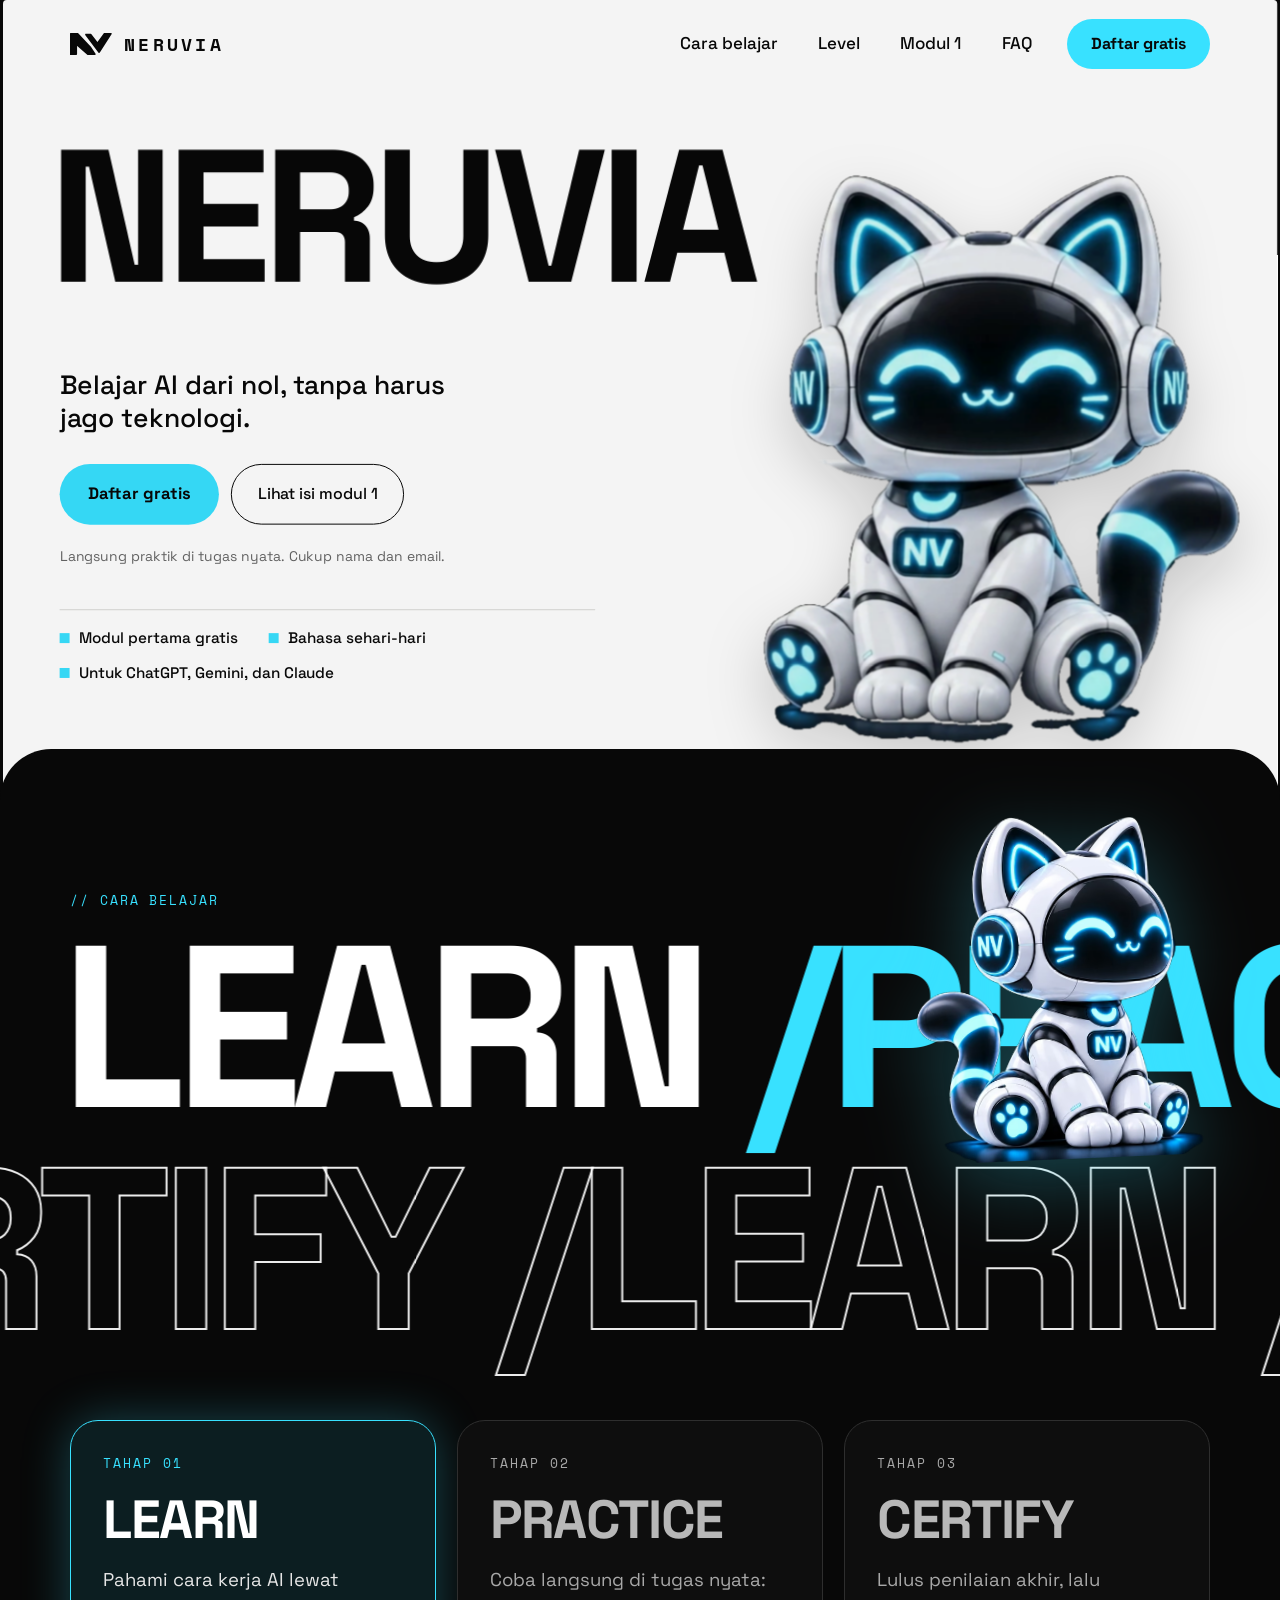
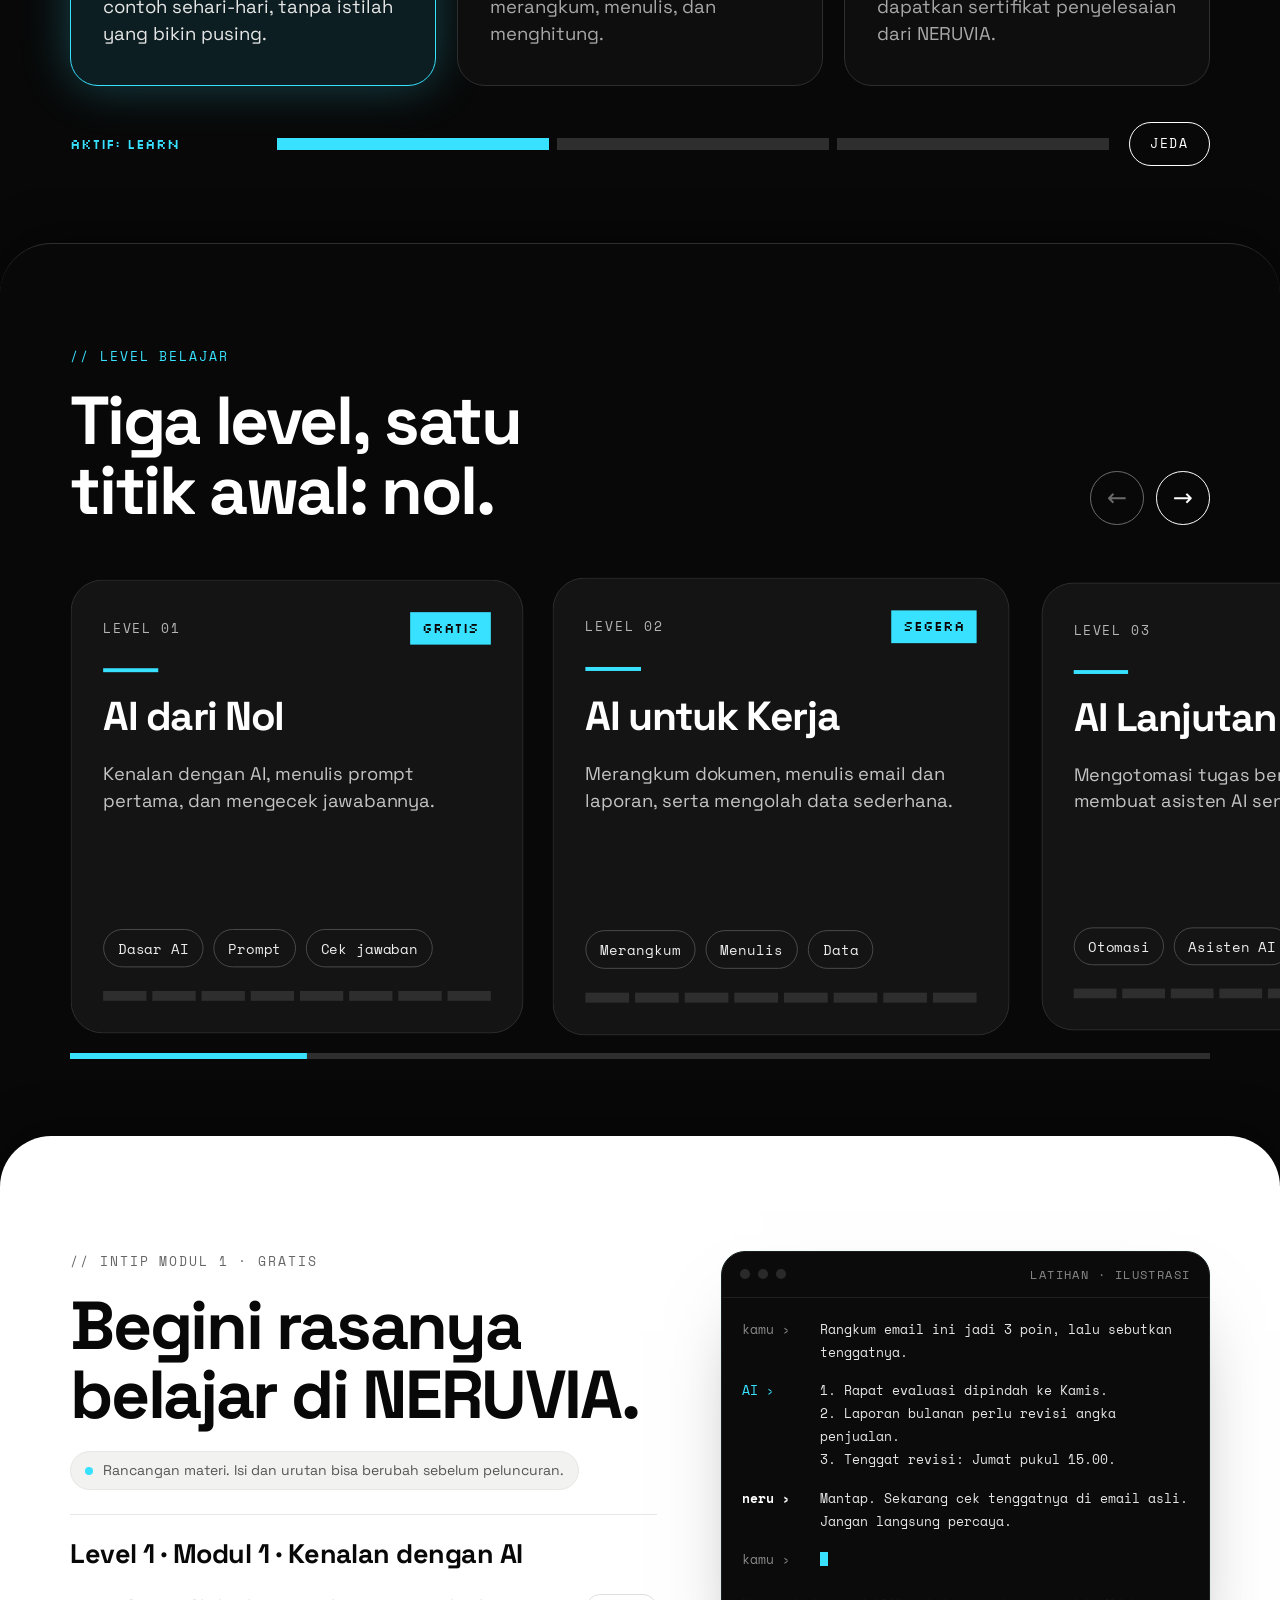
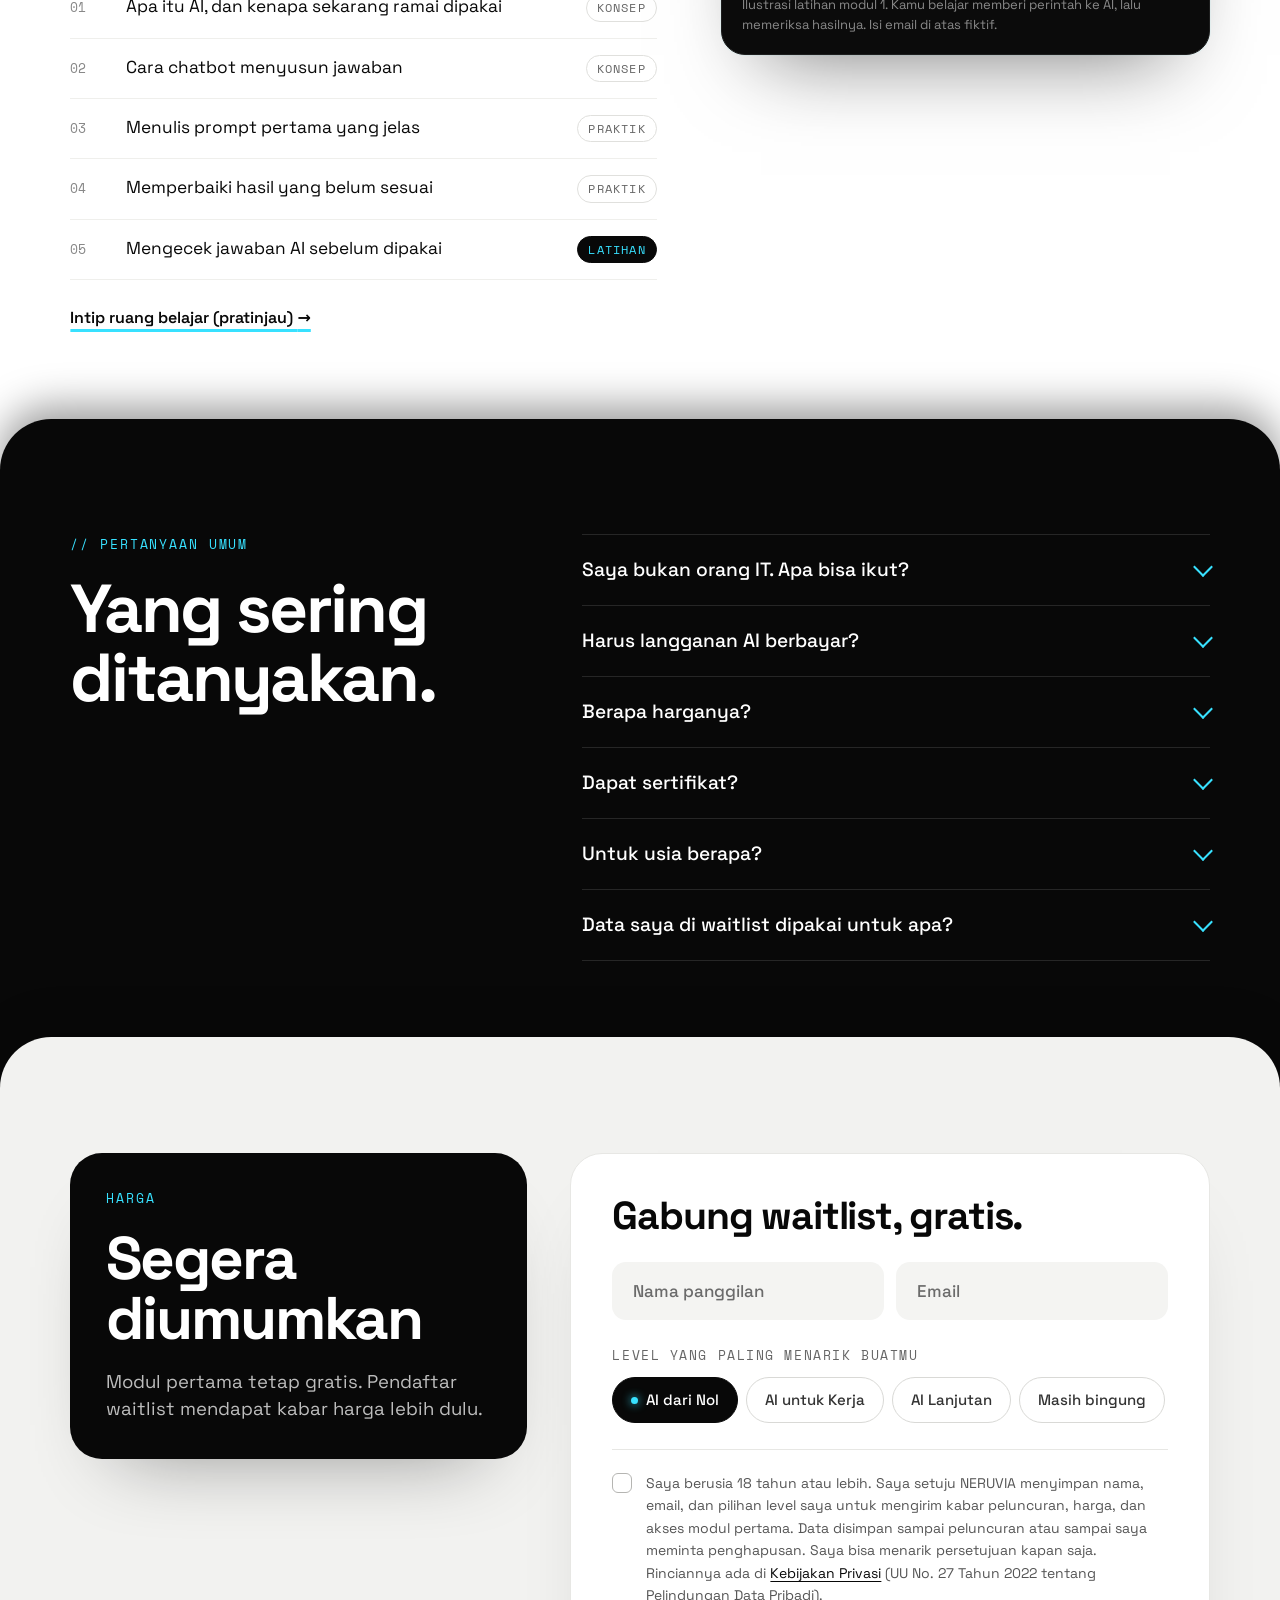
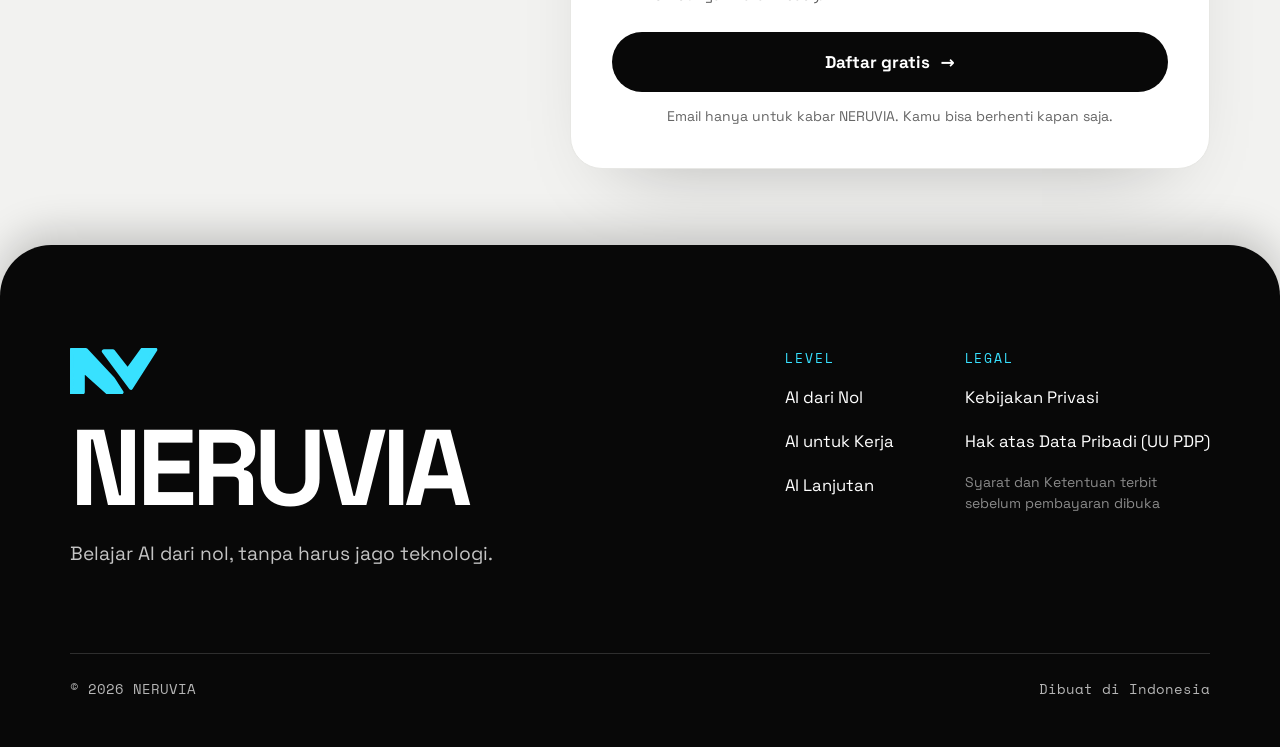
<file: index.html>
<!DOCTYPE html>
<html lang="id">
<head>
<meta charset="utf-8">
<meta name="viewport" content="width=device-width, initial-scale=1">
<title>NERUVIA — Belajar AI dari nol, tanpa harus jago teknologi</title>
<meta name="description" content="Belajar AI dari nol, tanpa harus jago teknologi. Langsung praktik di tugas nyata, pakai bahasa sehari-hari, bareng Neru si robot kucing. Modul pertama gratis.">
<meta name="theme-color" content="#ffffff">
<meta property="og:type" content="website">
<meta property="og:title" content="NERUVIA — Belajar AI dari nol, tanpa harus jago teknologi">
<meta property="og:description" content="Langsung praktik di tugas nyata, pakai bahasa sehari-hari. Modul pertama gratis.">
<meta property="og:locale" content="id_ID">
<meta property="og:site_name" content="NERUVIA">
<!-- seo:alamat mulai (dibuat tools/buat-seo.mjs; kosong selama alamat situs belum ditetapkan) -->
<!-- seo:alamat selesai -->
<link rel="icon" type="image/svg+xml" href="assets/brand/neruvia-icon-cyan.svg">
<link rel="apple-touch-icon" href="assets/brand/neruvia-icon-cyan-180.png">
<link rel="preload" href="assets/fonts/SpaceGrotesk-latin.woff2" as="font" type="font/woff2" crossorigin>
<link rel="preload" as="image" type="image/avif" imagesrcset="assets/neru-512.avif 512w, assets/neru-768.avif 768w, assets/neru-1024.avif 1024w" imagesizes="(max-width:900px) min(64vw,360px), min(39vw,585px)" fetchpriority="high">

<style>
/* ---------- FONT (disajikan lokal, OFL) ---------- */
@font-face{font-family:'Space Grotesk';font-weight:300 700;font-style:normal;font-display:swap;src:url(assets/fonts/SpaceGrotesk-latin.woff2) format('woff2')}
@font-face{font-family:'Space Mono';font-weight:400;font-style:normal;font-display:swap;src:url(assets/fonts/SpaceMono-400-latin.woff2) format('woff2')}
@font-face{font-family:'Space Mono';font-weight:700;font-style:normal;font-display:swap;src:url(assets/fonts/SpaceMono-700-latin.woff2) format('woff2')}
@font-face{font-family:'Silkscreen';font-weight:400;font-style:normal;font-display:swap;src:url(assets/fonts/Silkscreen-400-latin.woff2) format('woff2')}
@font-face{font-family:'Silkscreen';font-weight:700;font-style:normal;font-display:swap;src:url(assets/fonts/Silkscreen-700-latin.woff2) format('woff2')}
@font-face{font-family:'Space Grotesk Fallback';font-weight:300 599;src:local('Arial'),local('Liberation Sans'),local('Helvetica');unicode-range:U+0000-00FF,U+0131,U+0152-0153,U+02BB-02BC,U+02C6,U+02DA,U+02DC,U+2000-206F,U+2074,U+20AC,U+2122,U+2191,U+2193,U+2212,U+2215,U+FEFF,U+FFFD;size-adjust:106%;ascent-override:92.8%;descent-override:27.5%;line-gap-override:0%}
@font-face{font-family:'Space Grotesk Fallback';font-weight:600 700;src:local('Arial Bold'),local('Arial-BoldMT'),local('Liberation Sans Bold'),local('Helvetica Bold');unicode-range:U+0000-00FF,U+0131,U+0152-0153,U+02BB-02BC,U+02C6,U+02DA,U+02DC,U+2000-206F,U+2074,U+20AC,U+2122,U+2191,U+2193,U+2212,U+2215,U+FEFF,U+FFFD;size-adjust:100.3%;ascent-override:98.1%;descent-override:29.1%;line-gap-override:0%}
/* Judul NERUVIA hanya huruf kapital tebal: Space Grotesk 700 sekitar 10% lebih sempit dari Arial Bold pada tujuh huruf itu, jadi diberi fallback sendiri supaya judul raksasa tidak melompat saat font tiba. */
@font-face{font-family:'Space Grotesk Title Fallback';font-weight:700;src:local('Arial Bold'),local('Arial-BoldMT'),local('Liberation Sans Bold'),local('Helvetica Bold');unicode-range:U+0000-00FF,U+0131,U+0152-0153,U+02BB-02BC,U+02C6,U+02DA,U+02DC,U+2000-206F,U+2074,U+20AC,U+2122,U+2191,U+2193,U+2212,U+2215,U+FEFF,U+FFFD;size-adjust:89.9%;ascent-override:109.5%;descent-override:32.5%;line-gap-override:0%}
@font-face{font-family:'Space Mono Fallback';font-weight:400;src:local('Courier New'),local('Liberation Mono'),local('Cousine');unicode-range:U+0000-00FF,U+0131,U+0152-0153,U+02BB-02BC,U+02C6,U+02DA,U+02DC,U+2000-206F,U+2074,U+20AC,U+2122,U+2191,U+2193,U+2212,U+2215,U+FEFF,U+FFFD;size-adjust:102%;ascent-override:109.8%;descent-override:35.4%;line-gap-override:0%}
@font-face{font-family:'Space Mono Fallback';font-weight:700;src:local('Courier New Bold'),local('Liberation Mono Bold'),local('Cousine Bold');unicode-range:U+0000-00FF,U+0131,U+0152-0153,U+02BB-02BC,U+02C6,U+02DA,U+02DC,U+2000-206F,U+2074,U+20AC,U+2122,U+2191,U+2193,U+2212,U+2215,U+FEFF,U+FFFD;size-adjust:102%;ascent-override:109.8%;descent-override:35.4%;line-gap-override:0%}
@font-face{font-family:'Silkscreen Fallback';font-weight:400 700;src:local('Courier New'),local('Liberation Mono'),local('Cousine');unicode-range:U+0000-00FF,U+0131,U+0152-0153,U+02BB-02BC,U+02C6,U+02DA,U+02DC,U+2000-206F,U+2074,U+20AC,U+2122,U+2191,U+2193,U+2212,U+2215,U+FEFF,U+FFFD;size-adjust:113.4%;ascent-override:90.8%;descent-override:22%;line-gap-override:0%}

/* ---------- TOKEN (Arah Visual v0.2) ---------- */
:root{
  --ink:#080808; --muted:#666; --paper:#fff; --surface:#F2F2F0; --rule:#D9D9D6;
  --d-surface:#0E0E0E; --d-card:#141414; --d-line:#2E2E2E; --d-muted:#B5B5B5;
  --cyan:#38E1FF;
  --ease-lux:cubic-bezier(.16,1,.3,1);
  --f-main:'Space Grotesk','Space Grotesk Fallback',system-ui,-apple-system,'Segoe UI',Roboto,sans-serif;
  --f-mono:'Space Mono','Space Mono Fallback',ui-monospace,Menlo,Consolas,monospace;
  --f-pixel:'Silkscreen','Silkscreen Fallback','Courier New',monospace;
  --u:min(1vw,15px);
  --pad:clamp(20px,5.5vw,80px);
  --sheet:clamp(32px,4vw,56px);
  --scroll:0;
}
*{box-sizing:border-box;margin:0;padding:0}
html{scroll-behavior:smooth;-webkit-text-size-adjust:100%}
body{font-family:var(--f-main);background:var(--ink);color:var(--ink);-webkit-font-smoothing:antialiased;overflow-x:hidden;line-height:1.5}
img{display:block;max-width:100%}
a{color:inherit}
button{font:inherit}
:focus-visible{outline:3px solid var(--cyan);outline-offset:3px;border-radius:8px}
.light :focus-visible{outline-color:var(--ink)}
.skip{position:absolute;left:-999px;top:8px;background:var(--ink);color:#fff;padding:10px 16px;border-radius:10px;z-index:100}
.skip:focus{left:8px}
.mono{font-family:var(--f-mono);letter-spacing:.14em;text-transform:uppercase;font-size:clamp(12px,1.05vw,15px)}
.pix{font-family:var(--f-pixel)}

/* ---------- PROGRES + NAV ---------- */
.progress{position:fixed;inset:0 0 auto 0;height:3px;z-index:70;pointer-events:none}
.progress i{display:block;height:100%;background:var(--cyan);transform-origin:0 50%;transform:scaleX(var(--scroll));box-shadow:0 0 12px var(--cyan)}
.nav{position:fixed;inset:0 0 auto 0;z-index:60;height:88px;padding:0 var(--pad);display:flex;align-items:center;justify-content:space-between;color:var(--ink);transition:color .35s,background-color .35s,height .35s;--navbg:#fff}
.nav.on-dark{color:#fff;--navbg:#080808}
.nav .brand{display:inline-flex;align-items:center;gap:12px;min-height:44px;font-family:var(--f-mono);font-weight:700;font-size:18px;letter-spacing:.18em;text-decoration:none}
.nav .brand .mk{height:22px;width:auto;color:var(--ink);flex:none;transition:color .35s}
.nav.on-dark .brand .mk{color:var(--cyan)}
.nav .links{display:flex;gap:28px;align-items:center}
.nav .links a:not(.cta){display:inline-flex;align-items:center;justify-content:center;min-height:44px;min-width:44px;padding:0 6px;font-size:17px;font-weight:500;text-decoration:none}
.nav .links a:not(.cta):hover{text-decoration:underline;text-underline-offset:6px;text-decoration-thickness:2px}
.nav .menu-btn{display:none}
.menu{display:none}
.nav.stuck{height:68px;background:color-mix(in srgb,var(--navbg) 80%,transparent);backdrop-filter:blur(12px);-webkit-backdrop-filter:blur(12px)}
.cta{display:inline-flex;align-items:center;justify-content:center;background:var(--cyan);color:var(--ink);font-weight:700;font-size:16px;padding:13px 24px;border-radius:999px;text-decoration:none;border:0;cursor:pointer;min-height:46px;transition:transform .2s,box-shadow .2s}
.cta:hover{transform:translateY(-2px);box-shadow:0 10px 30px -8px rgba(56,225,255,.9)}
.cta.lg{font-size:clamp(16px,1.3vw,19px);padding:clamp(15px,1.4vw,20px) clamp(24px,2.2vw,32px)}
.ghost{display:inline-flex;align-items:center;border:1.5px solid currentColor;font-weight:500;font-size:clamp(16px,1.25vw,18px);padding:clamp(14px,1.3vw,18px) clamp(22px,2vw,28px);border-radius:999px;text-decoration:none;transition:background .2s}
.ghost:hover{background:color-mix(in srgb,currentColor 8%,transparent)}

/* ---------- LEMBARAN BERTUMPUK ---------- */
.sheet{position:relative;margin-top:calc(var(--sheet) * -1);border-radius:var(--sheet) var(--sheet) 0 0}

/* ---------- 1. HERO (terang) ---------- */
.hero{position:relative;background:var(--paper);height:max(calc(var(--u) * 62.5),min(100svh,760px));min-height:640px;overflow:clip;isolation:isolate;padding-bottom:var(--sheet)}
.hero .title{font-family:'Space Grotesk','Space Grotesk Title Fallback',system-ui,-apple-system,'Segoe UI',Roboto,sans-serif;position:absolute;left:calc(var(--u) * 3.6);right:0;top:calc(var(--u) * 9.6);text-align:left;font-size:calc(var(--u) * 14.8);line-height:1;font-weight:700;letter-spacing:-.045em;white-space:nowrap;z-index:1;
  transform:translate3d(0,calc(var(--hp,0) * 70px),0);will-change:transform}
.hero .title span{display:inline-block;opacity:0;transform:translateY(.35em);animation:rise .9s cubic-bezier(.2,.8,.2,1) forwards;animation-delay:calc(var(--i) * 60ms + 100ms)}
@keyframes rise{to{opacity:1;transform:none}}
.hero .neru{position:absolute;left:calc(var(--u) * 58.4);top:calc(var(--u) * 12.5);width:calc(var(--u) * 39);z-index:3;
  transform:translate3d(0,calc(var(--hp,0) * -110px),0) scale(calc(1 + var(--hp,0) * .08)) rotate(calc(var(--hp,0) * -3deg));will-change:transform}
.hero .neru{aspect-ratio:547/648;filter:drop-shadow(0 24px 30px rgba(8,8,8,.18))}
.hero .neru img,.hero .neru canvas{position:absolute;inset:0;width:100%;height:100%;object-fit:contain}
.hero .neru canvas{display:none}
.hero .neru.live canvas{display:block}
.hero .neru.live img{display:none}
.hero .copy{position:absolute;left:calc(var(--u) * 4.45);top:calc(var(--u) * 29);width:calc(var(--u) * 40);z-index:4;display:flex;flex-direction:column;gap:calc(var(--u) * 2.2)}
.hero .lead{font-size:calc(var(--u) * 2.08);line-height:1.25;font-weight:500;text-wrap:pretty}
.hero .btns{display:flex;gap:12px;flex-wrap:wrap}
.micro{font-size:14px;line-height:1.45;color:var(--muted);margin-top:-6px}
form .micro{text-align:center;margin-top:-12px}
.hero .facts{position:absolute;left:calc(var(--u) * 4.45);bottom:calc(var(--u) * 7.6 + var(--sheet) * .3);width:calc(var(--u) * 42);z-index:4;list-style:none;display:flex;flex-wrap:wrap;gap:12px calc(var(--u) * 2.4);border-top:1px solid var(--rule);padding-top:16px}
.facts li{display:flex;gap:14px;align-items:center;font-size:clamp(16px,1.4vw,20px);font-weight:500;padding:16px 0;border-top:1px solid var(--rule)}
.hero .facts li{padding:0;border-top:0;gap:10px;font-size:clamp(15px,1.2vw,18px)}
.facts li::before{content:"";width:10px;height:10px;background:var(--cyan);flex:none}

/* ---------- 2. GELAP: marquee + tahap ---------- */
.dark{background:var(--ink);color:#fff}
.stages{z-index:2;padding:calc(var(--sheet) + clamp(56px,7vw,100px)) 0 clamp(80px,10vw,150px);overflow:clip}
.stages .eyebrow{padding:0 var(--pad);color:var(--cyan)}
.marquee{position:relative;margin-top:12px;display:grid;gap:clamp(2px,.8vw,12px);user-select:none}
.marquee .row{font-family:'Space Grotesk','Space Grotesk Title Fallback',system-ui,-apple-system,'Segoe UI',Roboto,sans-serif;white-space:nowrap;font-weight:700;line-height:.92;letter-spacing:-.05em;font-size:clamp(76px,18vw,268px);will-change:transform}
.marquee .r1{transform:translate3d(calc(8vw - var(--mp,0) * 34vw),0,0)}
.marquee .r1 b{color:var(--cyan);font-weight:700}
.marquee .r2{color:transparent;-webkit-text-stroke:2px rgba(255,255,255,.92);transform:translate3d(calc(-30vw + var(--mp,0) * 30vw),0,0)}
.stages .wave{position:absolute;right:calc(var(--pad) + 1vw);top:clamp(10px,3vw,50px);width:clamp(150px,22vw,330px);z-index:3;pointer-events:none;
  transform:translate3d(0,calc((var(--mp,.5) - .5) * -70px),0) rotate(calc((var(--mp,.5) - .5) * 6deg));will-change:transform}
.stages .wave img{width:100%;height:auto;filter:drop-shadow(0 20px 40px rgba(56,225,255,.28))}
.stages .wrap{padding:0 var(--pad)}
.steps{display:grid;grid-template-columns:repeat(3,minmax(0,1fr));gap:clamp(14px,1.7vw,24px);margin-top:clamp(36px,5vw,72px)}
.step{cursor:pointer;text-align:left;color:inherit;font-family:inherit;border-radius:28px;padding:clamp(22px,2.5vw,36px);display:flex;flex-direction:column;gap:20px;min-height:clamp(220px,20.8vw,300px);border:1.5px solid var(--d-line);background:var(--d-surface);transition:border-color .45s,background .45s,box-shadow .45s,opacity .8s,transform .8s}
.step .n{font-family:var(--f-mono);font-size:clamp(12px,1.05vw,15px);letter-spacing:.14em;color:#A8A8A8;transition:color .45s}
.step .k{font-size:clamp(34px,4.2vw,60px);font-weight:700;letter-spacing:-.03em;line-height:1;color:#B8B8B8;transition:color .45s}
.step .t{font-size:clamp(16px,1.45vw,21px);line-height:1.45;color:#A8A8A8;text-wrap:pretty;transition:color .45s}
.step.on{border-color:var(--cyan);background:rgba(56,225,255,.1);box-shadow:0 0 48px rgba(56,225,255,.28)}
.step.on .n{color:var(--cyan)}.step.on .k{color:#fff}.step.on .t{color:#E6E6E6}
.meter{display:flex;align-items:center;gap:20px;margin-top:clamp(24px,2.8vw,40px)}
.meter .lab{font-family:var(--f-pixel);font-size:clamp(13px,1.1vw,16px);color:var(--cyan);min-width:clamp(150px,14.6vw,210px)}
.meter .bars{display:flex;gap:8px;flex:1}
.meter .bars i{flex:1;height:12px;background:var(--d-line);transition:background .35s}
.meter .bars i.on{background:var(--cyan)}
.meter .bars{min-width:120px}
.meter .rot{flex:none;min-height:44px;padding:0 20px;border:1.5px solid #fff;border-radius:999px;background:transparent;color:#fff;font-family:var(--f-mono);font-size:13px;font-weight:500;letter-spacing:.12em;cursor:pointer;transition:background .2s,color .2s,border-color .2s}
.meter .rot:hover{background:var(--cyan);border-color:var(--cyan);color:var(--ink)}

/* ---------- 3. GELAP: carousel jalur ---------- */
.paths{z-index:3;border-top:1px solid var(--d-line);padding:clamp(72px,8vw,112px) 0 clamp(80px,10vw,140px);box-shadow:0 -12px 40px rgba(0,0,0,.4)}
.head{display:flex;justify-content:space-between;align-items:flex-end;gap:24px;flex-wrap:wrap;padding:0 var(--pad)}
.eyebrow{color:var(--cyan)}
.h2{font-size:clamp(34px,5.3vw,76px);line-height:1.02;font-weight:700;letter-spacing:-.035em;margin-top:20px;max-width:12.5em;text-wrap:balance}
.arrows{display:flex;gap:12px}
.arrows button{width:clamp(48px,4.2vw,60px);aspect-ratio:1;border-radius:50%;border:1.5px solid #fff;background:transparent;color:#fff;font-size:24px;cursor:pointer;transition:background .2s,color .2s}
.arrows button:hover{background:var(--cyan);border-color:var(--cyan);color:var(--ink)}
.arrows button[aria-disabled=true],.arrows button[aria-disabled=true]:hover{opacity:.4;cursor:default;background:transparent;border-color:#fff;color:#fff}
.rail:focus-visible{outline-offset:-4px;border-radius:0}
.rail{display:flex;gap:24px;overflow-x:auto;scroll-snap-type:x mandatory;padding:clamp(32px,4vw,56px) var(--pad) 10px;scroll-padding-inline:var(--pad);scrollbar-width:none;-webkit-overflow-scrolling:touch}
.rail::-webkit-scrollbar{display:none}
.card{flex:none;width:min(84vw,460px);scroll-snap-align:start;background:var(--d-card);border:1px solid #2E2E2E;border-radius:32px;padding:clamp(24px,2.5vw,36px);display:flex;flex-direction:column;gap:24px;min-height:clamp(420px,36vw,520px);transform:scale(var(--cs,1));transition:transform .25s,border-color .25s}
.card:hover{border-color:var(--cyan)}
.card .top{display:flex;justify-content:space-between;align-items:center}
.card .top .mono{color:var(--d-muted)}
.badge{font-family:var(--f-pixel);font-size:14px;background:var(--cyan);color:var(--ink);padding:6px 12px}
.card .bar{width:56px;height:4px;background:var(--cyan)}
.card h3{font-size:clamp(32px,3.2vw,46px);line-height:1.05;font-weight:700;letter-spacing:-.03em}
.card p{font-size:clamp(16px,1.45vw,21px);line-height:1.45;color:#C4C4C4;text-wrap:pretty}
.tags{display:flex;flex-wrap:wrap;gap:10px;margin-top:auto}
.tags span{font-family:var(--f-mono);font-size:14px;border:1px solid #4A4A4A;border-radius:999px;padding:8px 14px;color:#EDEDED}
.px{display:flex;gap:6px}.px i{flex:1;height:10px;background:#2E2E2E}
.rail-bar{margin:6px var(--pad) 0;height:6px;background:var(--d-line);position:relative}
.rail-bar i{position:absolute;inset:0;background:var(--cyan);transform:scaleX(var(--tp,.2));transform-origin:0 50%}

/* ---------- 4. TERANG: aman dan legal ---------- */
.light{background:var(--paper);color:var(--ink)}
.legal{z-index:5;padding:clamp(88px,9vw,130px) var(--pad) clamp(88px,10vw,150px);display:grid;grid-template-columns:minmax(0,5fr) minmax(0,7fr);gap:clamp(32px,5vw,72px);box-shadow:0 -12px 40px rgba(0,0,0,.25)}
.legal .eyebrow{color:#666}
.legal p.sub{font-size:clamp(17px,1.5vw,22px);line-height:1.5;color:var(--muted);margin-top:28px;max-width:460px;text-wrap:pretty}
.std{display:grid;grid-template-columns:repeat(2,minmax(0,1fr));gap:20px}
.std article{border-radius:28px;padding:clamp(22px,2.2vw,32px);display:flex;flex-direction:column;gap:14px;min-height:clamp(200px,18vw,260px);background:var(--surface);border:1px solid #E7E7E4;transition:border-color .3s,background .3s}
.std article:hover{border-color:#C9C9C5;background:#EDEDEA}
.std article .mono{display:inline-flex;align-items:center;gap:10px}
.std article .mono::before{content:"";width:8px;height:8px;background:var(--cyan);flex:none}
/* Kartu batas praktik dibalik gelap: pesan legal paling menonjol */
.std article:nth-child(4){background:var(--ink);border-color:var(--ink);color:#fff}
.std article:nth-child(4):hover{background:#141414}
.std article:nth-child(4) .mono{color:var(--cyan)}
.std article:nth-child(4) .mono::before{box-shadow:0 0 10px var(--cyan)}
.std article:nth-child(4) p{color:#BDBDBD}
.std h3{font-size:clamp(22px,2.1vw,30px);line-height:1.12;font-weight:700;letter-spacing:-.02em}
.std p{font-size:clamp(15px,1.3vw,19px);line-height:1.45;color:#555;margin-top:auto;text-wrap:pretty}

/* ---------- 5. TERANG: harga + waitlist ---------- */
.join{z-index:7;background:var(--surface);padding:clamp(88px,9vw,130px) var(--pad) clamp(88px,10vw,150px);display:grid;grid-template-columns:minmax(0,5fr) minmax(0,7fr);gap:clamp(28px,3.4vw,48px);align-items:start;box-shadow:0 -12px 40px rgba(0,0,0,.2)}
.price{background:var(--ink);color:#fff;box-shadow:0 40px 80px -48px rgba(8,8,8,.45);border-radius:32px;padding:clamp(26px,2.8vw,40px);display:flex;flex-direction:column;gap:20px;min-height:clamp(260px,23.6vw,340px)}
.price .big{font-size:clamp(40px,4.7vw,68px);line-height:1;font-weight:700;letter-spacing:-.035em}
.price .mono{color:var(--cyan)}
.price p{font-size:clamp(16px,1.45vw,21px);line-height:1.45;color:#BDBDBD;margin-top:auto;text-wrap:pretty}
/* Form waitlist: gaya editorial halus (garis rambut, tanpa border tebal) */
form{background:#fff;border-radius:32px;padding:clamp(28px,3.2vw,48px);display:flex;flex-direction:column;gap:26px;border:1px solid #E7E7E4;box-shadow:0 40px 80px -48px rgba(8,8,8,.28)}
form h2{font-size:clamp(32px,3.05vw,44px);line-height:1.05;font-weight:700;letter-spacing:-.03em}
.two{display:grid;grid-template-columns:1fr 1fr;gap:12px}
input[type=text],input[type=email]{height:58px;border:1px solid transparent;border-radius:14px;padding:0 20px;font:500 17px var(--f-main);color:var(--ink);background:#F4F4F2;width:100%;transition:background .25s,border-color .25s,box-shadow .25s}
input[type=text]:hover,input[type=email]:hover{background:#EFEFEC}
input[type=text]:focus,input[type=email]:focus{background:#fff;border-color:var(--ink);outline:2px solid var(--ink);outline-offset:2px;box-shadow:0 0 0 4px rgba(56,225,255,.35)}
input::placeholder{color:#6B6B6B}
.chips-l{font-family:var(--f-mono);font-size:13px;letter-spacing:.12em;color:#666;margin-bottom:12px;text-transform:uppercase}
.chips{display:flex;gap:8px;flex-wrap:wrap}
.chip{cursor:pointer;font-size:15px;font-weight:500;min-height:46px;padding:0 18px;border-radius:999px;border:1px solid #D9D9D6;background:#fff;color:#333;display:inline-flex;align-items:center;gap:8px;transition:background .25s,border-color .25s,color .25s}
.chip:hover{border-color:var(--ink);color:var(--ink)}
.chip[aria-pressed=true]{background:var(--ink);border-color:var(--ink);color:#fff}
.chip[aria-pressed=true]::before{content:"";width:7px;height:7px;border-radius:50%;background:var(--cyan);box-shadow:0 0 10px var(--cyan)}
.chip:focus-visible,.consent input:focus-visible,.submit:focus-visible{outline:2px solid var(--ink);outline-offset:3px}
.consent{display:flex;gap:14px;align-items:flex-start;border-top:1px solid #E7E7E4;padding-top:22px;cursor:pointer}
.consent input{appearance:none;-webkit-appearance:none;width:20px;height:20px;margin-top:1px;flex:none;border:1.5px solid #B5B5B2;border-radius:6px;background:#fff;display:grid;place-content:center;cursor:pointer;transition:background .2s,border-color .2s}
.consent input::after{content:"";width:10px;height:6px;border:2px solid #fff;border-top:0;border-right:0;rotate:-45deg;translate:0 -1px;opacity:0;transition:opacity .2s}
.consent input:checked{background:var(--ink);border-color:var(--ink)}
.consent input:checked::after{opacity:1}
.consent span{font-size:14px;line-height:1.6;color:#555;text-wrap:pretty}
.field{display:flex;flex-direction:column;gap:8px;min-width:0}
.fe{display:none;font-size:14px;font-weight:500;line-height:1.4;color:#A01B12}
.fe.on{display:block}
input[aria-invalid=true]{border-color:#A01B12;background:#FFF5F4}
input[aria-invalid=true]:focus{box-shadow:0 0 0 4px rgba(160,27,18,.18)}
.consent.bad>input{border-color:#A01B12}
.consent.bad>span{color:#A01B12}
.consent .fe{margin-top:6px}
.cwrap{display:flex;flex-direction:column;gap:8px}
.msg{font-size:15px;font-weight:500}
.msg:empty{display:none}
.msg.err{color:#A01B12}.msg.ok,.msg.info{background:#F4F4F2;border-left:3px solid var(--cyan);border-radius:0 12px 12px 0;padding:14px 18px;color:var(--ink)}
.hp{position:absolute;left:-9999px;opacity:0}
.submit{height:60px;font-size:17px;width:100%;background:var(--ink);color:#fff;gap:10px;transition:background .3s,color .3s}
.submit::after{content:"\2192";transition:translate .3s var(--ease-lux)}
.submit:hover{background:var(--cyan);color:var(--ink)}
.submit:hover::after{translate:4px 0}
.submit[aria-busy=true]{pointer-events:none;background:#2a2a2a;color:#fff}
.submit[aria-busy=true]::after{content:"";width:18px;height:18px;border:2px solid rgba(255,255,255,.35);border-top-color:var(--cyan);border-radius:50%;animation:wlspin .8s linear infinite}
@keyframes wlspin{to{rotate:360deg}}
.done{display:none;flex-direction:column;gap:14px}
.done:focus{outline:none}
.done h3{font-size:clamp(26px,2.4vw,34px);line-height:1.1;font-weight:700;letter-spacing:-.02em}
.done p{font-size:16px;line-height:1.6;color:#444}
.done .again{align-self:flex-start;background:none;border:0;padding:0;font:600 15px var(--f-main);color:var(--ink);text-decoration:underline;text-underline-offset:4px;cursor:pointer}
form.sent>*:not(.done){display:none}
form.sent>.done{display:flex}

/* ---------- 6. GELAP: footer ---------- */
footer{z-index:8;padding:clamp(80px,8vw,110px) var(--pad) 48px;box-shadow:0 -12px 40px rgba(0,0,0,.2)}
.foot{display:flex;justify-content:space-between;gap:48px;align-items:flex-start;flex-wrap:wrap}
.foot .foot-mk{display:block;height:clamp(34px,3.6vw,52px);width:auto;color:var(--cyan);margin-bottom:clamp(18px,2vw,28px)}
.foot .word{font-size:clamp(64px,8.4vw,120px);line-height:.9;font-weight:700;letter-spacing:-.05em}
.foot .word+p{font-size:clamp(17px,1.5vw,22px);line-height:1.45;color:#C4C4C4;margin-top:24px;max-width:520px}
.cols{display:grid;grid-template-columns:repeat(2,auto);gap:clamp(32px,5.5vw,80px)}
.cols div{display:flex;flex-direction:column;gap:0}
.cols .mono{margin-bottom:8px}
.cols .mono{color:var(--cyan)}
.cols a{display:flex;align-items:center;min-height:44px;text-decoration:none;font-size:clamp(16px,1.3vw,19px)}
.cols a:hover{color:var(--cyan)}
.cols .soon{margin-top:8px;font-size:14px;line-height:1.5;color:#8A8A8A;max-width:220px}
.base{margin-top:clamp(56px,6.6vw,96px);padding-top:24px;border-top:1px solid #2E2E2E;font-family:var(--f-mono);font-size:14px;color:var(--d-muted);display:flex;justify-content:space-between;gap:16px;flex-wrap:wrap}


/* ---------- 3b. TERANG: intip modul 1 + ilustrasi lab ---------- */
.mod{z-index:4;padding:clamp(88px,9vw,130px) var(--pad) clamp(88px,10vw,150px);display:grid;grid-template-columns:minmax(0,6fr) minmax(0,5fr);gap:clamp(32px,5vw,72px);align-items:start;box-shadow:0 -12px 40px rgba(0,0,0,.35)}
.mod .eyebrow,.faq-sec .eyebrow{color:#666}
.faq-sec .eyebrow{color:var(--cyan)}
.mod .note{display:inline-flex;align-items:center;gap:10px;margin-top:22px;font-size:14px;color:#555;border:1px solid #E7E7E4;border-radius:999px;padding:8px 14px;background:var(--surface)}
.mod .note::before{content:"";width:8px;height:8px;border-radius:50%;background:var(--cyan);flex:none}
.lessons{margin-top:24px;border-top:1px solid #E7E7E4}
.lessons h3{font-size:clamp(22px,2.1vw,30px);line-height:1.15;font-weight:700;letter-spacing:-.02em;margin:24px 0 8px}
.lessons ol{list-style:none;counter-reset:l}
.lessons li{counter-increment:l;display:grid;grid-template-columns:44px 1fr auto;gap:12px;align-items:baseline;padding:16px 0;border-bottom:1px solid #EFEFEC;font-size:clamp(16px,1.35vw,19px);line-height:1.45}
.lessons li::before{content:counter(l,decimal-leading-zero);font-family:var(--f-mono);font-size:13px;color:#888}
.lessons li span{font-family:var(--f-mono);font-size:12px;letter-spacing:.1em;text-transform:uppercase;color:#666;border:1px solid #E0E0DD;border-radius:999px;padding:4px 10px;white-space:nowrap}
.lessons li span.lab{background:var(--ink);border-color:var(--ink);color:var(--cyan)}
.mod .peek{display:inline-block;margin-top:14px;padding:12px 0;font-size:16px;line-height:24px;font-weight:600;color:var(--ink);text-decoration:underline;text-decoration-color:var(--cyan);text-decoration-thickness:3px;text-underline-offset:6px}
.mod .peek:hover{text-decoration-color:var(--ink)}
.term{background:#0B0B0B;color:#E6E6E6;border-radius:24px;border:1px solid #1E1E1E;box-shadow:0 40px 80px -40px rgba(8,8,8,.55),0 0 0 1px rgba(56,225,255,.06);overflow:hidden;position:sticky;top:120px}
.term .bar{display:flex;align-items:center;gap:8px;padding:14px 18px;border-bottom:1px solid #1E1E1E}
.term .bar i{width:10px;height:10px;border-radius:50%;background:#2A2A2A}
.term .bar b{margin-left:auto;font:400 12px var(--f-mono);letter-spacing:.12em;text-transform:uppercase;color:#8A8A8A}
.term pre{margin:0;padding:22px 20px 26px;font:400 clamp(12.5px,1.05vw,14.5px)/1.75 var(--f-mono);white-space:pre-wrap;word-break:break-word}
.term .chat{padding:20px 20px 24px;display:grid;gap:16px;font:400 clamp(12.5px,1.05vw,14.5px)/1.7 var(--f-mono)}
.term .chat .r{display:grid;grid-template-columns:5.5em 1fr;gap:4px}
.term .chat p{margin:0}
.term .p{color:var(--cyan)}.term .ok{color:#fff;font-weight:700}.term .m{color:#8A8A8A}
.term .cur{display:inline-block;width:.6em;height:1.1em;background:var(--cyan);vertical-align:-2px;animation:blink 1.1s steps(1) infinite}
@keyframes blink{50%{opacity:0}}
.term figcaption{padding:0 20px 20px;font-size:13px;line-height:1.5;color:#8A8A8A}

/* ---------- 4b. GELAP: FAQ ---------- */
.faq-sec{z-index:6;padding:clamp(88px,9vw,130px) var(--pad) clamp(88px,10vw,150px);display:grid;grid-template-columns:minmax(0,5fr) minmax(0,7fr);gap:clamp(32px,5vw,72px);align-items:start;box-shadow:0 -12px 40px rgba(0,0,0,.4)}
.qa details{border-bottom:1px solid #262626}
.qa details:first-child{border-top:1px solid #262626}
.qa summary{list-style:none;cursor:pointer;display:flex;justify-content:space-between;align-items:center;gap:24px;padding:22px 0;font-size:clamp(17px,1.5vw,21px);font-weight:500;line-height:1.35;color:#fff}
.qa summary::-webkit-details-marker{display:none}
.qa summary::after{content:"";flex:none;width:12px;height:12px;border-right:2px solid var(--cyan);border-bottom:2px solid var(--cyan);rotate:45deg;translate:0 -3px;transition:rotate .35s var(--ease-lux),translate .35s var(--ease-lux)}
.qa details[open] summary::after{rotate:225deg;translate:0 3px}
.qa summary:focus-visible{outline:2px solid var(--cyan);outline-offset:4px}
.qa details p{padding:0 40px 24px 0;font-size:clamp(15px,1.3vw,18px);line-height:1.65;color:#BDBDBD;text-wrap:pretty}
.qa details p a{color:var(--cyan)}
.consent a{color:var(--ink);text-underline-offset:3px}

/* ---------- REVEAL ---------- */
/* Kartu & blok: masuk dari blur ke tajam. Memakai translate/scale/filter terpisah
   supaya tidak bentrok dengan transform milik elemen (mis. skala kartu carousel). */
.rv{opacity:0;translate:0 48px;scale:.97;filter:blur(10px);
  transition:opacity 1.1s var(--ease-lux),translate 1.3s var(--ease-lux),scale 1.3s var(--ease-lux),filter 1.1s var(--ease-lux),border-color .45s,background .45s,box-shadow .45s;
  transition-delay:var(--d,0ms),var(--d,0ms),var(--d,0ms),var(--d,0ms),0s,0s,0s}
.rv.in{opacity:1;translate:none;scale:none;filter:none}
/* Judul: tiap kata naik dari balik masker */
.rv.split{opacity:1;translate:none;scale:none;filter:none}
.card.rv{transition:opacity 1.1s var(--ease-lux),translate 1.3s var(--ease-lux),scale 1.3s var(--ease-lux),filter 1.1s var(--ease-lux),transform .25s,border-color .25s;
  transition-delay:var(--d,0ms),var(--d,0ms),var(--d,0ms),var(--d,0ms),0s,0s}
.split .w{display:inline-block;overflow:hidden;vertical-align:top;padding-bottom:.1em;margin-bottom:-.1em}
.split .w>span{display:inline-block;translate:0 108%;rotate:4deg;transform-origin:0 100%;
  transition:translate 1.2s var(--ease-lux),rotate 1.2s var(--ease-lux);transition-delay:calc(var(--d,0ms) + var(--wi,0) * 60ms)}
.split.in .w>span{translate:none;rotate:none}

/* ---------- PERGANTIAN SECTION ----------
   Section sebelumnya mundur (mengecil, turun pelan, meredup) saat lembar berikutnya naik.
   --cv (0..1) dan --ty (px) diisi oleh JS di loop scroll. */
.recede{transform:translate3d(0,var(--ty,0px),0) scale(calc(1 - var(--cv,0) * .06));transform-origin:50% 0}
.recede::after{content:"";position:absolute;inset:0;background:#000;opacity:calc(var(--cv,0) * .55);pointer-events:none;z-index:40;border-radius:inherit}
.hero.recede{border-radius:calc(var(--cv,0) * var(--sheet)) calc(var(--cv,0) * var(--sheet)) 0 0}
html.lenis{scroll-behavior:auto}
html.lenis,html.lenis body{height:auto}
.lenis.lenis-stopped{overflow:clip}

/* ---------- MOBILE ---------- */
@media(max-width:900px){
  .nav{height:68px}.nav .links a:not(.cta){display:none}.nav .brand{font-size:16px}
  .nav .links{margin-left:auto}
  .nav .links .cta{white-space:nowrap;padding:10px 18px;font-size:15px;min-height:44px}
  .nav.open .links{visibility:hidden}
  .nav .brand{gap:10px}
  .nav .menu-btn{display:inline-flex;align-items:center;justify-content:center;flex:none;width:48px;height:48px;margin-left:6px;margin-right:-10px;padding:0;background:none;border:0;border-radius:12px;color:inherit;cursor:pointer}
  .menu-btn .bars{position:relative;width:24px;height:16px}
  .menu-btn .bars i{position:absolute;left:0;width:100%;height:2px;border-radius:2px;background:currentColor;transition:transform .25s var(--ease-lux),opacity .2s,top .25s var(--ease-lux)}
  .menu-btn .bars i:nth-child(1){top:0}.menu-btn .bars i:nth-child(2){top:7px}.menu-btn .bars i:nth-child(3){top:14px}
  .nav.open .menu-btn .bars i:nth-child(1){top:7px;transform:rotate(45deg)}
  .nav.open .menu-btn .bars i:nth-child(2){opacity:0}
  .nav.open .menu-btn .bars i:nth-child(3){top:7px;transform:rotate(-45deg)}
  .nav.open{color:#fff;--navbg:#080808;background:#080808}
  .nav.open .brand .mk{color:var(--cyan)}
  .nav.open :focus-visible{outline-color:var(--cyan)}
  html.menu-lock{overflow:hidden}
  .menu{display:flex;position:fixed;inset:0;z-index:55;background:#080808;color:#fff;padding:calc(68px + 28px) var(--pad) 32px;flex-direction:column;justify-content:space-between;overflow-y:auto;visibility:hidden;opacity:0;transition:opacity .25s,visibility 0s linear .25s}
  .menu.open{visibility:visible;opacity:1;transition-delay:0s}
  .menu ul{list-style:none;display:flex;flex-direction:column}
  .menu li{border-top:1px solid var(--d-line)}
  .menu li:last-child{border-bottom:1px solid var(--d-line)}
  .menu li a{display:flex;align-items:center;justify-content:space-between;min-height:64px;padding:12px 4px;font-size:clamp(26px,8vw,36px);font-weight:600;letter-spacing:-.01em;text-decoration:none}
  .menu li a .no{font-family:var(--f-mono);font-size:13px;font-weight:400;letter-spacing:.14em;color:var(--d-muted)}
  .menu li a:hover,.menu li a:active{color:var(--cyan)}
  .menu .cta{margin-top:28px;width:100%}
  .hero{height:auto;min-height:0;padding:96px var(--pad) calc(var(--sheet) + 40px);display:flex;flex-direction:column;align-items:center;text-align:center}
  .hero .title{position:relative;inset:auto;font-size:19.5vw;top:auto;width:100%;text-align:center}
  .hero .neru{position:relative;left:auto;top:auto;width:min(64vw,360px);margin-top:-5vw}
  .hero .copy{position:relative;left:auto;top:auto;width:100%;align-items:center;margin-top:12px;gap:20px}
  .hero .lead{font-size:clamp(20px,5.4vw,28px);max-width:21em}
  .hero .btns{justify-content:center}
  .hero .facts{position:relative;right:auto;bottom:auto;width:100%;margin-top:24px;text-align:left;left:auto;display:block;border-top:0;padding-top:0}
  .hero .facts li{padding:16px 0;border-top:1px solid var(--rule);gap:14px;font-size:clamp(16px,4.4vw,20px)}
  .stages .wave{width:clamp(130px,34vw,220px);top:clamp(70px,22vw,130px)}
  .steps{grid-template-columns:1fr}
  .step{min-height:0}
  .meter{flex-wrap:wrap}
  .legal,.join,.mod,.faq-sec{grid-template-columns:1fr}
  .term{position:relative;top:auto}
  .lessons li{grid-template-columns:36px 1fr}
  .lessons li span{grid-column:2;justify-self:start}
  .std{grid-template-columns:1fr}
  .two{grid-template-columns:1fr}
}

@media(max-width:380px){.nav .brand{font-size:14px;letter-spacing:.12em}.nav .links .cta{padding:10px 14px}}

/* ---------- GERAK DIKURANGI ---------- */
@media(prefers-reduced-motion:reduce){
  html{scroll-behavior:auto}
  *,*::before,*::after{animation:none!important;transition:none!important}
  .hero .title span,.rv{opacity:1;transform:none;translate:none;scale:none;filter:none}
  .split .w>span{translate:none;rotate:none}
  .recede{transform:none!important}.recede::after{display:none}
  .hero .title,.hero .neru,.stages .wave{transform:none!important}
  .marquee .r1{transform:translate3d(0,0,0)!important}.marquee .r2{transform:translate3d(-12vw,0,0)!important}
  .meter .rot{display:none}
}
.no-js .rv,.no-js .hero .title span{opacity:1;transform:none;translate:none;scale:none;filter:none}
</style>
</head>

<body class="no-js">
<script>document.body.classList.remove('no-js')</script>
<a class="skip" href="#waitlist-d">Lompat ke pendaftaran waitlist</a>
<div class="progress" aria-hidden="true"><i></i></div>

<header class="nav" id="nav">
  <a class="brand" href="#top" aria-label="NERUVIA, ke atas halaman"><svg class="mk" viewBox="7 8 133 70" aria-hidden="true" focusable="false"><path d="M9,11 L31,11 L72.2,54.9 L85.4,75.2 L63.8,75.2 L26.5,42 L26.5,75.2 L9,75.2Z M58.3,13 L72.3,13 L94.5,41.5 L117,10.5 L136.7,10.5 L99.5,68.5Z" fill="currentColor" stroke="currentColor" stroke-width="6" stroke-linejoin="round" fill-rule="evenodd"/></svg><span>NERUVIA</span></a>
  <nav class="links" aria-label="Utama">
    <a href="#jalur-d">Cara belajar</a><a href="#level-d">Level</a><a href="#modul-d">Modul 1</a><a href="#faq-d">FAQ</a>
    <a class="cta" href="#waitlist-d">Daftar gratis</a>
  </nav>
  <button class="menu-btn" id="menu-btn" type="button" aria-expanded="false" aria-controls="menu" aria-label="Buka menu"><span class="bars" aria-hidden="true"><i></i><i></i><i></i></span></button>
</header>
<div class="menu" id="menu" role="dialog" aria-modal="true" aria-label="Menu navigasi">
  <nav aria-label="Menu seluler">
    <ul>
      <li><a href="#jalur-d"><span>Cara belajar</span><span class="no" aria-hidden="true">01</span></a></li>
      <li><a href="#level-d"><span>Level</span><span class="no" aria-hidden="true">02</span></a></li>
      <li><a href="#modul-d"><span>Modul 1</span><span class="no" aria-hidden="true">03</span></a></li>
      <li><a href="#faq-d"><span>FAQ</span><span class="no" aria-hidden="true">04</span></a></li>
    </ul>
  </nav>
  <a class="cta lg" href="#waitlist-d">Daftar gratis</a>
</div>

<main id="top">

<!-- ===== 1. HERO ===== -->
<section class="hero light" id="hero" aria-labelledby="h1">
  <h1 class="title" id="h1" aria-label="NERUVIA">
    <span style="--i:0" aria-hidden="true">N</span><span style="--i:1" aria-hidden="true">E</span><span style="--i:2" aria-hidden="true">R</span><span style="--i:3" aria-hidden="true">U</span><span style="--i:4" aria-hidden="true">V</span><span style="--i:5" aria-hidden="true">I</span><span style="--i:6" aria-hidden="true">A</span>
  </h1>
  <div class="neru" id="neru"><picture><source type="image/avif" srcset="assets/neru-512.avif 512w, assets/neru-768.avif 768w, assets/neru-1024.avif 1024w" sizes="(max-width:900px) min(64vw,360px), min(39vw,585px)"><img src="assets/neru.webp" srcset="assets/neru-512.webp 512w, assets/neru-768.webp 768w, assets/neru.webp 1024w" sizes="(max-width:900px) min(64vw,360px), min(39vw,585px)" width="1024" height="1272" alt="Neru, maskot NERUVIA, robot kucing berheadphone dengan mata cyan menyala" fetchpriority="high"></picture><canvas width="547" height="648" aria-hidden="true"></canvas></div>
  <div class="copy">
    <p class="lead">Belajar AI dari nol, tanpa harus jago teknologi.</p>
    <div class="btns">
      <a class="cta lg" href="#waitlist-d">Daftar gratis</a>
      <a class="ghost" href="#modul-d">Lihat isi modul 1</a>
    </div>
    <p class="micro">Langsung praktik di tugas nyata. Cukup nama dan email.</p>
  </div>
  <ul class="facts" aria-label="Fakta singkat">
    <li>Modul pertama gratis</li><li>Bahasa sehari-hari</li><li>Untuk ChatGPT, Gemini, dan Claude</li>
  </ul>
</section>

<!-- ===== 2. GELAP: marquee + tahap belajar ===== -->
<section class="stages dark sheet" id="jalur-d" aria-labelledby="h-stages">
  <p class="eyebrow mono">// Cara belajar</p>
  <h2 id="h-stages" style="position:absolute;left:-9999px">Learn, Practice, Certify</h2>
  <div class="marquee" aria-hidden="true">
    <!-- Ganti kata-kata di bawah sesuka hati. Tanda "/" dan <b> hanya gaya. -->
    <div class="row r1">LEARN <b>/PRACTICE</b> /CERTIFY /LEARN</div>
    <div class="row r2">CERTIFY /LEARN /PRACTICE /CERTIFY</div>
  </div>
  <div class="wave" aria-hidden="true"><picture><source type="image/avif" srcset="assets/neru-wave-512.avif 512w, assets/neru-wave-768.avif 768w, assets/neru-wave-1041.avif 1041w" sizes="(max-width:900px) clamp(130px,34vw,220px), clamp(150px,22vw,330px)"><img src="assets/neru-wave.webp" srcset="assets/neru-wave-512.webp 512w, assets/neru-wave-768.webp 768w, assets/neru-wave.webp 1041w" sizes="(max-width:900px) clamp(130px,34vw,220px), clamp(150px,22vw,330px)" width="1041" height="1273" alt="" loading="lazy" decoding="async"></picture></div>

  <div class="wrap">
    <div class="steps" id="steps" role="group" aria-label="Tahap belajar, pilih salah satu untuk menyorotnya">
      <button type="button" class="step on rv" aria-current="step" data-i="0"><span class="n">TAHAP 01</span><span class="k">LEARN</span><span class="t">Pahami cara kerja AI lewat contoh sehari-hari, tanpa istilah yang bikin pusing.</span></button>
      <button type="button" class="step rv" style="--d:100ms" data-i="1"><span class="n">TAHAP 02</span><span class="k">PRACTICE</span><span class="t">Coba langsung di tugas nyata: merangkum, menulis, dan menghitung.</span></button>
      <button type="button" class="step rv" style="--d:200ms" data-i="2"><span class="n">TAHAP 03</span><span class="k">CERTIFY</span><span class="t">Lulus penilaian akhir, lalu dapatkan sertifikat penyelesaian dari NERUVIA.</span></button>
    </div>
    <div class="meter">
      <div class="lab" id="stage-name" aria-hidden="true">AKTIF: LEARN</div>
      <div class="bars" aria-hidden="true"><i class="on"></i><i></i><i></i></div>
      <button type="button" class="rot" id="rot" aria-label="Jeda pergantian tahap otomatis">JEDA</button>
    </div>
  </div>
</section>

<!-- ===== 3. GELAP: carousel jalur ===== -->
<section class="paths dark sheet" id="level-d" aria-labelledby="h-paths">
  <div class="head">
    <div>
      <p class="eyebrow mono">// Level belajar</p>
      <h2 class="h2 rv split" id="h-paths">Tiga level, satu titik awal: nol.</h2>
    </div>
    <div class="arrows">
      <button type="button" id="prev" aria-label="Geser ke kiri" aria-controls="rail" aria-disabled="true">←</button>
      <button type="button" id="next" aria-label="Geser ke kanan" aria-controls="rail" aria-disabled="false">→</button>
    </div>
  </div>
  <div class="rail" id="rail" tabindex="0" role="region" aria-label="Daftar level belajar, tiga kartu. Gunakan tombol panah kiri dan kanan untuk menggeser">
    <article class="card rv" style="--d:0ms"><div class="top"><span class="mono">Level 01</span><span class="badge">GRATIS</span></div><div class="bar"></div><h3>AI dari Nol</h3><p>Kenalan dengan AI, menulis prompt pertama, dan mengecek jawabannya.</p><div class="tags"><span>Dasar AI</span><span>Prompt</span><span>Cek jawaban</span></div><div class="px" aria-hidden="true"><i></i><i></i><i></i><i></i><i></i><i></i><i></i><i></i></div></article>
    <article class="card rv" style="--d:120ms"><div class="top"><span class="mono">Level 02</span><span class="badge">SEGERA</span></div><div class="bar"></div><h3>AI untuk Kerja</h3><p>Merangkum dokumen, menulis email dan laporan, serta mengolah data sederhana.</p><div class="tags"><span>Merangkum</span><span>Menulis</span><span>Data</span></div><div class="px" aria-hidden="true"><i></i><i></i><i></i><i></i><i></i><i></i><i></i><i></i></div></article>
    <article class="card rv" style="--d:240ms"><div class="top"><span class="mono">Level 03</span><span class="badge">SEGERA</span></div><div class="bar"></div><h3>AI Lanjutan</h3><p>Mengotomasi tugas berulang dan membuat asisten AI sendiri.</p><div class="tags"><span>Otomasi</span><span>Asisten AI</span><span>Workflow</span></div><div class="px" aria-hidden="true"><i></i><i></i><i></i><i></i><i></i><i></i><i></i><i></i></div></article>
  </div>
  <div class="rail-bar" aria-hidden="true"><i id="rbar"></i></div>
</section>

<!-- ===== 3b. TERANG: intip modul 1 ===== -->
<section class="mod light sheet" id="modul-d" aria-labelledby="h-mod">
  <div>
    <p class="eyebrow mono">// Intip modul 1 · gratis</p>
    <h2 class="h2 rv split" id="h-mod">Begini rasanya belajar di NERUVIA.</h2>
    <p class="note rv" style="--d:80ms">Rancangan materi. Isi dan urutan bisa berubah sebelum peluncuran.</p>
    <div class="lessons rv" style="--d:140ms">
      <h3>Level 1 · Modul 1 · Kenalan dengan AI</h3>
      <ol>
        <li>Apa itu AI, dan kenapa sekarang ramai dipakai<span>Konsep</span></li>
        <li>Cara chatbot menyusun jawaban<span>Konsep</span></li>
        <li>Menulis prompt pertama yang jelas<span>Praktik</span></li>
        <li>Memperbaiki hasil yang belum sesuai<span>Praktik</span></li>
        <li>Mengecek jawaban AI sebelum dipakai<span class="lab">Latihan</span></li>
      </ol>
      <a class="peek" href="belajar/">Intip ruang belajar (pratinjau) <span aria-hidden="true">→</span></a>
    </div>
  </div>
  <figure class="term rv" style="--d:200ms" aria-label="Ilustrasi latihan modul 1 NERUVIA">
    <div class="bar" aria-hidden="true"><i></i><i></i><i></i><b>Latihan · ilustrasi</b></div>
<div class="chat">
      <div class="r"><span class="m">kamu ›</span><p>Rangkum email ini jadi 3 poin, lalu sebutkan tenggatnya.</p></div>
      <div class="r"><span class="p">AI ›</span><p>1. Rapat evaluasi dipindah ke Kamis.<br>2. Laporan bulanan perlu revisi angka penjualan.<br>3. Tenggat revisi: Jumat pukul 15.00.</p></div>
      <div class="r"><span class="ok">neru ›</span><p>Mantap. Sekarang cek tenggatnya di email asli. Jangan langsung percaya.</p></div>
      <div class="r"><span class="m">kamu ›</span><p><span class="cur"></span></p></div>
    </div>
    <figcaption>Ilustrasi latihan modul 1. Kamu belajar memberi perintah ke AI, lalu memeriksa hasilnya. Isi email di atas fiktif.</figcaption>
  </figure>
</section>

<!-- ===== 4b. GELAP: FAQ ===== -->
<section class="faq-sec dark sheet" id="faq-d" aria-labelledby="h-faq">
  <div>
    <p class="eyebrow mono">// Pertanyaan umum</p>
    <h2 class="h2 rv split" id="h-faq">Yang sering ditanyakan.</h2>
  </div>
  <div class="qa rv" style="--d:120ms">
    <details><summary>Saya bukan orang IT. Apa bisa ikut?</summary><p>Bisa. Materi dimulai dari nol dan memakai bahasa sehari-hari. Modul pertama gratis, jadi kamu bisa mencoba dulu sebelum memutuskan.</p></details>
    <details><summary>Harus langganan AI berbayar?</summary><p>Tidak. Latihan modul pertama dirancang bisa dikerjakan dengan versi gratis ChatGPT, Gemini, atau Claude.</p></details>
    <details><summary>Berapa harganya?</summary><p>Harga belum final, dan pendaftar waitlist mendapat kabarnya lebih dulu. Modul pertama tetap gratis. Rencana metode pembayarannya QRIS, e-wallet, transfer bank, dan kartu.</p></details>
    <details><summary>Dapat sertifikat?</summary><p>Dapat, setelah kamu lulus penilaian akhir. Sertifikat NERUVIA adalah sertifikat penyelesaian pelatihan, bukan sertifikat kompetensi BNSP.</p></details>
    <details><summary>Untuk usia berapa?</summary><p>Waitlist saat ini khusus untuk usia 18 tahun ke atas.</p></details>
    <details><summary>Data saya di waitlist dipakai untuk apa?</summary><p>Data waitlist hanya dipakai untuk kabar NERUVIA sesuai persetujuanmu. Kamu bisa meminta penghapusan data kapan saja. Rinciannya ada di <a href="kebijakan-privasi.html">Kebijakan Privasi</a>.</p></details>
  </div>
</section>

<!-- ===== 5. TERANG: harga + waitlist ===== -->
<section class="join light sheet" id="waitlist-d" aria-labelledby="h-join">
  <div class="price rv">
    <span class="mono">Harga</span>
    <div class="big">Segera diumumkan</div>
    <p>Modul pertama tetap gratis. Pendaftar waitlist mendapat kabar harga lebih dulu.</p>
  </div>
  <form class="rv" id="wl" novalidate style="--d:120ms" aria-describedby="wl-msg">
    <h2 id="h-join">Gabung waitlist, gratis.</h2>
    <div class="two">
      <div class="field">
        <input type="text" name="name" id="f-name" placeholder="Nama panggilan" aria-label="Nama panggilan" autocomplete="name" maxlength="60" aria-describedby="fe-name">
        <p class="fe" id="fe-name"></p>
      </div>
      <div class="field">
        <input type="email" name="email" id="f-email" placeholder="Email" aria-label="Email" autocomplete="email" inputmode="email" maxlength="254" required aria-describedby="fe-email">
        <p class="fe" id="fe-email"></p>
      </div>
    </div>
    <div>
      <p class="chips-l">Level yang paling menarik buatmu</p>
      <div class="chips" id="chips">
        <button type="button" class="chip" aria-pressed="true">AI dari Nol</button>
        <button type="button" class="chip" aria-pressed="false">AI untuk Kerja</button>
        <button type="button" class="chip" aria-pressed="false">AI Lanjutan</button>
        <button type="button" class="chip" aria-pressed="false">Masih bingung</button>
      </div>
    </div>
    <input class="hp" type="text" name="website" tabindex="-1" autocomplete="off" aria-hidden="true">
    <div class="cwrap">
    <label class="consent" id="consent-l">
      <input type="checkbox" name="consent" id="f-consent" required aria-describedby="fe-consent">
      <span>Saya berusia 18 tahun atau lebih. Saya setuju NERUVIA menyimpan nama, email, dan pilihan level saya untuk mengirim kabar peluncuran, harga, dan akses modul pertama. Data disimpan sampai peluncuran atau sampai saya meminta penghapusan. Saya bisa menarik persetujuan kapan saja. Rinciannya ada di <a href="kebijakan-privasi.html">Kebijakan Privasi</a> (UU No. 27 Tahun 2022 tentang Pelindungan Data Pribadi).</span>
    </label>
    <p class="fe" id="fe-consent"></p>
    </div>
    <p class="msg" id="wl-msg" role="status" aria-live="polite"></p>
    <button class="cta submit" type="submit" id="wl-btn"><span id="wl-btn-t">Daftar gratis</span></button>
    <p class="micro">Email hanya untuk kabar NERUVIA. Kamu bisa berhenti kapan saja.</p>
    <div class="done" id="wl-done" tabindex="-1" role="status">
      <h3>Kamu sudah masuk waitlist.</h3>
      <p>Terima kasih. Kami akan mengabarimu lewat email saat modul pertama dibuka.</p>
      <button type="button" class="again" id="wl-again">Daftarkan email lain</button>
    </div>
  </form>
</section>

</main>

<!-- ===== 6. GELAP: footer ===== -->
<footer class="dark sheet" aria-label="Footer">
  <div class="foot">
    <div><svg class="mk foot-mk" viewBox="7 8 133 70" role="img" aria-label="Logo NERUVIA"><path d="M9,11 L31,11 L72.2,54.9 L85.4,75.2 L63.8,75.2 L26.5,42 L26.5,75.2 L9,75.2Z M58.3,13 L72.3,13 L94.5,41.5 L117,10.5 L136.7,10.5 L99.5,68.5Z" fill="currentColor" stroke="currentColor" stroke-width="6" stroke-linejoin="round" fill-rule="evenodd"/></svg><div class="word">NERUVIA</div><p>Belajar AI dari nol, tanpa harus jago teknologi.</p></div>
    <div class="cols">
      <div><span class="mono">Level</span><a href="#level-d">AI dari Nol</a><a href="#level-d">AI untuk Kerja</a><a href="#level-d">AI Lanjutan</a></div>
      <div><span class="mono">Legal</span><a href="kebijakan-privasi.html">Kebijakan Privasi</a><a href="kebijakan-privasi.html#hak">Hak atas Data Pribadi (UU PDP)</a><span class="soon">Syarat dan Ketentuan terbit sebelum pembayaran dibuka</span></div>
    </div>
  </div>
  <div class="base"><span>© 2026 NERUVIA</span><span>Dibuat di Indonesia</span></div>
</footer>

<script src="assets/vendor/lenis-1.3.27.min.js"></script>
<script src="config.js"></script>
<script>
(function(){
  'use strict';
  var d=document, root=d.documentElement;
  var reduce=matchMedia('(prefers-reduced-motion: reduce)').matches;
  var clamp=function(v,a,b){return Math.max(a,Math.min(b,v))};
  var $=function(s,r){return (r||d).querySelector(s)};
  var $$=function(s,r){return [].slice.call((r||d).querySelectorAll(s))};
  var nav=$('#nav'), hero=$('#hero'), stages=$('#jalur-d'), rail=$('#rail'), rbar=$('#rbar');
  var zones=$$('section.light,section.dark,footer.dark');

  /* ----- judul: pecah per kata untuk reveal bermasker ----- */
  $$('.split').forEach(function(h){
    var words=h.textContent.trim().split(/\s+/);
    h.setAttribute('aria-label',h.textContent.trim());
    h.textContent='';
    words.forEach(function(w,i){
      var o=d.createElement('span'); o.className='w'; o.setAttribute('aria-hidden','true');
      var n=d.createElement('span'); n.textContent=w; n.style.setProperty('--wi',i);
      o.appendChild(n); h.appendChild(o); if(i<words.length-1) h.appendChild(d.createTextNode(' '));
    });
  });

  /* ----- reveal ----- */
  var rv=$$('.rv');
  if('IntersectionObserver' in window && !reduce){
    var io=new IntersectionObserver(function(es){es.forEach(function(e){if(e.isIntersecting){e.target.classList.add('in');io.unobserve(e.target)}})},{threshold:.12,rootMargin:'0px 0px -6% 0px'});
    rv.forEach(function(el){io.observe(el)});
  } else rv.forEach(function(el){el.classList.add('in')});


  /* ----- Neru menoleh ke kursor (hanya hero) ----- */
  (function(){
    var box=$('#neru'); if(!box||reduce) return;
    var cv=$('canvas',box), N=21, NEUTRAL=13.5, frames=[], ok=0;
    if(!cv||!cv.getContext) return;
    /* Tiga tingkat frame menurut piksel fisik kotak Neru: <= 700 px frame asli 547 px; 701-900 px (HP, tablet)
       frame menengah 820 px; di atas 900 px (layar retina desktop) frame 2x 1094 px (Real-ESRGAN). */
    var need=box.getBoundingClientRect().width*(window.devicePixelRatio||1);
    var dir=need>900 ? 'frames-2x' : need>700 ? 'frames-m' : 'frames';
    if(dir==='frames-2x'){ cv.width=1094; cv.height=1296 } else if(dir==='frames-m'){ cv.width=820; cv.height=972 }
    var ctx=cv.getContext('2d'), cur=NEUTRAL, tgt=NEUTRAL, shown=-1, ready=false;
    var hasPtr=false, px=0, py=0, vis=true, raf=0, t0=performance.now();
    function draw(i){ if(i===shown) return; shown=i; ctx.clearRect(0,0,cv.width,cv.height); ctx.drawImage(frames[i],0,0,cv.width,cv.height) }
    function aim(){
      var r=box.getBoundingClientRect(), cx=r.left+r.width/2, dx=px-cx;
      var t=dx<0 ? dx/Math.max(1,cx) : dx/Math.max(1,innerWidth-cx);
      t=clamp(t*1.25,-1,1);
      tgt=t<0 ? NEUTRAL+t*NEUTRAL : NEUTRAL+t*(N-1-NEUTRAL);
    }
    function tick(now){
      raf=0; if(!vis) return;
      if(!hasPtr){ tgt=11+5.5*Math.sin((now-t0)/1900) }
      cur+=(tgt-cur)*.12;
      draw(clamp(Math.round(cur),0,N-1));
      raf=requestAnimationFrame(tick);
    }
    function kick(){ if(ready&&!raf&&vis) raf=requestAnimationFrame(tick) }
    addEventListener('pointermove',function(e){
      if(e.pointerType==='touch') return;
      hasPtr=true; px=e.clientX; py=e.clientY; aim(); kick();
    },{passive:true});
    addEventListener('scroll',function(){ if(hasPtr) aim() },{passive:true});
    d.addEventListener('mouseleave',function(){ hasPtr=false; t0=performance.now()-1900*Math.asin(clamp((cur-11)/5.5,-1,1)) });
    if('IntersectionObserver' in window){
      new IntersectionObserver(function(es){ vis=es[0].isIntersecting; if(vis) kick() },{threshold:0}).observe(box);
    }
    /* Muat frame hanya setelah halaman selesai dimuat dan browser menganggur, dengan prioritas rendah,
       supaya gambar hero (LCP) dan font tidak berebut bandwidth dengan 21 frame. Hemat data dan jaringan 2G:
       tidak dimuat sama sekali, Neru tetap gambar diam. Tab tersembunyi menunggu sampai terlihat. */
    var kon=navigator.connection;
    if(kon&&(kon.saveData||/(^|-)2g$/.test(kon.effectiveType||''))) return;
    function muat(){
      for(var i=0;i<N;i++){
        (function(i){
          var im=new Image(); im.decoding='async'; im.fetchPriority='low';
          im.onload=function(){ if(++ok===N){ ready=true; draw(Math.round(NEUTRAL)); box.classList.add('live'); kick() } };
          im.src='assets/maskot-animasi/'+dir+'/f'+(i<10?'0':'')+i+'.webp';
          frames[i]=im;
        })(i);
      }
    }
    function jadwal(){
      if(document.hidden){
        d.addEventListener('visibilitychange',function f(){ if(!document.hidden){ d.removeEventListener('visibilitychange',f); jadwal() } });
        return;
      }
      if(window.requestIdleCallback) requestIdleCallback(muat,{timeout:2500}); else setTimeout(muat,300);
    }
    if(d.readyState==='complete') jadwal(); else addEventListener('load',jadwal,{once:true});
  })();

  /* ----- pergantian section: lembar lama mundur saat lembar baru naik ----- */
  var flow=$$('main > section, body > footer'), tops=[];
  function measure(){
    tops=flow.map(function(el){var t=0,n=el;while(n){t+=n.offsetTop;n=n.offsetParent}return t});
  }
  if(!reduce) flow.slice(0,-1).forEach(function(el){el.classList.add('recede')});
  measure(); addEventListener('load',measure);

  /* ----- menu mobile ----- */
  (function(){
    var btn=$('#menu-btn'), menu=$('#menu'), mq=matchMedia('(max-width: 900px)');
    if(!btn||!menu) return;
    var lainnya=[];
    function setOpen(open,balik){
      nav.classList.toggle('open',open);
      menu.classList.toggle('open',open);
      root.classList.toggle('menu-lock',open);
      btn.setAttribute('aria-expanded',open?'true':'false');
      btn.setAttribute('aria-label',open?'Tutup menu':'Buka menu');
      if(open){
        lainnya=[].filter.call(document.body.children,function(el){return el!==nav&&el!==menu&&el.tagName!=='SCRIPT'});
        lainnya.forEach(function(el){el.inert=true});
        var a=menu.querySelector('a'); if(a) a.focus();
      }else{
        lainnya.forEach(function(el){el.inert=false}); lainnya=[];
        if(balik) btn.focus();
      }
    }
    btn.addEventListener('click',function(){ setOpen(!menu.classList.contains('open'),true) });
    menu.addEventListener('click',function(e){ if(e.target.closest('a')) setOpen(false,false) });
    document.addEventListener('keydown',function(e){ if(e.key==='Escape'&&menu.classList.contains('open')) setOpen(false,true) });
    (mq.addEventListener?mq.addEventListener.bind(mq,'change'):mq.addListener.bind(mq))(function(){ if(!mq.matches&&menu.classList.contains('open')) setOpen(false,false) });
  })();

  /* ----- loop scroll ----- */
  var ticking=false;
  function onScroll(){ if(!ticking){ticking=true;requestAnimationFrame(update)} }
  function update(){
    ticking=false;
    var vh=innerHeight, y=scrollY, max=Math.max(1,root.scrollHeight-vh);
    root.style.setProperty('--scroll',clamp(y/max,0,1).toFixed(4));

    nav.classList.toggle('stuck',y>24);
    var onDark=false, probe=44;
    for(var k=0;k<zones.length;k++){var r=zones[k].getBoundingClientRect();if(r.top<=probe&&r.bottom>probe){onDark=zones[k].classList.contains('dark')}}
    nav.classList.toggle('on-dark',onDark);

    if(!reduce){
      for(var f=0;f<flow.length-1;f++){
        var nextTop=tops[f+1]-y, p=clamp((vh-nextTop)/vh,0,1);
        p=p*p*(3-2*p);                                  /* smoothstep */
        var above=Math.max(0,y-tops[f]);                /* berapa px puncak section sudah lewat atas layar */
        var el=flow[f];
        el.style.setProperty('--cv',p.toFixed(4));
        el.style.setProperty('--ty',Math.min(p*vh*.18,above).toFixed(1)+'px');
      }
      var hr=hero.getBoundingClientRect();
      hero.style.setProperty('--hp',clamp(-hr.top/hr.height,0,1).toFixed(4));
      var sr=stages.getBoundingClientRect();
      stages.style.setProperty('--mp',clamp((vh-sr.top)/(vh+sr.height*.6),0,1).toFixed(4));
      var cr=rail.getBoundingClientRect(), mid=cr.left+cr.width/2;
      $$('.card',rail).forEach(function(c){
        var q=c.getBoundingClientRect(), dist=Math.abs(q.left+q.width/2-mid)/cr.width;
        c.style.setProperty('--cs',(1-clamp(dist,0,.6)*.06).toFixed(3));
      });
    }
  }
  addEventListener('scroll',onScroll,{passive:true});
  addEventListener('resize',function(){measure();onScroll()});
  update();

  /* ----- scroll halus (Lenis): hanya mouse/trackpad di desktop; layar sentuh tetap native ----- */
  if(!reduce && window.Lenis && matchMedia('(pointer: fine)').matches){
    var lenis=new Lenis({lerp:.085,wheelMultiplier:.9,anchors:true,stopInertiaOnNavigate:true});
    lenis.on('scroll',onScroll);
    (function raf(t){lenis.raf(t);requestAnimationFrame(raf)})(performance.now());
  }

  /* ----- tahap belajar: bergilir otomatis, bisa dijeda dan diklik ----- */
  var steps=$$('.step'), bars=$$('.meter .bars i'), label=$('#stage-name'), rot=$('#rot'), stepBox=$('#steps');
  var names=['LEARN','PRACTICE','CERTIFY'], cur=0, visible=false, paused=false, inside=false;
  function setStep(i){
    cur=i;
    steps.forEach(function(s,n){s.classList.toggle('on',n===i);if(n===i)s.setAttribute('aria-current','step');else s.removeAttribute('aria-current')});
    bars.forEach(function(b,n){b.classList.toggle('on',n<=i)});
    label.textContent='AKTIF: '+names[i];
  }
  /* WCAG 2.2.2: gerak otomatis bisa dijeda; berhenti saat kursor atau fokus di area tahap dan setelah pengguna memilih tahap */
  function setPaused(p){
    paused=p;
    rot.textContent=p?'PUTAR':'JEDA';
    rot.setAttribute('aria-label',p?'Putar pergantian tahap otomatis':'Jeda pergantian tahap otomatis');
  }
  steps.forEach(function(s){s.addEventListener('click',function(){setStep(+s.dataset.i);setPaused(true)})});
  rot.addEventListener('click',function(){setPaused(!paused)});
  var area=stepBox.parentNode;
  area.addEventListener('mouseenter',function(){inside=true});
  area.addEventListener('mouseleave',function(){inside=false});
  area.addEventListener('focusin',function(){inside=true});
  area.addEventListener('focusout',function(e){if(!area.contains(e.relatedTarget))inside=false});
  if('IntersectionObserver' in window){new IntersectionObserver(function(es){visible=es[0].isIntersecting},{threshold:.2}).observe(stepBox)}
  if(!reduce) setInterval(function(){if(visible&&!paused&&!inside)setStep((cur+1)%3)},2600);

  /* ----- carousel ----- */
  var prevB=$('#prev'), nextB=$('#next');
  function slide(dir){var c=$('.card',rail);var w=c?c.getBoundingClientRect().width+24:320;rail.scrollBy({left:dir*w,behavior:reduce?'auto':'smooth'})}
  prevB.addEventListener('click',function(){if(prevB.getAttribute('aria-disabled')!=='true')slide(-1)});
  nextB.addEventListener('click',function(){if(nextB.getAttribute('aria-disabled')!=='true')slide(1)});
  rail.addEventListener('keydown',function(e){
    if(e.key==='ArrowRight'){slide(1);e.preventDefault()}
    else if(e.key==='ArrowLeft'){slide(-1);e.preventDefault()}
    else if(e.key==='Home'){rail.scrollTo({left:0,behavior:reduce?'auto':'smooth'});e.preventDefault()}
    else if(e.key==='End'){rail.scrollTo({left:rail.scrollWidth,behavior:reduce?'auto':'smooth'});e.preventDefault()}
  });
  function arrows(){var m=rail.scrollWidth-rail.clientWidth;prevB.setAttribute('aria-disabled',rail.scrollLeft<=16?'true':'false');nextB.setAttribute('aria-disabled',rail.scrollLeft>=m-16?'true':'false')}
  function rprog(){var m=rail.scrollWidth-rail.clientWidth;rbar.style.setProperty('--tp',(m>0?clamp(.2+.8*rail.scrollLeft/m,0,1):1).toFixed(3));arrows();onScroll()}
  rail.addEventListener('scroll',rprog,{passive:true});window.addEventListener('resize',arrows);rprog();

  /* ----- waitlist ----- */
  /* Hubungkan ke backend: window.NERUVIA_WAITLIST_ENDPOINT = 'https://...' (POST JSON).
     Untuk Supabase juga isi window.NERUVIA_WAITLIST_HEADERS = {apikey:'<anon key>', Authorization:'Bearer <anon key>', Prefer:'return=minimal'}.
     Selama endpoint kosong, form berjalan dalam mode pratinjau dan TIDAK mengirim data apa pun. */
  var form=$('#wl'), msg=$('#wl-msg'), btn=$('#wl-btn'), btnT=$('#wl-btn-t'), done=$('#wl-done'),
      jalur='AI dari Nol', busy=false, started=0,
      JALUR=['AI dari Nol','AI untuk Kerja','AI Lanjutan','Masih bingung'];
  /* Aturan input (S2). Server (supabase/draf/waitlist-s2-perketat.sql) memakai aturan yang sama atau lebih ketat. */
  /* NFKC lalu buang karakter kontrol, lebar nol, dan pengecoh arah teks (bidi); rapikan spasi */
  var JUNK=/[\u0000-\u001F\u007F-\u009F\u00AD\u061C\u180E\u200B-\u200F\u2028-\u202E\u2060-\u206F\uFEFF\uFFF9-\uFFFC]/g;
  function norm(v){return String(v).normalize('NFKC').replace(/[\t\n\r\v\f]/g,' ').replace(JUNK,'').replace(/\s+/g,' ').trim()}
  function cps(v){return Array.from(v).length}
  var NAME=/^[\p{L}\p{M}\p{N}][\p{L}\p{M}\p{N} .'\u2019-]*$/u;
  var EMAIL=/^[A-Za-z0-9][A-Za-z0-9._%+-]{0,63}@[A-Za-z0-9](?:[A-Za-z0-9-]{0,61}[A-Za-z0-9])?(?:\.[A-Za-z0-9](?:[A-Za-z0-9-]{0,61}[A-Za-z0-9])?)*\.[A-Za-z]{2,24}$/;
  function say(t,c){msg.className='msg '+(c||'');msg.textContent=t||''}
  function fe(id,t){var el=$('#fe-'+id); el.textContent=t||''; el.classList.toggle('on',!!t)}
  function mark(inp,t,id){
    if(inp.type==='checkbox'){$('#consent-l').classList.toggle('bad',!!t)}
    else{if(t)inp.setAttribute('aria-invalid','true');else inp.removeAttribute('aria-invalid')}
    fe(id,t);
  }
  var rules={
    name:function(){var v=norm(form.name.value);
      if(!v)return '';                                   /* nama boleh kosong */
      if(cps(v)>60)return 'Nama panggilan maksimal 60 karakter.';
      if(!NAME.test(v))return 'Nama panggilan hanya boleh huruf, angka, spasi, titik, apostrof, dan tanda hubung, dan harus diawali huruf atau angka.';
      return ''},
    email:function(){var v=norm(form.email.value);
      if(!v)return 'Isi alamat email kamu.';
      if(v.length>254||v.indexOf('..')>=0||!EMAIL.test(v))return 'Alamat email belum valid. Contoh: nama@email.com';
      return ''},
    consent:function(){return form.consent.checked?'':'Centang pernyataan usia dan persetujuan untuk melanjutkan.'}
  };
  var field={name:form.name,email:form.email,consent:form.consent};
  function check(k){var t=rules[k]();mark(field[k],t,k);return t}
  ['name','email'].forEach(function(k){
    field[k].addEventListener('blur',function(){if(field[k].value){var n=norm(field[k].value);if(n!==field[k].value)field[k].value=n}if(field[k].value||field[k].hasAttribute('aria-invalid'))check(k)});
    field[k].addEventListener('input',function(){if(field[k].hasAttribute('aria-invalid'))check(k)});
  });
  form.consent.addEventListener('change',function(){if($('#consent-l').classList.contains('bad'))check('consent')});
  ['focusin','input','click'].forEach(function(ev){form.addEventListener(ev,function(){if(!started)started=Date.now()},{passive:true})});
  $$('.chip').forEach(function(c){c.addEventListener('click',function(){jalur=c.textContent;$$('.chip').forEach(function(x){x.setAttribute('aria-pressed',x===c)})})});
  function setBusy(on){
    busy=on;btn.setAttribute('aria-busy',on?'true':'false');btn.disabled=on;
    btnT.textContent=on?'Mengirim…':'Daftar gratis';
  }
  function sent(){
    form.reset();started=0;jalur='AI dari Nol';
    $$('.chip').forEach(function(x,i){x.setAttribute('aria-pressed',i===0)});
    say('');form.classList.add('sent');done.focus();setTimeout(function(){location.assign('terima-kasih.html')},900);
  }
  $('#wl-again').addEventListener('click',function(){form.classList.remove('sent');form.email.focus()});
  form.addEventListener('submit',function(e){
    e.preventDefault();
    if(busy)return;                         /* cegah kirim ganda */
    if(form.website.value)return;           /* honeypot terisi: abaikan diam-diam */
    say('');
    var bad=['name','email','consent'].filter(function(k){return check(k)});
    if(bad.length){field[bad[0]].focus();say('Periksa '+bad.length+' isian yang ditandai merah.','err');return}
    if(started&&Date.now()-started<1200){say('Terlalu cepat. Coba kirim sekali lagi.','err');started=0;return}   /* penjaga waktu */
    if(JALUR.indexOf(jalur)<0){say('Pilihan level tidak dikenali. Muat ulang halaman, lalu coba lagi.','err');return}   /* DOM bisa diubah dari luar */
    var ep=window.NERUVIA_WAITLIST_ENDPOINT;
    if(!ep){say('Mode pratinjau: form belum terhubung ke backend, jadi data tidak dikirim.','info');return}
    setBusy(true);say('');
    var ctl=window.AbortController?new AbortController():null, to=setTimeout(function(){ctl&&ctl.abort()},12000);
    fetch(ep,{method:'POST',headers:Object.assign({'Content-Type':'application/json'},window.NERUVIA_WAITLIST_HEADERS||{}),signal:ctl?ctl.signal:undefined,
      body:JSON.stringify({name:norm(form.name.value)||null,email:norm(form.email.value),jalur:jalur,consent:true,
        consent_text:'v4 2026-11-19 (18+, nama, email, level; sampai peluncuran; kebijakan-privasi.html v2)',client_ts:new Date().toISOString()})})
      .then(function(r){
        if(r.status===409||r.status===422){sent();return}   /* email sudah terdaftar: tampilkan hasil yang sama */
        if(!r.ok)throw 0;sent()})
      .catch(function(){say('Gagal mengirim. Periksa koneksi, lalu coba lagi. Isianmu tidak hilang.','err')})
      .then(function(){clearTimeout(to);setBusy(false)});
  });
})();
</script>
</body>
</html>
</file>
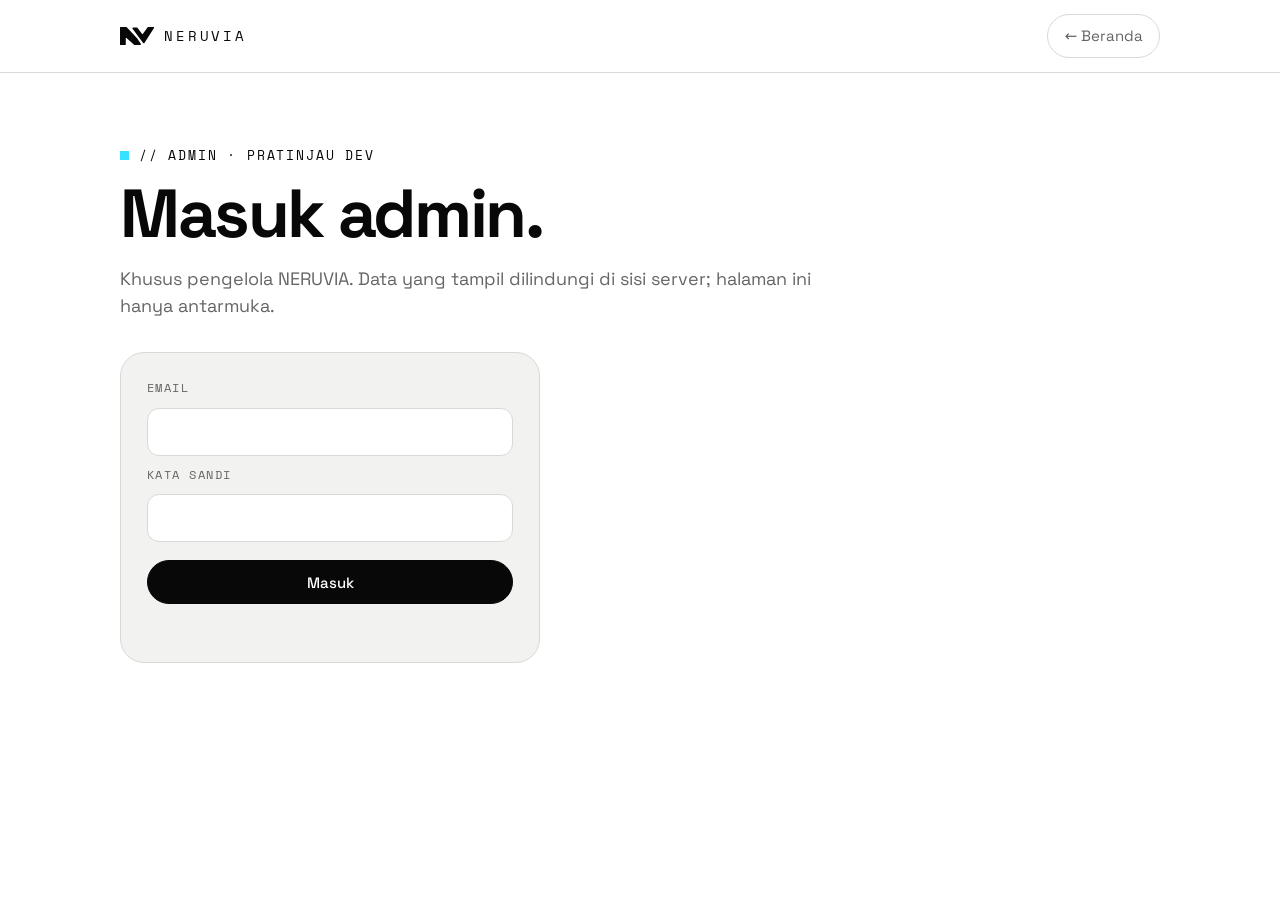
<file: admin/index.html>
<!DOCTYPE html>
<html lang="id">
<head>
<meta charset="utf-8">
<meta name="viewport" content="width=device-width, initial-scale=1">
<title>Admin — NERUVIA</title>
<meta name="robots" content="noindex, nofollow">
<link rel="icon" type="image/svg+xml" href="../assets/brand/neruvia-icon-cyan.svg">
<link rel="stylesheet" href="../belajar/ruang.css">
<link rel="stylesheet" href="admin.css">
</head>
<body>
<a class="skip" href="#isi">Lewati ke isi</a>
<header>
  <div class="bar">
    <a class="brand" href="../index.html" aria-label="NERUVIA, kembali ke beranda"><svg viewBox="7 8 133 70" aria-hidden="true"><path d="M9,11 L31,11 L72.2,54.9 L85.4,75.2 L63.8,75.2 L26.5,42 L26.5,75.2 L9,75.2Z M58.3,13 L72.3,13 L94.5,41.5 L117,10.5 L136.7,10.5 L99.5,68.5Z" fill="currentColor" stroke="currentColor" stroke-width="6" stroke-linejoin="round" fill-rule="evenodd"/></svg>NERUVIA</a>
    <a class="back" href="../index.html">← Beranda</a>
  </div>
</header>
<main id="isi">
  <p class="eyebrow">// Admin · pratinjau dev</p>

  <section id="masuk" aria-labelledby="h-masuk">
    <h1 id="h-masuk">Masuk admin.</h1>
    <p class="lead">Khusus pengelola NERUVIA. Data yang tampil dilindungi di sisi server; halaman ini hanya antarmuka.</p>
    <form id="f-masuk" class="login" novalidate>
      <label for="a-email">Email</label>
      <input id="a-email" name="email" type="email" autocomplete="username" inputmode="email" maxlength="254" required>
      <label for="a-sandi">Kata sandi</label>
      <input id="a-sandi" name="sandi" type="password" autocomplete="current-password" maxlength="200" required>
      <button type="submit" class="f solid" id="a-kirim">Masuk</button>
      <p class="msg" id="a-msg" role="status" aria-live="polite"></p>
    </form>
  </section>

  <section id="panel" hidden aria-labelledby="h-panel">
    <div class="head">
      <div>
        <h1 id="h-panel">Dashboard.</h1>
        <p class="lead">Masuk sebagai <b id="p-email">—</b>. Sesi berakhir otomatis dan tidak menyimpan kata sandi.</p>
      </div>
      <button type="button" class="f" id="p-keluar">Keluar</button>
    </div>
    <section class="stats" aria-label="Ringkasan waitlist">
      <div class="stat"><b id="s-total">—</b><span>total pendaftar waitlist</span></div>
      <div class="stat"><b id="s-hari">—</b><span>pendaftar hari ini (WIB)</span></div>
      <div class="stat"><b id="s-pekan">—</b><span>pendaftar 7 hari terakhir</span></div>
    </section>
    <p class="msg" id="p-msg" role="status" aria-live="polite"></p>

    <section class="blok" aria-labelledby="h-hari">
      <h2 id="h-hari">Pendaftar per hari</h2>
      <p class="sub">14 hari terakhir, menurut tanggal WIB. Batang cyan adalah hari ini.</p>
      <div id="c-hari" class="chart"></div>
    </section>

    <section class="blok" aria-labelledby="h-jalur">
      <h2 id="h-jalur">Pendaftar per level</h2>
      <p class="sub">Level yang dipilih saat mendaftar.</p>
      <ul id="l-jalur" class="rows"></ul>
    </section>

    <section class="blok" aria-labelledby="h-baru">
      <div class="head">
        <div><h2 id="h-baru">Pendaftar terbaru</h2><p class="sub">10 terakhir, email disamarkan.</p></div>
        <button type="button" class="f" id="b-csv">Unduh semua (CSV)</button>
      </div>
      <div class="tw"><table id="t-baru">
        <caption class="sr">Sepuluh pendaftar waitlist terbaru</caption>
        <thead><tr><th scope="col">Waktu (WIB)</th><th scope="col">Nama</th><th scope="col">Email</th><th scope="col">Level</th></tr></thead>
        <tbody></tbody>
      </table></div>
      <p class="msg" id="e-msg" role="status" aria-live="polite"></p>
      <p class="note">CSV memuat nama dan email lengkap. Perlakukan sebagai data pribadi: simpan seperlunya, jangan dibagikan, dan hapus bila sudah tidak dipakai. Sel yang diawali = + - @ diberi tanda petik agar tidak dibaca sebagai rumus.</p>
    </section>

    <section class="blok" aria-labelledby="h-draf">
      <div class="head">
        <div><h2 id="h-draf">Pelajaran (draf)</h2><p class="sub">Draf disimpan di server dan belum tampil di situs. Setelah lengkap, unduh JSON lalu masukkan ke <code>content/pelajaran/</code> lewat commit.</p></div>
        <button type="button" class="f" id="d-baru">Pelajaran baru</button>
      </div>
      <ul id="d-daftar" class="rows daftar"></ul>
      <p class="msg" id="d-pesan" role="status" aria-live="polite"></p>
      <form id="d-form" class="editor" hidden novalidate>
        <label for="d-id">ID pelajaran</label>
        <input id="d-id" type="text" maxlength="12" autocomplete="off" spellcheck="false" placeholder="l1-m1-p2" required>
        <p class="note">Format <code>l&lt;level&gt;-m&lt;modul&gt;-p&lt;nomor&gt;</code>, sama dengan <code>content/kursus.json</code>.</p>
        <label for="d-tujuan">Tujuan (satu kalimat, "setelah ini kamu bisa …")</label>
        <textarea id="d-tujuan" rows="2" maxlength="400"></textarea>
        <fieldset><legend>Penjelasan inti</legend>
          <div id="d-bagian"></div>
          <button type="button" class="f" id="d-tambah-bagian">Tambah bagian</button>
          <p class="note">Pisahkan paragraf dengan satu baris kosong. Satu gagasan per paragraf.</p>
        </fieldset>
        <fieldset><legend>Contoh (data fiktif berlabel)</legend>
          <label for="d-contoh-judul">Judul contoh</label>
          <input id="d-contoh-judul" type="text" maxlength="80" value="Contoh (data fiktif)">
          <label for="d-contoh-teks">Isi contoh</label>
          <textarea id="d-contoh-teks" rows="4" maxlength="1500"></textarea>
        </fieldset>
        <fieldset><legend>Latihan</legend>
          <label for="d-latihan">Petunjuk (tugas kecil yang bisa dikerjakan di chatbot AI mana pun)</label>
          <textarea id="d-latihan" rows="3" maxlength="800"></textarea>
        </fieldset>
        <div id="d-cek"></div>
        <fieldset><legend>Ringkasan (3 butir)</legend>
          <label for="d-ring-0">Butir 1</label><input id="d-ring-0" type="text" maxlength="300">
          <label for="d-ring-1">Butir 2</label><input id="d-ring-1" type="text" maxlength="300">
          <label for="d-ring-2">Butir 3</label><input id="d-ring-2" type="text" maxlength="300">
        </fieldset>
        <div class="aksi">
          <button type="submit" class="f solid" id="d-simpan">Simpan draf</button>
          <button type="button" class="f" id="d-periksa">Periksa</button>
          <button type="button" class="f" id="d-unduh">Unduh JSON</button>
          <button type="button" class="f" id="d-tutup">Tutup</button>
        </div>
        <ul id="d-galat" class="galat" aria-live="polite"></ul>
      </form>
    </section>

    <section class="blok" aria-labelledby="h-video">
      <h2 id="h-video">Video materi</h2>
      <p class="sub">Bucket privat. Hanya mp4 atau webm, maksimal 50 MB per berkas (batas paket gratis). Video belum tertaut ke pelajaran mana pun.</p>
      <form id="v-form" class="unggah" novalidate>
        <label for="v-berkas">Pilih berkas video</label>
        <input id="v-berkas" type="file" accept="video/mp4,video/webm">
        <button type="submit" class="f solid" id="v-kirim">Unggah</button>
      </form>
      <progress id="v-bar" max="100" value="0" hidden></progress>
      <p class="msg" id="v-pesan" role="status" aria-live="polite"></p>
      <ul id="v-daftar" class="rows daftar"></ul>
      <video id="v-putar" controls preload="metadata" hidden></video>
    </section>

    <section class="next" aria-label="Tahap berikutnya">
      <div class="soon"><h2>Penjualan</h2><p>Menunggu metode pembayaran dan harga ditetapkan.</p></div>
    </section>
  </section>
  <noscript><p class="note">Halaman admin memerlukan JavaScript.</p></noscript>
</main>
<script src="../config.js"></script>
<script src="admin.js"></script>
<script src="materi.js"></script>
</body>
</html>
</file>
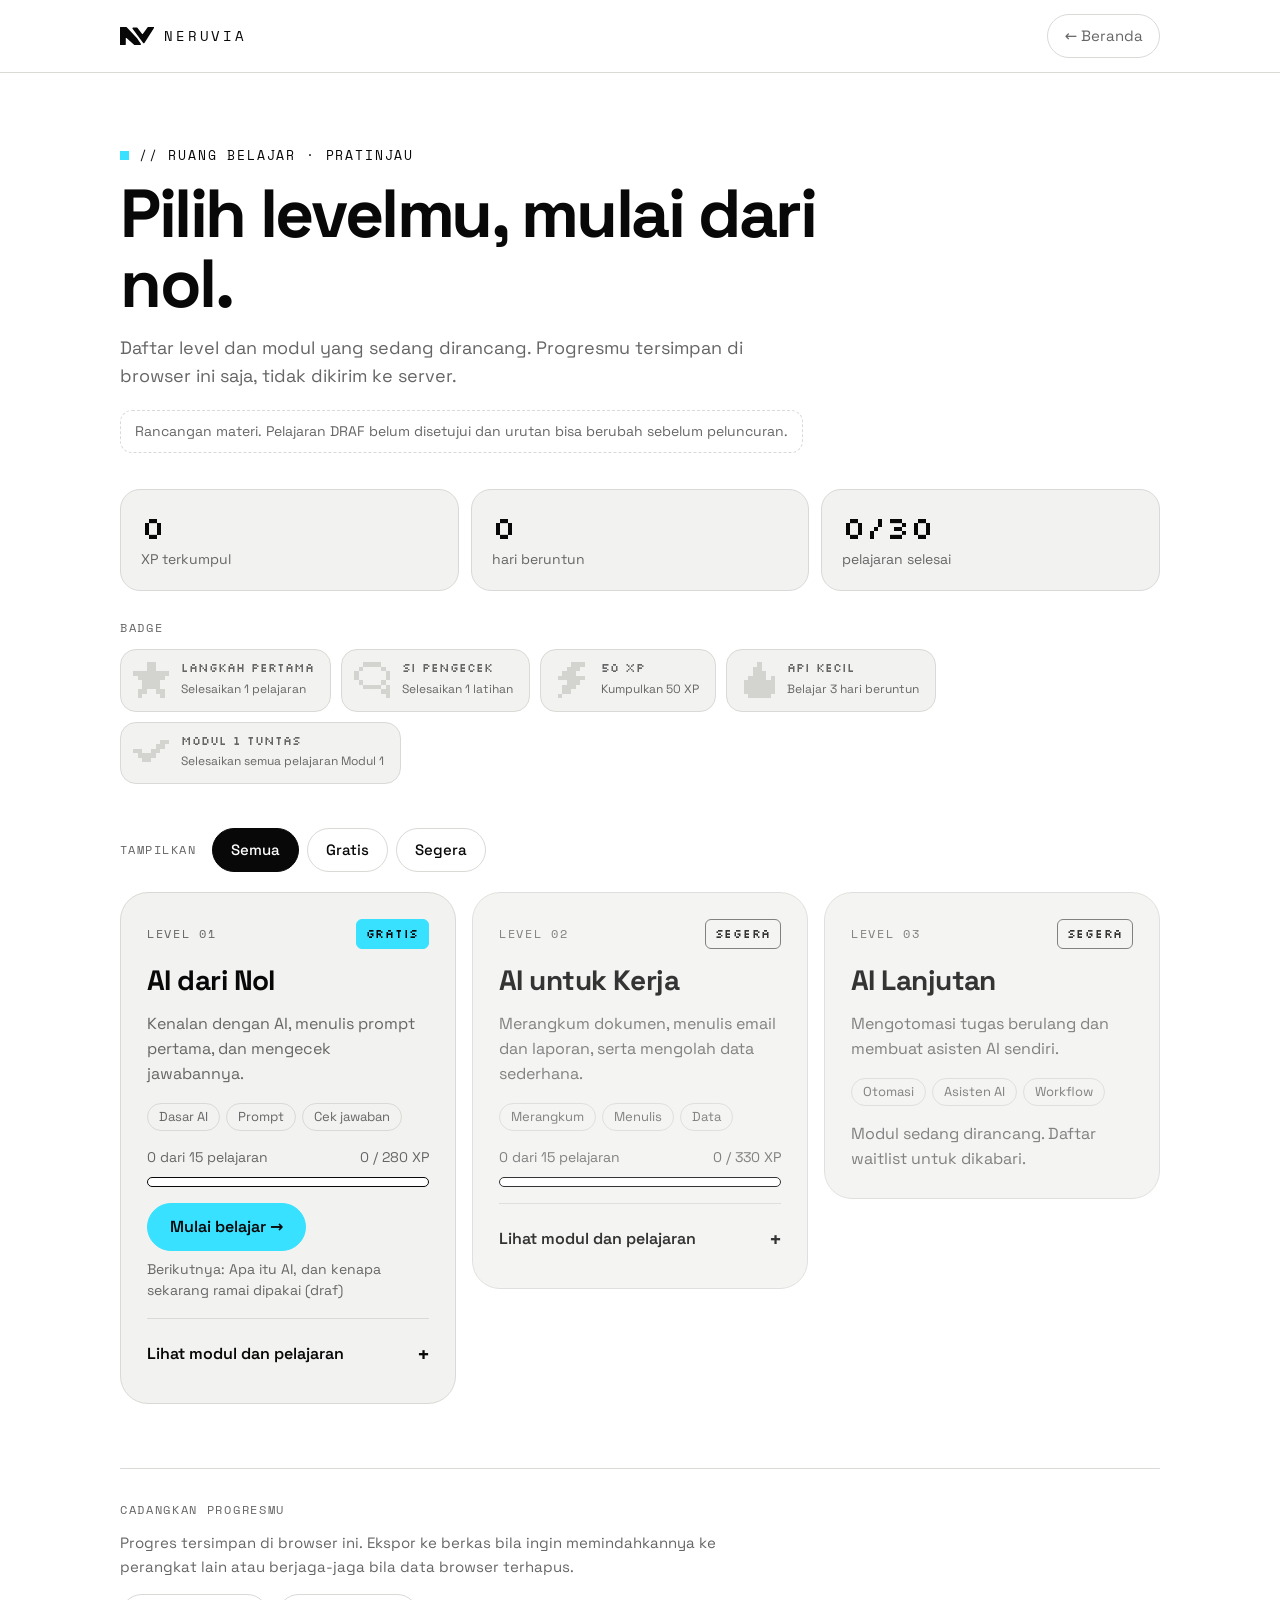
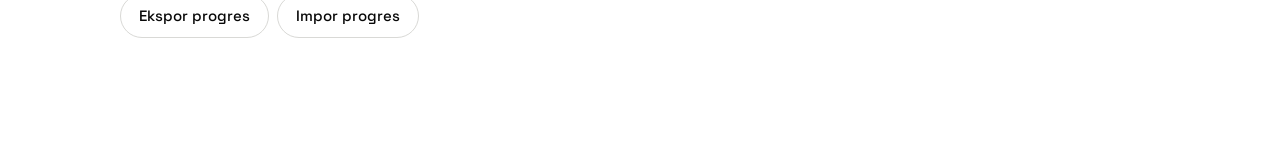
<file: belajar/index.html>
<!DOCTYPE html>
<html lang="id">
<head>
<meta charset="utf-8">
<meta name="viewport" content="width=device-width, initial-scale=1">
<title>Ruang Belajar (pratinjau) — NERUVIA</title>
<meta name="description" content="Pratinjau Ruang Belajar NERUVIA: daftar level dan modul belajar AI dari nol.">
<meta name="robots" content="noindex">
<link rel="icon" type="image/svg+xml" href="../assets/brand/neruvia-icon-cyan.svg">
<link rel="stylesheet" href="ruang.css">
<style>
.stats{margin:36px 0 0;display:grid;grid-template-columns:repeat(3,1fr);gap:12px}
.stat{background:var(--card);border:1px solid var(--line);border-radius:20px;padding:18px 20px}
.stat b{display:block;font-family:var(--f-pixel);font-size:clamp(22px,3vw,32px);font-weight:400;color:var(--ink);line-height:1.2}
.stat span{font-size:14px;color:var(--muted)}
.tools{margin:44px 0 20px;display:flex;gap:8px;flex-wrap:wrap;align-items:center}
.tools p{font-family:var(--f-mono);font-size:12px;letter-spacing:.12em;text-transform:uppercase;color:var(--muted);margin-right:8px}
.f{cursor:pointer;font:500 15px var(--f-main);height:44px;padding:0 18px;border-radius:999px;border:1px solid var(--line);background:transparent;color:var(--ink);transition:background .25s,color .25s,border-color .25s}
.f:hover{border-color:var(--ink)}
.f[aria-pressed=true]{background:var(--ink);color:#fff;border-color:var(--ink)}
.grid{display:grid;grid-template-columns:repeat(auto-fill,minmax(320px,1fr));gap:16px;align-items:start}
/* Ruang kosong dipesan selama daftar level dimuat supaya bagian di bawahnya tidak melompat (CLS). Nilai = tinggi terkecil hasil ukur pada tiap jumlah kolom (diukur ulang di C4 setelah kartu mendapat tombol Mulai/Lanjutkan: 1037, 763, 512 px). */
.grid[aria-busy="true"]{min-height:1030px}
@media(min-width:641px){.grid[aria-busy="true"]{min-height:760px}}
@media(min-width:1072px){.grid[aria-busy="true"]{min-height:505px}}
.card{background:var(--card);border:1px solid var(--line);border-radius:28px;padding:26px;display:flex;flex-direction:column;gap:16px}
.card.soon{opacity:.82}
.top{display:flex;justify-content:space-between;align-items:center}
.lv{font-family:var(--f-mono);font-size:12px;letter-spacing:.14em;text-transform:uppercase;color:var(--muted)}
.badge{font-family:var(--f-pixel);font-size:12px;letter-spacing:.06em;padding:5px 9px;border-radius:6px;background:var(--cyan);color:var(--ink);border:1px solid var(--cyan)}
.card.soon .badge{background:transparent;color:var(--ink);border-color:#666}
.card h2{font-size:28px;line-height:1.1;letter-spacing:-.02em}
.card p.s{font-size:16px;color:var(--muted)}
.tags{display:flex;gap:6px;flex-wrap:wrap}
.tags span{font-size:13px;border:1px solid var(--line);border-radius:999px;padding:3px 11px;color:var(--muted)}
.prog{display:grid;gap:8px}
.prog .t{display:flex;justify-content:space-between;font-size:14px;color:var(--muted)}
.track{height:10px;background:#fff;border:1px solid var(--ink);border-radius:999px;overflow:hidden}
.track i{display:block;height:100%;width:0;background:var(--cyan);border-radius:999px;transition:width .6s var(--ease)}
details{border-top:1px solid var(--line);padding-top:14px}
summary{cursor:pointer;min-height:44px;font-weight:600;font-size:16px;list-style:none;display:flex;justify-content:space-between;align-items:center;gap:12px}
summary::-webkit-details-marker{display:none}
summary::after{content:"+";font-family:var(--f-mono);color:var(--ink);font-size:20px}
details[open] summary::after{content:"\2212"}
.mod+.mod{margin-top:14px}
.mod h3{font-size:15px;font-weight:600;color:var(--ink);margin:14px 0 8px}
ol.ls{list-style:none;display:grid;gap:6px;counter-reset:l}
ol.ls li{counter-increment:l;display:flex;gap:12px;align-items:flex-start;background:#fff;border:1px solid var(--line);border-radius:14px;padding:11px 14px;font-size:15px}
ol.ls li::before{content:counter(l,decimal-leading-zero);font-family:var(--f-mono);font-size:12px;color:var(--muted);padding-top:3px}
ol.ls li.done{border-color:var(--ink)}
ol.ls li.done::after{content:"SELESAI";margin-left:auto;font-family:var(--f-pixel);font-size:12px;color:var(--ink);background:var(--cyan);border-radius:5px;padding:3px 6px;align-self:center}
.ls .tx{flex:1;min-width:0}
ol.ls li{position:relative}
.ls .tx a::after{content:"";position:absolute;inset:0;border-radius:14px}
ol.ls li:has(a:focus-visible){outline:3px solid var(--ink);outline-offset:2px}
.ls .tx a:focus-visible{outline:none}
.ls small{display:block;margin-top:3px;font-size:12px;color:var(--muted)}
.ls .dr{display:inline-block;margin-left:6px;font-family:var(--f-pixel);font-size:12px;letter-spacing:.06em;line-height:1.2;padding:2px 6px;border:1px solid var(--ink);border-radius:5px;color:var(--ink);vertical-align:middle}
.go{display:grid;gap:8px;justify-items:start}
.go a{display:inline-flex;align-items:center;min-height:48px;padding:0 22px;border-radius:999px;background:var(--cyan);border:1px solid var(--cyan);color:var(--ink);font:600 16px var(--f-main);text-decoration:none}
.go a:hover{filter:brightness(1.08)}
.go a:focus-visible{outline:3px solid var(--ink);outline-offset:3px}
.go p{font-size:14px;color:var(--muted)}
.empty{padding:28px;border:1px dashed var(--line);border-radius:20px;color:var(--muted)}
.badges{margin-top:28px}
.badges h2,.backup h2{font-family:var(--f-mono);font-size:12px;letter-spacing:.14em;text-transform:uppercase;color:var(--muted);font-weight:400;margin-bottom:12px}
#badges{list-style:none;display:flex;gap:10px;flex-wrap:wrap}
/* Daftar badge diisi skrip setelah kursus.json tiba; tingginya dipesan selagi kosong (nilai = tinggi terkecil hasil ukur di tiap rentang lebar). */
#badges:empty{min-height:350px}
@media(min-width:400px){#badges:empty{min-height:275px}}
@media(min-width:480px){#badges:empty{min-height:205px}}
@media(min-width:700px){#badges:empty{min-height:130px}}
#badges li{display:flex;align-items:center;gap:12px;background:var(--card);border:1px solid var(--line);border-radius:16px;padding:10px 16px 10px 12px;min-width:0}
#badges li.off svg{opacity:.5}
#badges li.off b{color:var(--muted)}
#badges svg{width:36px;height:36px;flex:none;shape-rendering:crispEdges}
#badges b{display:block;font-family:var(--f-pixel);font-weight:400;font-size:12px;line-height:1.3}
#badges span{font-size:12px;color:var(--muted)}
.backup{margin-top:64px;border-top:1px solid var(--line);padding-top:32px}
.backup p{font-size:15px;color:var(--muted);max-width:60ch}
.backup .row{margin:16px 0 8px;display:flex;gap:8px;flex-wrap:wrap}
.lbl{display:inline-flex;align-items:center;cursor:pointer}
.sr{position:absolute;width:1px;height:1px;overflow:hidden;clip:rect(0 0 0 0);white-space:nowrap}
.sr:focus-visible+*,.row:has(.sr:focus-visible) .lbl{outline:3px solid var(--ink);outline-offset:3px}
.bk-msg{min-height:22px;color:var(--ink)}.bk-msg.err{color:var(--bad)}
.hide{display:none!important}
@media(max-width:640px){.stats{grid-template-columns:1fr 1fr}.stats .stat:first-child{grid-column:1/-1}.grid{grid-template-columns:1fr}}
@media(prefers-reduced-motion:reduce){*{transition:none!important}}
</style>
</head>
<body>
<a class="skip" href="#isi">Lewati ke isi</a>
<header>
  <div class="bar">
    <a class="brand" href="../index.html" aria-label="NERUVIA, kembali ke beranda"><svg viewBox="7 8 133 70" aria-hidden="true"><path d="M9,11 L31,11 L72.2,54.9 L85.4,75.2 L63.8,75.2 L26.5,42 L26.5,75.2 L9,75.2Z M58.3,13 L72.3,13 L94.5,41.5 L117,10.5 L136.7,10.5 L99.5,68.5Z" fill="currentColor" stroke="currentColor" stroke-width="6" stroke-linejoin="round" fill-rule="evenodd"/></svg>NERUVIA</a>
    <a class="back" href="../index.html">← Beranda</a>
  </div>
</header>
<main id="isi">
  <p class="eyebrow">// Ruang belajar · pratinjau</p>
  <h1>Pilih levelmu, mulai dari nol.</h1>
  <p class="lead">Daftar level dan modul yang sedang dirancang. Progresmu tersimpan di browser ini saja, tidak dikirim ke server.</p>
  <p class="note">Rancangan materi. Pelajaran DRAF belum disetujui dan urutan bisa berubah sebelum peluncuran.</p>

  <section class="stats" aria-label="Ringkasan progresmu">
    <div class="stat"><b id="s-xp">0</b><span>XP terkumpul</span></div>
    <div class="stat"><b id="s-streak">0</b><span id="s-streak-l">hari beruntun</span></div>
    <div class="stat"><b id="s-done">0/0</b><span>pelajaran selesai</span></div>
  </section>

  <section class="badges" aria-labelledby="h-badge">
    <h2 id="h-badge">Badge</h2>
    <ul id="badges"></ul>
  </section>

  <div class="tools" role="group" aria-label="Filter level">
    <p>Tampilkan</p>
    <button type="button" class="f" data-f="semua" aria-pressed="true">Semua</button>
    <button type="button" class="f" data-f="gratis" aria-pressed="false">Gratis</button>
    <button type="button" class="f" data-f="segera" aria-pressed="false">Segera</button>
  </div>

  <div class="grid" id="grid" aria-live="polite" aria-busy="true"><div class="empty">Memuat daftar level…</div></div>
  <noscript><div class="empty">Halaman ini memerlukan JavaScript untuk menampilkan daftar level.</div></noscript>

  <section class="backup" aria-labelledby="h-bk">
    <h2 id="h-bk">Cadangkan progresmu</h2>
    <p>Progres tersimpan di browser ini. Ekspor ke berkas bila ingin memindahkannya ke perangkat lain atau berjaga-jaga bila data browser terhapus.</p>
    <div class="row">
      <button type="button" class="f" id="bk-out">Ekspor progres</button>
      <label class="f lbl" for="bk-in">Impor progres</label>
      <input type="file" id="bk-in" accept="application/json,.json" class="sr">
    </div>
    <p class="bk-msg" id="bk-msg" role="status" aria-live="polite"></p>
  </section>
</main>
<script src="progress.js"></script>
<script>
(function(){
  var grid=document.getElementById('grid'), data=null, filter='semua';
  function el(t,c,x){var e=document.createElement(t);if(c)e.className=c;if(x!=null)e.textContent=x;return e}
  function lessons(l){var a=[];l.modul.forEach(function(m){m.pelajaran.forEach(function(p){a.push(p)})});return a}
  function render(){
    grid.textContent='';grid.removeAttribute('aria-busy');
    var shown=data.level.filter(function(l){return filter==='semua'||l.status===filter});
    if(!shown.length){grid.appendChild(el('div','empty','Belum ada level untuk filter ini.'));return}
    shown.forEach(function(l){
      var all=lessons(l), sm=window.NVProgress.summary(all), done=window.NVProgress.all();
      var c=el('article','card'+(l.status==='segera'?' soon':''));
      var top=el('div','top');top.appendChild(el('span','lv','Level '+String(l.nomor).padStart(2,'0')));top.appendChild(el('span','badge',l.status==='gratis'?'GRATIS':'SEGERA'));
      c.appendChild(top);c.appendChild(el('h2','',l.judul));c.appendChild(el('p','s',l.ringkasan));
      var tg=el('div','tags');l.tag.forEach(function(t){tg.appendChild(el('span','',t))});c.appendChild(tg);
      if(all.length){
        var pr=el('div','prog'),tt=el('div','t');tt.appendChild(el('span','',sm.done+' dari '+sm.count+' pelajaran'));tt.appendChild(el('span','',sm.xp+' / '+sm.xpTotal+' XP'));
        var tr=el('div','track');tr.setAttribute('role','progressbar');tr.setAttribute('aria-label','Progres '+l.judul);tr.setAttribute('aria-valuemin','0');tr.setAttribute('aria-valuemax',String(sm.count));tr.setAttribute('aria-valuenow',String(sm.done));
        var f=el('i');f.style.width=(sm.count?Math.round(100*sm.done/sm.count):0)+'%';tr.appendChild(f);pr.appendChild(tt);pr.appendChild(tr);c.appendChild(pr);
        var nx=window.NVProgress.lanjut(data,'',l.id),go=el('div','go');
        if(l.status==='segera'){go=null}   /* level belum dibuka: tanpa tombol lanjut (tautan di daftar pelajaran tetap ada) */
        else if(nx){var ga=el('a','',(sm.done?'Lanjutkan belajar':'Mulai belajar')+' →');ga.href='pelajaran.html?id='+encodeURIComponent(nx.pelajaran.id);go.appendChild(ga);
          go.appendChild(el('p','','Berikutnya: '+nx.pelajaran.judul+(nx.pelajaran.isi==='draf'?' (draf)':'')))}
        else if(all.some(function(p){return p.isi!=='belum'}))go.appendChild(el('p','','Semua pelajaran yang sudah ada isinya sudah selesai.'));
        else go.appendChild(el('p','','Belum ada pelajaran yang bisa dibuka.'));
        if(go)c.appendChild(go);
        var d=el('details');d.appendChild(el('summary','','Lihat modul dan pelajaran'));
        l.modul.forEach(function(m){
          var mm=el('div','mod');mm.appendChild(el('h3','',m.judul));var ol=el('ol','ls');
          m.pelajaran.forEach(function(p){
            var li=el('li',done[p.id]?'done':'');var tx=el('div','tx');var ln=el('a','',p.judul);ln.href='pelajaran.html?id='+encodeURIComponent(p.id);ln.style.textDecoration='none';tx.appendChild(ln);var sm2=el('small','',p.jenis+' · '+p.xp+' XP'+(p.isi==='belum'?' · isi belum tersedia':''));if(p.isi==='draf')sm2.appendChild(el('span','dr','DRAF'));tx.appendChild(sm2);
            li.appendChild(tx);ol.appendChild(li)});
          mm.appendChild(ol);d.appendChild(mm)});
        c.appendChild(d);
      }else{c.appendChild(el('p','s','Modul sedang dirancang. Daftar waitlist untuk dikabari.'))}
      grid.appendChild(c)});
    document.getElementById('s-xp').textContent=window.NVProgress.summary(allLessons()).xp;
  }
  function allLessons(){var a=[];data.level.forEach(function(l){a=a.concat(lessons(l))});return a}
  var NS='http://www.w3.org/2000/svg';
  function icon(name,on){var rows=window.NVProgress.icons[name],svg=document.createElementNS(NS,'svg');svg.setAttribute('viewBox','0 0 8 8');svg.setAttribute('aria-hidden','true');
    rows.forEach(function(r,y){for(var x=0;x<8;x++){if(r[x]==='#'){var q=document.createElementNS(NS,'rect');q.setAttribute('x',x);q.setAttribute('y',y);q.setAttribute('width',1);q.setAttribute('height',1);q.setAttribute('fill',on?'#080808':'#B5B5B0');svg.appendChild(q)}}});return svg}
  function stats(){var s=window.NVProgress.summary(allLessons()),st=window.NVProgress.streak();
    document.getElementById('s-xp').textContent=s.xp;document.getElementById('s-done').textContent=s.done+'/'+s.count;
    document.getElementById('s-streak').textContent=st.current;
    document.getElementById('s-streak-l').textContent=st.best>st.current?'hari beruntun (terbaik '+st.best+')':'hari beruntun';
    var ul=document.getElementById('badges');ul.textContent='';
    window.NVProgress.badges(data).forEach(function(b){var li=el('li',b.aktif?'on':'off');li.appendChild(icon(b.ikon,b.aktif));
      var t=el('div');t.appendChild(el('b','',b.judul));t.appendChild(el('span','',b.aktif?'Terbuka':b.syarat));li.appendChild(t);
      li.setAttribute('aria-label',b.judul+': '+(b.aktif?'terbuka':'terkunci, '+b.syarat));ul.appendChild(li)})}
  var bm=document.getElementById('bk-msg');function bsay(t,err){bm.className='bk-msg'+(err?' err':'');bm.textContent=t}
  document.getElementById('bk-out').addEventListener('click',function(){
    var blob=new Blob([JSON.stringify(window.NVProgress.exportData(),null,2)],{type:'application/json'}),a=document.createElement('a');
    a.href=URL.createObjectURL(blob);a.download='neruvia-progres-'+new Date().toISOString().slice(0,10)+'.json';document.body.appendChild(a);a.click();a.remove();setTimeout(function(){URL.revokeObjectURL(a.href)},1000);bsay('Berkas progres diunduh.')});
  document.getElementById('bk-in').addEventListener('change',function(e){
    var f=e.target.files[0];e.target.value='';if(!f||!data)return;
    if(f.size>100000)return bsay('Berkas terlalu besar (maksimal 100 KB).',true);
    var r=new FileReader();r.onload=function(){var o;try{o=JSON.parse(r.result)}catch(x){return bsay('Berkas bukan JSON yang valid.',true)}
      var res=window.NVProgress.importData(o,allLessons().map(function(p){return p.id}));
      if(!res.ok)return bsay(res.error,true);stats();render();bsay('Impor selesai: '+res.added+' pelajaran baru'+(res.skipped?', '+res.skipped+' baris dilewati karena id atau tanggalnya tidak valid.':'.'))};
    r.onerror=function(){bsay('Berkas gagal dibaca.',true)};r.readAsText(f)});
  Array.prototype.forEach.call(document.querySelectorAll('.f'),function(b){b.addEventListener('click',function(){
    filter=b.getAttribute('data-f');Array.prototype.forEach.call(document.querySelectorAll('.f'),function(x){x.setAttribute('aria-pressed',x===b)});if(data)render()})});
  fetch('../content/kursus.json').then(function(r){if(!r.ok)throw 0;return r.json()}).then(function(j){data=j;stats();render()})
    .catch(function(){grid.textContent='';grid.removeAttribute('aria-busy');grid.appendChild(el('div','empty','Daftar level gagal dimuat. Buka halaman ini lewat server (bukan file lokal) dan coba lagi.'))});
  window.addEventListener('storage',function(){if(data){stats();render()}});
})();
</script>
</body>
</html>
</file>
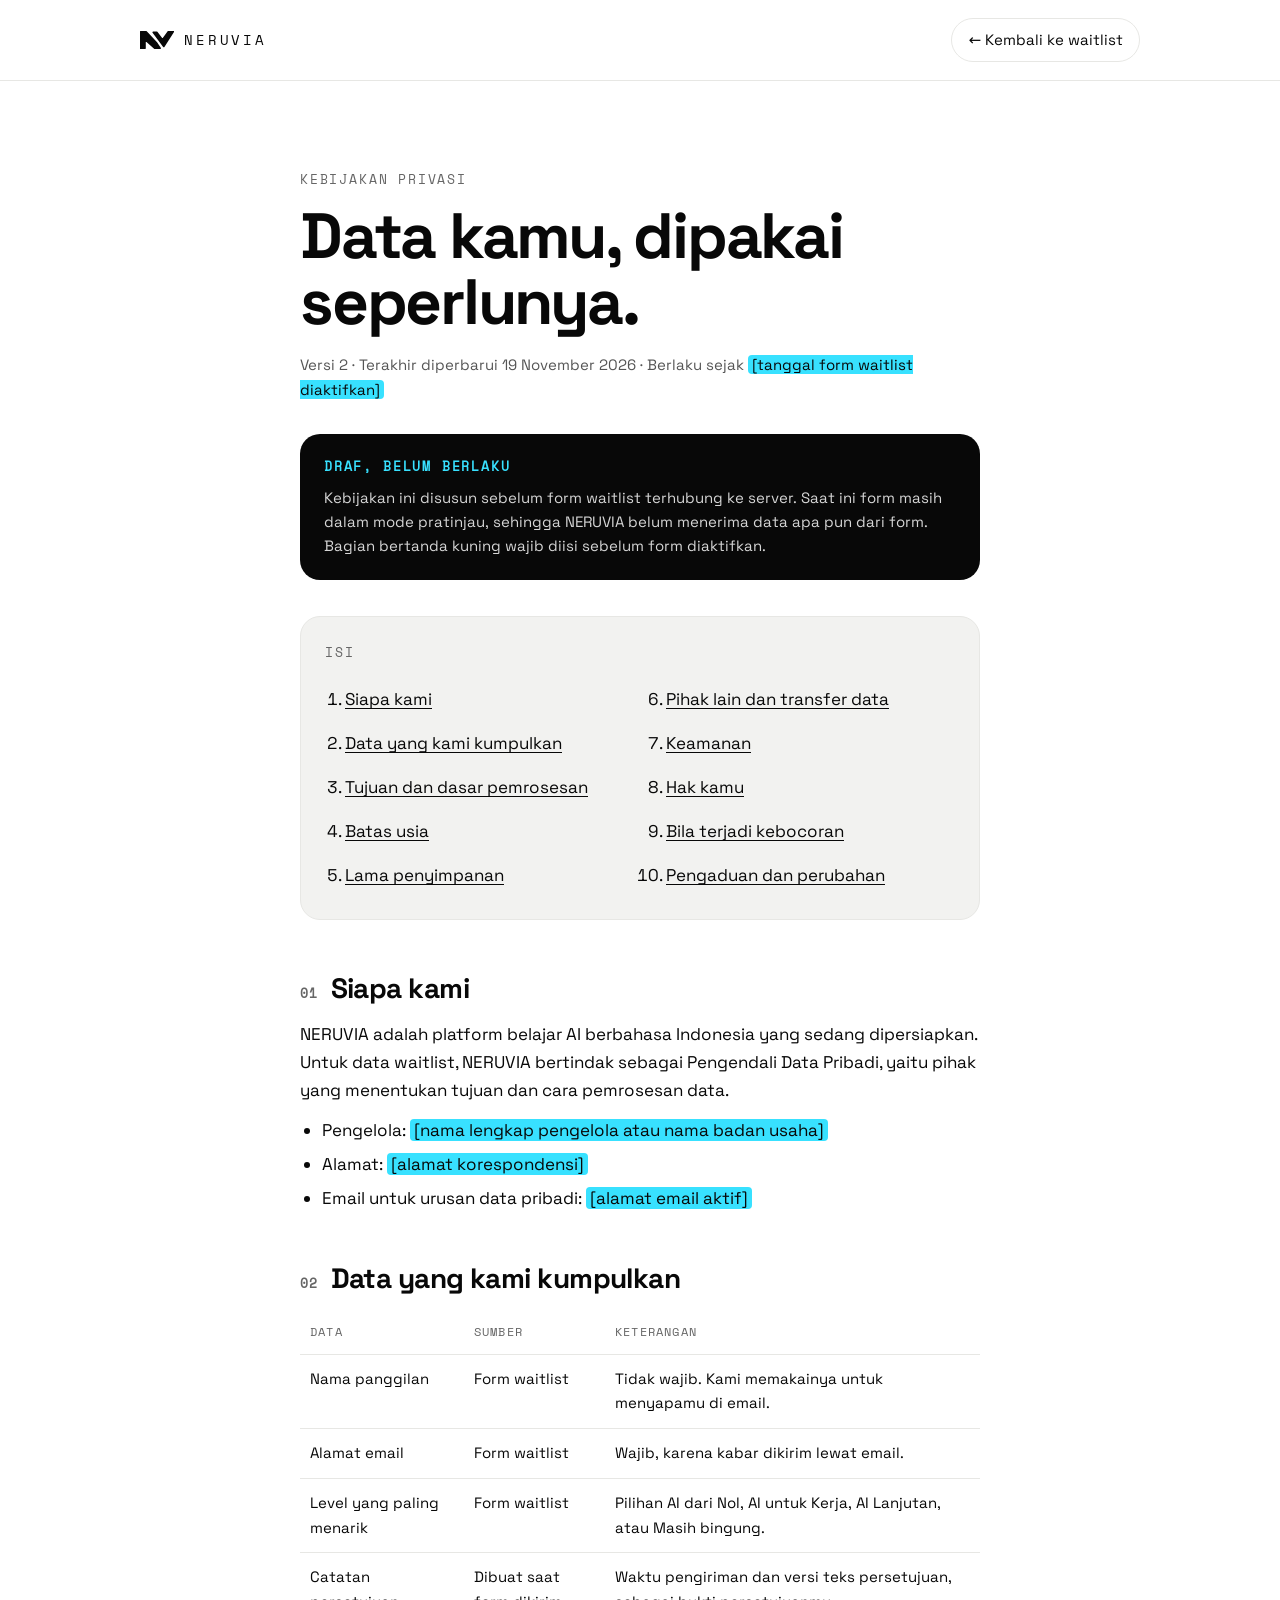
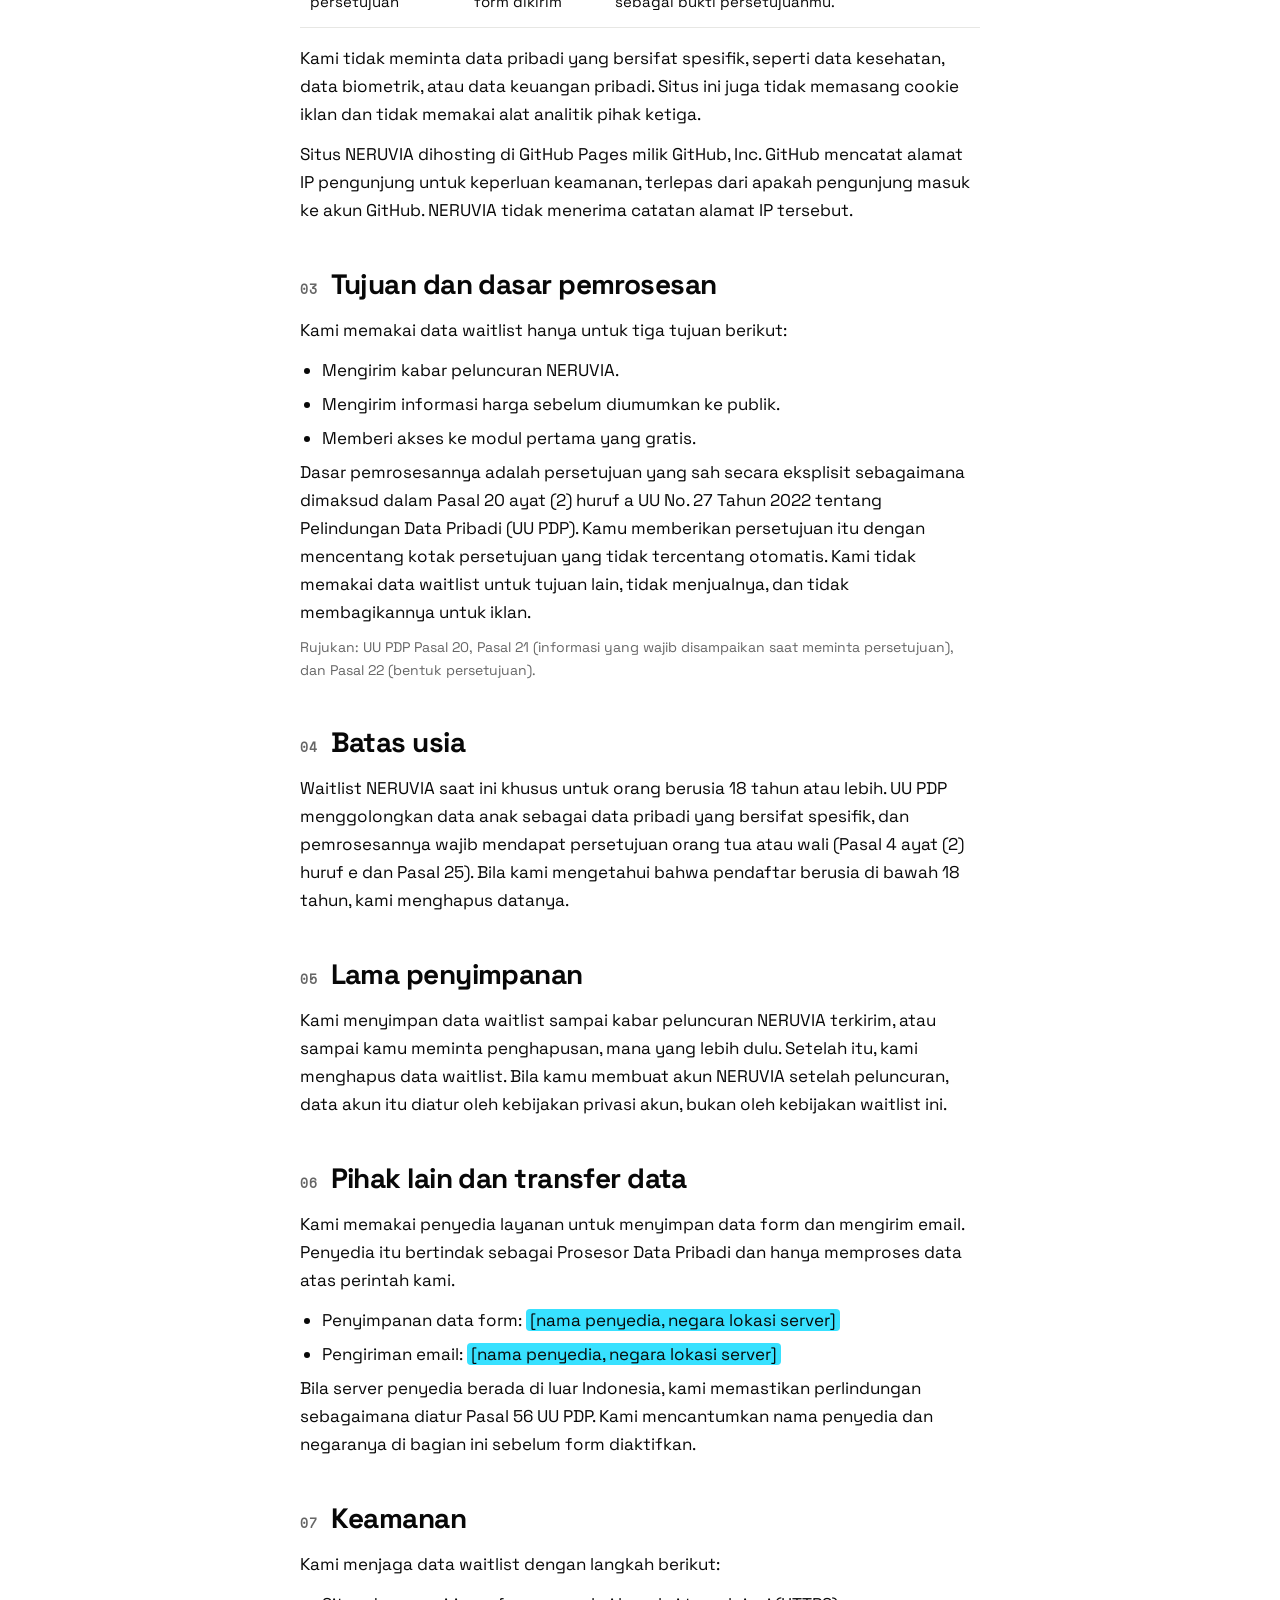
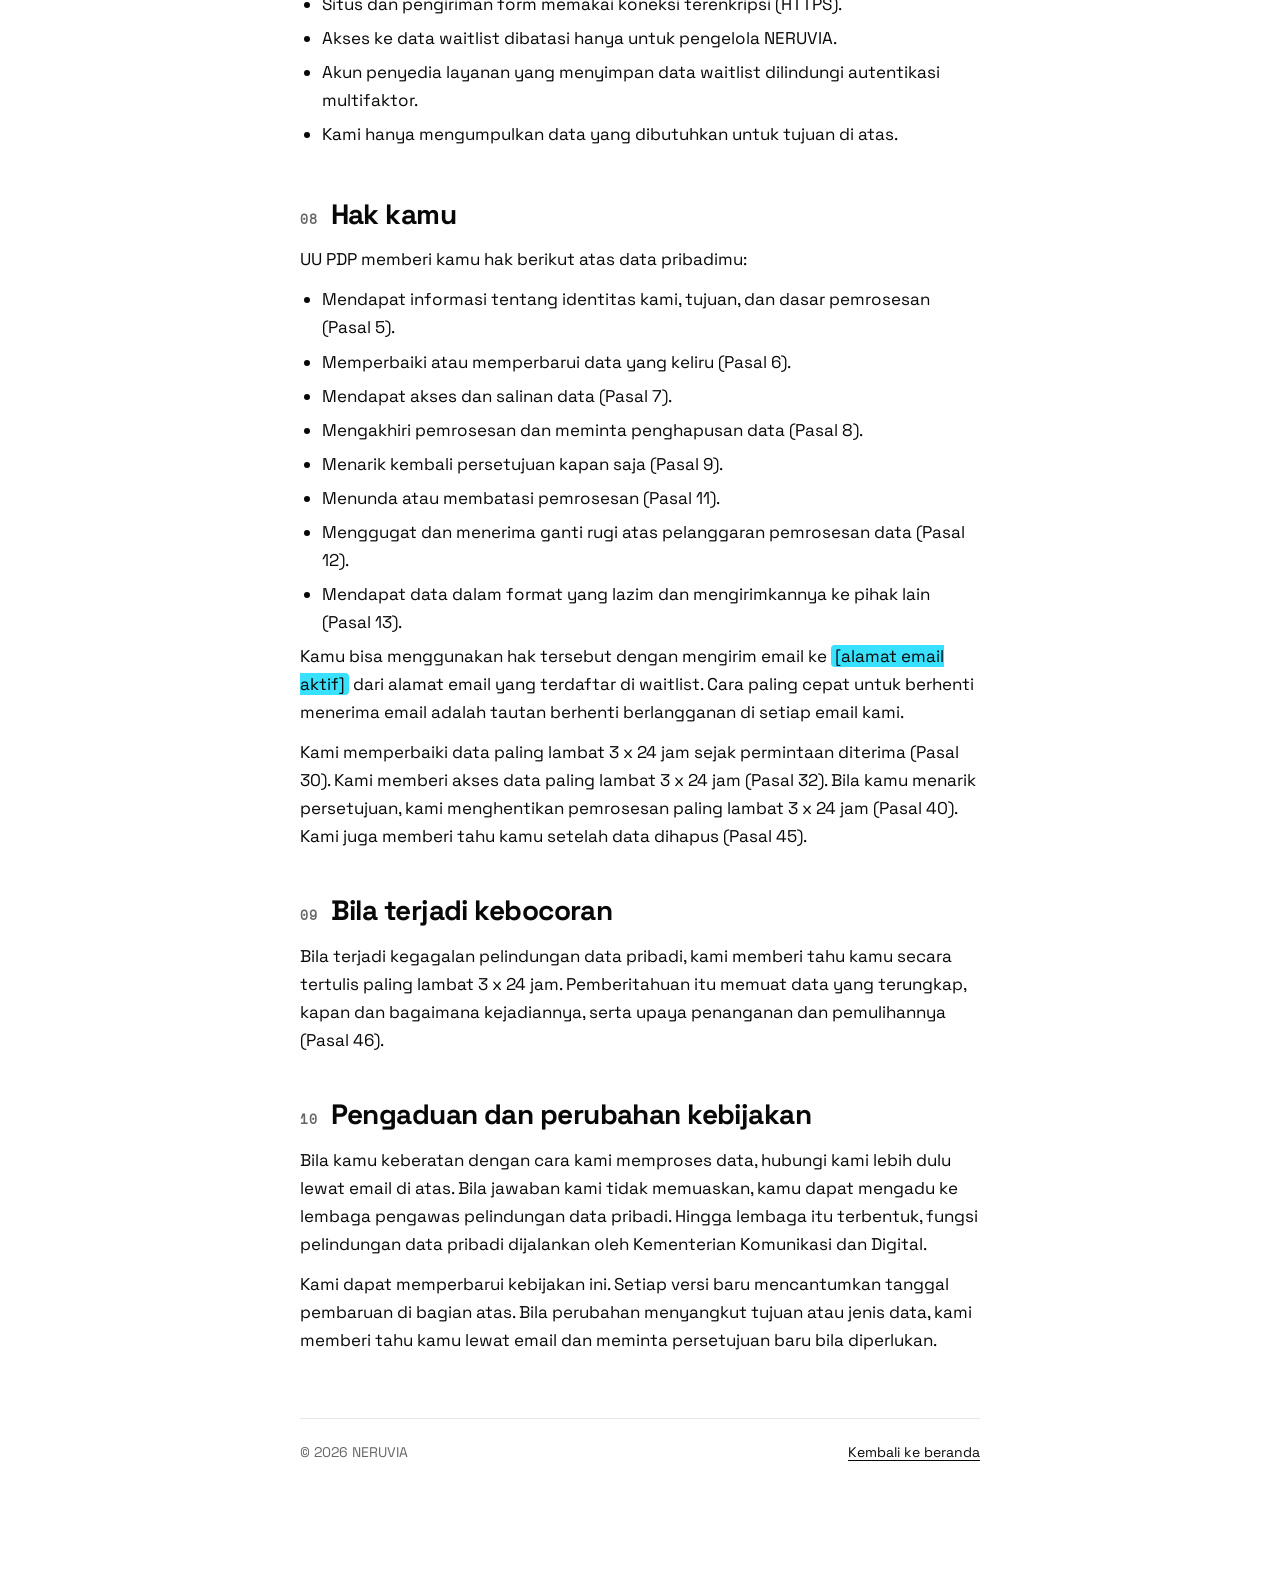
<file: kebijakan-privasi.html>
<!DOCTYPE html>
<html lang="id">
<head>
<meta charset="utf-8">
<meta name="viewport" content="width=device-width, initial-scale=1">
<title>Kebijakan Privasi — NERUVIA</title>
<meta name="description" content="Kebijakan Privasi NERUVIA: data apa yang dikumpulkan lewat waitlist, untuk apa, berapa lama disimpan, dan hak kamu menurut UU No. 27 Tahun 2022 tentang Pelindungan Data Pribadi.">
<meta name="robots" content="noindex">
<link rel="icon" type="image/svg+xml" href="assets/brand/neruvia-icon-cyan.svg">
<style>
@font-face{font-family:'Space Grotesk';font-weight:300 700;font-style:normal;font-display:swap;src:url(assets/fonts/SpaceGrotesk-latin.woff2) format('woff2')}
@font-face{font-family:'Space Mono';font-weight:400;font-style:normal;font-display:swap;src:url(assets/fonts/SpaceMono-400-latin.woff2) format('woff2')}
:root{--ink:#080808;--paper:#fff;--surface:#F2F2F0;--rule:#E7E7E4;--muted:#555;--cyan:#38E1FF;
  --f-main:'Space Grotesk',system-ui,-apple-system,'Segoe UI',Roboto,sans-serif;--f-mono:'Space Mono',ui-monospace,Menlo,Consolas,monospace}
*,*::before,*::after{box-sizing:border-box;margin:0;padding:0}
html{-webkit-text-size-adjust:100%;scroll-behavior:smooth}
@media(prefers-reduced-motion:reduce){html{scroll-behavior:auto}}
body{font-family:var(--f-main);background:var(--paper);color:var(--ink);line-height:1.65;-webkit-font-smoothing:antialiased}
a{color:var(--ink);text-underline-offset:3px}
a:focus-visible{outline:2px solid var(--ink);outline-offset:3px}
header{position:sticky;top:0;z-index:5;background:rgba(255,255,255,.92);backdrop-filter:blur(10px);border-bottom:1px solid var(--rule)}
.bar{max-width:1080px;margin:0 auto;padding:18px clamp(20px,5vw,40px);display:flex;justify-content:space-between;align-items:center;gap:16px}
.brand{display:flex;align-items:center;gap:10px;min-height:44px;text-decoration:none;font-family:var(--f-mono);letter-spacing:.2em;font-size:14px}
.brand svg{height:18px;width:auto}
.back{display:inline-flex;align-items:center;min-height:44px;font-size:15px;text-decoration:none;border:1px solid var(--rule);border-radius:999px;padding:8px 16px}
.back:hover{border-color:var(--ink)}
main{max-width:760px;margin:0 auto;padding:clamp(48px,7vw,88px) clamp(20px,5vw,40px) 96px}
.mono{font-family:var(--f-mono);font-size:13px;letter-spacing:.14em;text-transform:uppercase;color:#666}
h1{font-size:clamp(40px,6vw,64px);line-height:1.02;letter-spacing:-.035em;margin:14px 0 18px}
.meta{font-size:15px;color:var(--muted);max-width:640px}
.draft{margin:32px 0 8px;background:var(--ink);color:#fff;border-radius:20px;padding:22px 24px}
.draft b{color:var(--cyan);font-family:var(--f-mono);font-size:13px;letter-spacing:.14em;text-transform:uppercase;display:block;margin-bottom:8px}
.draft p{font-size:15px;line-height:1.6;color:#D6D6D6}
.toc{margin:36px 0 8px;background:var(--surface);border:1px solid var(--rule);border-radius:20px;padding:22px 24px}
.toc ol{margin:12px 0 0 20px;columns:2;column-gap:32px;font-size:15px}
.toc li{margin:0;break-inside:avoid}
.toc li a{display:inline-flex;align-items:center;min-height:44px}
section{padding-top:44px;scroll-margin-top:80px}
h2{font-size:clamp(22px,2.6vw,28px);line-height:1.2;letter-spacing:-.02em;margin-bottom:14px;display:flex;gap:12px;align-items:baseline}
h2 span{font-family:var(--f-mono);font-size:13px;color:#666;letter-spacing:.1em}
p,li{font-size:17px}
p+p{margin-top:12px}
ul{margin:12px 0 0 22px}
ul li{margin:6px 0}
table{width:100%;border-collapse:collapse;margin-top:14px;font-size:15px}
th,td{text-align:left;vertical-align:top;padding:12px 10px;border-bottom:1px solid var(--rule)}
th{font-family:var(--f-mono);font-size:12px;letter-spacing:.1em;text-transform:uppercase;color:#666;font-weight:400}
mark{background:#38E1FF;color:#080808;padding:0 4px;border-radius:4px}
.ref{font-size:14px;color:#666;margin-top:10px}
footer{border-top:1px solid var(--rule);margin-top:64px;padding-top:12px;align-items:center;font-size:14px;color:#666;display:flex;justify-content:space-between;gap:16px;flex-wrap:wrap}
footer a{display:inline-flex;align-items:center;min-height:44px}
@media(max-width:640px){.toc ol{columns:1}th:nth-child(3),td:nth-child(3){display:none}}
</style>
</head>
<body>
<header>
  <div class="bar">
    <a class="brand" href="index.html" aria-label="NERUVIA, kembali ke beranda"><svg viewBox="7 8 133 70" aria-hidden="true"><path d="M9,11 L31,11 L72.2,54.9 L85.4,75.2 L63.8,75.2 L26.5,42 L26.5,75.2 L9,75.2Z M58.3,13 L72.3,13 L94.5,41.5 L117,10.5 L136.7,10.5 L99.5,68.5Z" fill="currentColor" stroke="currentColor" stroke-width="6" stroke-linejoin="round" fill-rule="evenodd"/></svg>NERUVIA</a>
    <a class="back" href="index.html#waitlist-d">← Kembali ke waitlist</a>
  </div>
</header>

<main>
  <p class="mono">Kebijakan Privasi</p>
  <h1>Data kamu, dipakai seperlunya.</h1>
  <p class="meta">Versi 2 · Terakhir diperbarui 19 November 2026 · Berlaku sejak <mark>[tanggal form waitlist diaktifkan]</mark></p>

  <div class="draft" role="note">
    <b>Draf, belum berlaku</b>
    <p>Kebijakan ini disusun sebelum form waitlist terhubung ke server. Saat ini form masih dalam mode pratinjau, sehingga NERUVIA belum menerima data apa pun dari form. Bagian bertanda kuning wajib diisi sebelum form diaktifkan.</p>
  </div>

  <nav class="toc" aria-label="Daftar isi">
    <span class="mono">Isi</span>
    <ol>
      <li><a href="#pengendali">Siapa kami</a></li>
      <li><a href="#data">Data yang kami kumpulkan</a></li>
      <li><a href="#tujuan">Tujuan dan dasar pemrosesan</a></li>
      <li><a href="#usia">Batas usia</a></li>
      <li><a href="#simpan">Lama penyimpanan</a></li>
      <li><a href="#pihak">Pihak lain dan transfer data</a></li>
      <li><a href="#aman">Keamanan</a></li>
      <li><a href="#hak">Hak kamu</a></li>
      <li><a href="#insiden">Bila terjadi kebocoran</a></li>
      <li><a href="#aduan">Pengaduan dan perubahan</a></li>
    </ol>
  </nav>

  <section id="pengendali">
    <h2><span>01</span>Siapa kami</h2>
    <p>NERUVIA adalah platform belajar AI berbahasa Indonesia yang sedang dipersiapkan. Untuk data waitlist, NERUVIA bertindak sebagai Pengendali Data Pribadi, yaitu pihak yang menentukan tujuan dan cara pemrosesan data.</p>
    <ul>
      <li>Pengelola: <mark>[nama lengkap pengelola atau nama badan usaha]</mark></li>
      <li>Alamat: <mark>[alamat korespondensi]</mark></li>
      <li>Email untuk urusan data pribadi: <mark>[alamat email aktif]</mark></li>
    </ul>
  </section>

  <section id="data">
    <h2><span>02</span>Data yang kami kumpulkan</h2>
    <table>
      <thead><tr><th>Data</th><th>Sumber</th><th>Keterangan</th></tr></thead>
      <tbody>
        <tr><td>Nama panggilan</td><td>Form waitlist</td><td>Tidak wajib. Kami memakainya untuk menyapamu di email.</td></tr>
        <tr><td>Alamat email</td><td>Form waitlist</td><td>Wajib, karena kabar dikirim lewat email.</td></tr>
        <tr><td>Level yang paling menarik</td><td>Form waitlist</td><td>Pilihan AI dari Nol, AI untuk Kerja, AI Lanjutan, atau Masih bingung.</td></tr>
        <tr><td>Catatan persetujuan</td><td>Dibuat saat form dikirim</td><td>Waktu pengiriman dan versi teks persetujuan, sebagai bukti persetujuanmu.</td></tr>
      </tbody>
    </table>
    <p style="margin-top:16px">Kami tidak meminta data pribadi yang bersifat spesifik, seperti data kesehatan, data biometrik, atau data keuangan pribadi. Situs ini juga tidak memasang cookie iklan dan tidak memakai alat analitik pihak ketiga.</p>
    <p>Situs NERUVIA dihosting di GitHub Pages milik GitHub, Inc. GitHub mencatat alamat IP pengunjung untuk keperluan keamanan, terlepas dari apakah pengunjung masuk ke akun GitHub. NERUVIA tidak menerima catatan alamat IP tersebut.</p>
  </section>

  <section id="tujuan">
    <h2><span>03</span>Tujuan dan dasar pemrosesan</h2>
    <p>Kami memakai data waitlist hanya untuk tiga tujuan berikut:</p>
    <ul>
      <li>Mengirim kabar peluncuran NERUVIA.</li>
      <li>Mengirim informasi harga sebelum diumumkan ke publik.</li>
      <li>Memberi akses ke modul pertama yang gratis.</li>
    </ul>
    <p>Dasar pemrosesannya adalah persetujuan yang sah secara eksplisit sebagaimana dimaksud dalam Pasal 20 ayat (2) huruf a UU No. 27 Tahun 2022 tentang Pelindungan Data Pribadi (UU PDP). Kamu memberikan persetujuan itu dengan mencentang kotak persetujuan yang tidak tercentang otomatis. Kami tidak memakai data waitlist untuk tujuan lain, tidak menjualnya, dan tidak membagikannya untuk iklan.</p>
    <p class="ref">Rujukan: UU PDP Pasal 20, Pasal 21 (informasi yang wajib disampaikan saat meminta persetujuan), dan Pasal 22 (bentuk persetujuan).</p>
  </section>

  <section id="usia">
    <h2><span>04</span>Batas usia</h2>
    <p>Waitlist NERUVIA saat ini khusus untuk orang berusia 18 tahun atau lebih. UU PDP menggolongkan data anak sebagai data pribadi yang bersifat spesifik, dan pemrosesannya wajib mendapat persetujuan orang tua atau wali (Pasal 4 ayat (2) huruf e dan Pasal 25). Bila kami mengetahui bahwa pendaftar berusia di bawah 18 tahun, kami menghapus datanya.</p>
  </section>

  <section id="simpan">
    <h2><span>05</span>Lama penyimpanan</h2>
    <p>Kami menyimpan data waitlist sampai kabar peluncuran NERUVIA terkirim, atau sampai kamu meminta penghapusan, mana yang lebih dulu. Setelah itu, kami menghapus data waitlist. Bila kamu membuat akun NERUVIA setelah peluncuran, data akun itu diatur oleh kebijakan privasi akun, bukan oleh kebijakan waitlist ini.</p>
  </section>

  <section id="pihak">
    <h2><span>06</span>Pihak lain dan transfer data</h2>
    <p>Kami memakai penyedia layanan untuk menyimpan data form dan mengirim email. Penyedia itu bertindak sebagai Prosesor Data Pribadi dan hanya memproses data atas perintah kami.</p>
    <ul>
      <li>Penyimpanan data form: <mark>[nama penyedia, negara lokasi server]</mark></li>
      <li>Pengiriman email: <mark>[nama penyedia, negara lokasi server]</mark></li>
    </ul>
    <p>Bila server penyedia berada di luar Indonesia, kami memastikan perlindungan sebagaimana diatur Pasal 56 UU PDP. Kami mencantumkan nama penyedia dan negaranya di bagian ini sebelum form diaktifkan.</p>
  </section>

  <section id="aman">
    <h2><span>07</span>Keamanan</h2>
    <p>Kami menjaga data waitlist dengan langkah berikut:</p>
    <ul>
      <li>Situs dan pengiriman form memakai koneksi terenkripsi (HTTPS).</li>
      <li>Akses ke data waitlist dibatasi hanya untuk pengelola NERUVIA.</li>
      <li>Akun penyedia layanan yang menyimpan data waitlist dilindungi autentikasi multifaktor.</li>
      <li>Kami hanya mengumpulkan data yang dibutuhkan untuk tujuan di atas.</li>
    </ul>
  </section>

  <section id="hak">
    <h2><span>08</span>Hak kamu</h2>
    <p>UU PDP memberi kamu hak berikut atas data pribadimu:</p>
    <ul>
      <li>Mendapat informasi tentang identitas kami, tujuan, dan dasar pemrosesan (Pasal 5).</li>
      <li>Memperbaiki atau memperbarui data yang keliru (Pasal 6).</li>
      <li>Mendapat akses dan salinan data (Pasal 7).</li>
      <li>Mengakhiri pemrosesan dan meminta penghapusan data (Pasal 8).</li>
      <li>Menarik kembali persetujuan kapan saja (Pasal 9).</li>
      <li>Menunda atau membatasi pemrosesan (Pasal 11).</li>
      <li>Menggugat dan menerima ganti rugi atas pelanggaran pemrosesan data (Pasal 12).</li>
      <li>Mendapat data dalam format yang lazim dan mengirimkannya ke pihak lain (Pasal 13).</li>
    </ul>
    <p>Kamu bisa menggunakan hak tersebut dengan mengirim email ke <mark>[alamat email aktif]</mark> dari alamat email yang terdaftar di waitlist. Cara paling cepat untuk berhenti menerima email adalah tautan berhenti berlangganan di setiap email kami.</p>
    <p>Kami memperbaiki data paling lambat 3 x 24 jam sejak permintaan diterima (Pasal 30). Kami memberi akses data paling lambat 3 x 24 jam (Pasal 32). Bila kamu menarik persetujuan, kami menghentikan pemrosesan paling lambat 3 x 24 jam (Pasal 40). Kami juga memberi tahu kamu setelah data dihapus (Pasal 45).</p>
  </section>

  <section id="insiden">
    <h2><span>09</span>Bila terjadi kebocoran</h2>
    <p>Bila terjadi kegagalan pelindungan data pribadi, kami memberi tahu kamu secara tertulis paling lambat 3 x 24 jam. Pemberitahuan itu memuat data yang terungkap, kapan dan bagaimana kejadiannya, serta upaya penanganan dan pemulihannya (Pasal 46).</p>
  </section>

  <section id="aduan">
    <h2><span>10</span>Pengaduan dan perubahan kebijakan</h2>
    <p>Bila kamu keberatan dengan cara kami memproses data, hubungi kami lebih dulu lewat email di atas. Bila jawaban kami tidak memuaskan, kamu dapat mengadu ke lembaga pengawas pelindungan data pribadi. Hingga lembaga itu terbentuk, fungsi pelindungan data pribadi dijalankan oleh Kementerian Komunikasi dan Digital.</p>
    <p>Kami dapat memperbarui kebijakan ini. Setiap versi baru mencantumkan tanggal pembaruan di bagian atas. Bila perubahan menyangkut tujuan atau jenis data, kami memberi tahu kamu lewat email dan meminta persetujuan baru bila diperlukan.</p>
  </section>

  <footer>
    <span>© 2026 NERUVIA</span>
    <a href="index.html">Kembali ke beranda</a>
  </footer>
</main>
</body>
</html>
</file>
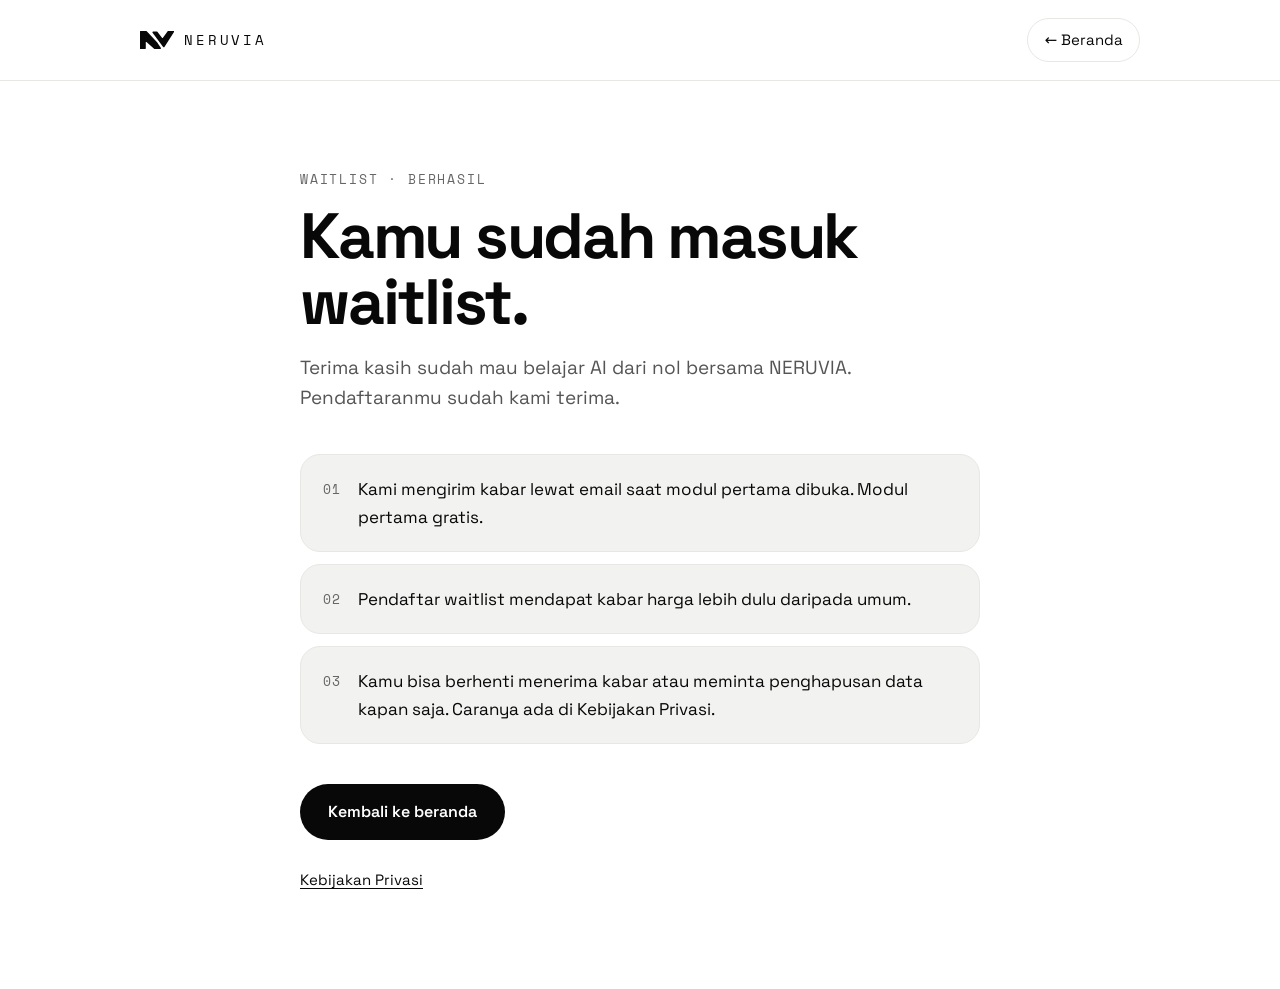
<file: terima-kasih.html>
<!DOCTYPE html>
<html lang="id">
<head>
<meta charset="utf-8">
<meta name="viewport" content="width=device-width, initial-scale=1">
<title>Terima kasih — NERUVIA</title>
<meta name="robots" content="noindex">
<link rel="icon" type="image/svg+xml" href="assets/brand/neruvia-icon-cyan.svg">
<style>
@font-face{font-family:'Space Grotesk';font-weight:300 700;font-style:normal;font-display:swap;src:url(assets/fonts/SpaceGrotesk-latin.woff2) format('woff2')}
@font-face{font-family:'Space Mono';font-weight:400;font-style:normal;font-display:swap;src:url(assets/fonts/SpaceMono-400-latin.woff2) format('woff2')}
:root{--ink:#080808;--paper:#fff;--surface:#F2F2F0;--rule:#E7E7E4;--muted:#555;--cyan:#38E1FF;
  --f-main:'Space Grotesk',system-ui,-apple-system,'Segoe UI',Roboto,sans-serif;--f-mono:'Space Mono',ui-monospace,Menlo,Consolas,monospace}
*,*::before,*::after{box-sizing:border-box;margin:0;padding:0}
html{-webkit-text-size-adjust:100%;scroll-behavior:smooth}
body{font-family:var(--f-main);background:var(--paper);color:var(--ink);line-height:1.65;-webkit-font-smoothing:antialiased}
a{color:var(--ink);text-underline-offset:3px}
a:focus-visible{outline:2px solid var(--ink);outline-offset:3px}
header{position:sticky;top:0;z-index:5;background:rgba(255,255,255,.92);backdrop-filter:blur(10px);border-bottom:1px solid var(--rule)}
.bar{max-width:1080px;margin:0 auto;padding:18px clamp(20px,5vw,40px);display:flex;justify-content:space-between;align-items:center;gap:16px}
.brand{display:flex;align-items:center;gap:10px;min-height:44px;text-decoration:none;font-family:var(--f-mono);letter-spacing:.2em;font-size:14px}
.brand svg{height:18px;width:auto}
.back{display:inline-flex;align-items:center;min-height:44px;font-size:15px;text-decoration:none;border:1px solid var(--rule);border-radius:999px;padding:8px 16px}
.back:hover{border-color:var(--ink)}
main{max-width:760px;margin:0 auto;padding:clamp(48px,7vw,88px) clamp(20px,5vw,40px) 96px}
.mono{font-family:var(--f-mono);font-size:13px;letter-spacing:.14em;text-transform:uppercase;color:#666}
h1{font-size:clamp(40px,6vw,64px);line-height:1.02;letter-spacing:-.035em;margin:14px 0 18px}
h1:focus{outline:none}
.lead{font-size:19px;line-height:1.6;color:var(--muted);max-width:56ch}
.steps{margin:40px 0 0;display:grid;gap:12px;list-style:none;counter-reset:s}
.steps li{counter-increment:s;display:flex;gap:16px;align-items:flex-start;background:var(--surface);border:1px solid var(--rule);border-radius:20px;padding:20px 22px;font-size:17px}
.steps li::before{content:counter(s,decimal-leading-zero);font-family:var(--f-mono);font-size:13px;letter-spacing:.1em;color:#666;padding-top:4px}
.cta{display:inline-flex;align-items:center;height:56px;padding:0 28px;margin-top:40px;border-radius:999px;background:var(--ink);color:#fff;text-decoration:none;font-weight:600;transition:background .3s,color .3s}
.cta:hover{background:var(--cyan);color:var(--ink)}
.cta:focus-visible{outline:2px solid var(--ink);outline-offset:3px}
.small{margin-top:28px;font-size:15px;color:var(--muted)}
@media(prefers-reduced-motion:reduce){*{transition:none!important}html{scroll-behavior:auto}}
</style>
</head>
<body>
<header>
  <div class="bar">
    <a class="brand" href="index.html" aria-label="NERUVIA, kembali ke beranda"><svg viewBox="7 8 133 70" aria-hidden="true"><path d="M9,11 L31,11 L72.2,54.9 L85.4,75.2 L63.8,75.2 L26.5,42 L26.5,75.2 L9,75.2Z M58.3,13 L72.3,13 L94.5,41.5 L117,10.5 L136.7,10.5 L99.5,68.5Z" fill="currentColor" stroke="currentColor" stroke-width="6" stroke-linejoin="round" fill-rule="evenodd"/></svg>NERUVIA</a>
    <a class="back" href="index.html">← Beranda</a>
  </div>
</header>
<main>
  <p class="mono">Waitlist · berhasil</p>
  <h1 id="top" tabindex="-1">Kamu sudah masuk waitlist.</h1>
  <p class="lead">Terima kasih sudah mau belajar AI dari nol bersama NERUVIA. Pendaftaranmu sudah kami terima.</p>
  <ol class="steps" aria-label="Yang terjadi selanjutnya">
    <li>Kami mengirim kabar lewat email saat modul pertama dibuka. Modul pertama gratis.</li>
    <li>Pendaftar waitlist mendapat kabar harga lebih dulu daripada umum.</li>
    <li>Kamu bisa berhenti menerima kabar atau meminta penghapusan data kapan saja. Caranya ada di Kebijakan Privasi.</li>
  </ol>
  <a class="cta" href="index.html">Kembali ke beranda</a>
  <p class="small"><a href="kebijakan-privasi.html">Kebijakan Privasi</a></p>
</main>
<script>document.getElementById('top').focus({preventScroll:true})</script>
</body>
</html>
</file>
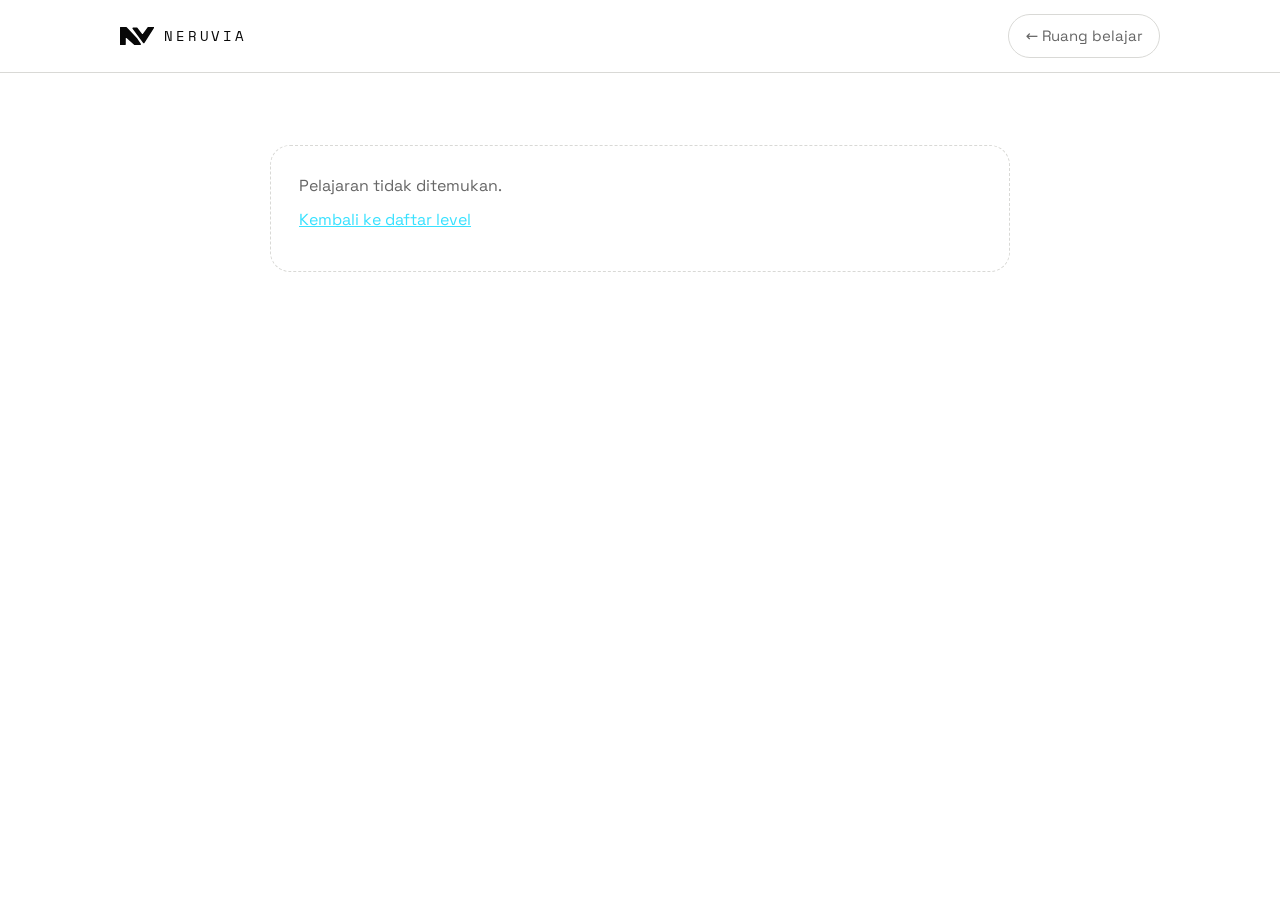
<file: belajar/pelajaran.html>
<!DOCTYPE html>
<html lang="id">
<head>
<meta charset="utf-8">
<meta name="viewport" content="width=device-width, initial-scale=1">
<title>Pelajaran (pratinjau) — NERUVIA</title>
<meta name="robots" content="noindex">
<link rel="icon" type="image/svg+xml" href="../assets/brand/neruvia-icon-cyan.svg">
<link rel="stylesheet" href="ruang.css">
<style>
main{max-width:820px}
.crumb{font-size:14px;color:var(--muted);display:flex;gap:8px;flex-wrap:wrap;align-items:center}
.crumb a{color:var(--muted);display:inline-flex;align-items:center;min-height:44px}.crumb a:hover{color:var(--ink)}
h1{max-width:none;font-size:clamp(32px,4.8vw,52px);margin:16px 0 14px}
.meta{display:flex;gap:8px;flex-wrap:wrap;margin-bottom:28px}
.pill{font-family:var(--f-pixel);font-size:12px;letter-spacing:.06em;padding:5px 9px;border-radius:6px;background:var(--ink);color:#fff;border:1px solid var(--ink)}
.pill.xp{background:var(--cyan);border-color:var(--cyan)}
.pill.ok{background:transparent;color:var(--ink);border-color:var(--ink)}
.mprog{display:grid;gap:8px;margin-bottom:32px}
.mprog .t{display:flex;justify-content:space-between;font-size:14px;color:var(--muted)}
.track{height:10px;background:#fff;border:1px solid var(--ink);border-radius:999px;overflow:hidden}
.track i{display:block;height:100%;width:0;background:var(--cyan);border-radius:999px;transition:width .6s var(--ease)}
.body{background:var(--card);border:1px solid var(--line);border-radius:28px;padding:clamp(22px,3vw,36px);min-height:220px}
.body p{font-size:18px;color:var(--muted);max-width:60ch}
.body .draft{display:inline-block;margin-bottom:14px;font-family:var(--f-mono);font-size:12px;letter-spacing:.12em;text-transform:uppercase;color:var(--ink)}
.body h2{font-size:22px;letter-spacing:-.01em;margin:26px 0 10px;color:var(--ink)}
.body h2:first-of-type{margin-top:0}
.body p+p{margin-top:12px}
.box{margin-top:22px;border:1px solid var(--line);border-radius:18px;padding:18px 20px;background:#fff}
.box h3{font-family:var(--f-mono);font-size:12px;letter-spacing:.14em;text-transform:uppercase;color:var(--ink);font-weight:400;margin-bottom:8px}
.box p{font-size:17px;color:#333}
.q{margin-top:18px;border:0}
.q legend{font-size:17px;font-weight:600;margin-bottom:10px;color:var(--ink)}
.opts{display:grid;gap:8px}
.opt{text-align:left;font:500 16px var(--f-main);color:var(--ink);background:#fff;border:1px solid var(--line);border-radius:14px;padding:12px 16px;cursor:pointer;transition:border-color .2s,background .2s}
.opt:hover:not(:disabled){border-color:var(--ink)}
.opt:disabled{cursor:default}
.opt.ok{border-color:var(--ok);background:rgba(27,127,75,.08)}
.opt.no{border-color:var(--bad);background:rgba(198,40,40,.08)}
.fb{margin-top:8px;font-size:15px;color:var(--muted);min-height:0}
.fb b{color:var(--ink)}
.score{margin-top:16px;font-family:var(--f-pixel);font-size:14px;color:var(--ink)}
.sum{margin:0;padding-left:20px;display:grid;gap:6px;color:#333;font-size:17px}
.acts{margin-top:24px;display:flex;gap:12px;flex-wrap:wrap}
.btn{font:600 16px var(--f-main);height:54px;padding:0 24px;border-radius:999px;border:1px solid var(--line);background:transparent;color:var(--ink);cursor:pointer;text-decoration:none;display:inline-flex;align-items:center;gap:10px;transition:background .25s,color .25s,border-color .25s}
.btn:hover{border-color:var(--ink)}
.btn.main{background:var(--cyan);border-color:var(--cyan);color:var(--ink)}
.btn.main[aria-pressed=true]{background:var(--ink);border-color:var(--ink);color:#fff}
.btn.main:hover{filter:brightness(1.08)}
.btn[aria-disabled=true]{opacity:.4;pointer-events:none}
.acts [hidden]{display:none}
.btn.go{max-width:100%;text-align:left;height:auto;min-height:54px;padding-top:8px;padding-bottom:8px}
.nav2{margin-top:36px;display:flex;justify-content:space-between;gap:12px;flex-wrap:wrap}
.live{min-height:24px;margin-top:14px;font-size:15px;color:var(--ink)}
.empty{padding:28px;border:1px dashed var(--line);border-radius:20px;color:var(--muted)}
.lat{margin-top:22px;border:1px solid var(--line);border-radius:18px;padding:18px 20px;background:#fff}
.lat p{font-size:17px;color:#333}
.pq{margin-top:20px;border:0}
.pq legend{font-size:17px;font-weight:600;margin-bottom:10px;color:var(--ink)}
.pair{display:grid;gap:10px}
@media(min-width:720px){.pair{grid-template-columns:1fr 1fr}}
.popt{text-align:left;font:500 16px var(--f-main);color:var(--ink);background:#fff;border:1px solid var(--line);border-radius:14px;padding:12px 16px;cursor:pointer;display:flex;flex-direction:column;gap:6px;min-height:44px}
.popt:hover:not([aria-disabled=true]){border-color:var(--ink)}
.popt[aria-disabled=true]{cursor:default}
.popt.ok{border-color:var(--ok);background:rgba(27,127,75,.08)}
.popt.no{border-color:var(--bad);background:rgba(198,40,40,.08)}
.ptag{font-family:var(--f-pixel);font-size:12px;letter-spacing:.06em;color:var(--muted)}
.pt{white-space:pre-wrap;overflow-wrap:anywhere}
.vd{font-family:var(--f-mono);font-size:12px;letter-spacing:.08em;text-transform:uppercase;color:var(--ink)}
.latact{margin-top:18px}
.lat [hidden]{display:none}
@media(prefers-reduced-motion:reduce){*{transition:none!important}}
</style>
</head>
<body>
<a class="skip" href="#isi">Lewati ke isi</a>
<header>
  <div class="bar">
    <a class="brand" href="../index.html" aria-label="NERUVIA, kembali ke beranda"><svg viewBox="7 8 133 70" aria-hidden="true"><path d="M9,11 L31,11 L72.2,54.9 L85.4,75.2 L63.8,75.2 L26.5,42 L26.5,75.2 L9,75.2Z M58.3,13 L72.3,13 L94.5,41.5 L117,10.5 L136.7,10.5 L99.5,68.5Z" fill="currentColor" stroke="currentColor" stroke-width="6" stroke-linejoin="round" fill-rule="evenodd"/></svg>NERUVIA</a>
    <a class="back" href="index.html">← Ruang belajar</a>
  </div>
</header>
<main id="isi"><div class="empty" id="state">Memuat pelajaran…</div></main>
<script src="progress.js"></script>
<script>
(function(){
  var main=document.getElementById('isi');
  function el(t,c,x){var e=document.createElement(t);if(c)e.className=c;if(x!=null)e.textContent=x;return e}
  function fail(msg){main.textContent='';var d=el('div','empty',msg);d.appendChild(document.createElement('br'));var a=el('a','','Kembali ke daftar level');a.href='index.html';a.style.cssText='color:var(--cyan);display:inline-flex;align-items:center;min-height:44px';d.appendChild(a);main.appendChild(d)}
  var id=new URLSearchParams(location.search).get('id')||'';
  fetch('../content/kursus.json').then(function(r){if(!r.ok)throw 0;return r.json()}).then(function(d){
    var flat=[];d.level.forEach(function(l){l.modul.forEach(function(m){m.pelajaran.forEach(function(p){flat.push({l:l,m:m,p:p})})})});
    var i=-1;flat.forEach(function(x,k){if(x.p.id===id)i=k});
    if(i<0)return fail('Pelajaran tidak ditemukan.');
    show(flat,i,d);
  }).catch(function(){fail('Pelajaran gagal dimuat. Buka halaman ini lewat server (bukan file lokal) dan coba lagi.')});


  function box(title,text){var b=el('div','box');b.appendChild(el('h3','',title));b.appendChild(el('p','',text));return b}
  function okInter(x){
    function s(v,n){return typeof v==='string'&&v.trim()!==''&&v.length<=n}
    if(!x||typeof x!=='object'||!s(x.judul,120)||!s(x.petunjuk,500)||!Array.isArray(x.pasangan)||x.pasangan.length<1||x.pasangan.length>12)return false;
    return x.pasangan.every(function(q){return !!q&&typeof q==='object'&&s(q.skenario,400)&&s(q.a,900)&&s(q.b,900)&&s(q.alasan,700)&&(q.benar==='a'||q.benar==='b')&&Array.isArray(q.unsur)&&q.unsur.length<=8&&q.unsur.every(function(u){return s(u,60)})})
  }
  /* Latihan interaktif: pilih prompt yang lebih sesuai. Tanpa chatbot sungguhan, tanpa jaringan. Semua teks dari JSON lewat textContent. */
  function interaktif(x){
    if(!okInter(x))return null;
    var n=x.pasangan.length,wrap=el('section','lat'),right=0,answered=0,groups=[];
    var hid='lat-h';wrap.setAttribute('aria-labelledby',hid);
    wrap.appendChild(el('span','draft','// Latihan interaktif · Draf'));
    var h=el('h2','',x.judul);h.id=hid;wrap.appendChild(h);
    wrap.appendChild(el('p','',x.petunjuk));
    var score=el('p','score');score.setAttribute('role','status');score.setAttribute('aria-live','polite');
    var again=el('button','btn');again.type='button';again.textContent='Ulangi latihan';again.hidden=true;
    function fin(){
      var m=right===n?'Semua tepat. Coba terapkan unsur-unsur ini pada tugas nyata di latihan di atas.':right*3>=n*2?'Sudah baik. Baca ulang alasan pada situasi yang belum tepat.':'Baca ulang bagian pelajaran di atas, lalu coba lagi.';
      score.textContent='Skor: '+right+' dari '+n+'. '+m;again.hidden=false;
    }
    x.pasangan.forEach(function(q,qi){
      var fs=el('fieldset','pq'),lg=el('legend','',(qi+1)+'. '+q.skenario),pr=el('div','pair'),fb=el('p','fb');
      fb.setAttribute('role','status');fb.setAttribute('aria-live','polite');
      fs.appendChild(lg);
      var btn={};
      ['a','b'].forEach(function(k){
        var b=el('button','popt');b.type='button';b.setAttribute('aria-pressed','false');
        b.appendChild(el('span','ptag','PROMPT '+k.toUpperCase()));b.appendChild(el('span','pt',q[k]));
        b.addEventListener('click',function(){
          if(fs.getAttribute('data-done')==='1')return;
          fs.setAttribute('data-done','1');
          var ok=k===q.benar;answered++;if(ok)right++;
          b.setAttribute('aria-pressed','true');
          ['a','b'].forEach(function(j){btn[j].setAttribute('aria-disabled','true')});
          btn[q.benar].classList.add('ok');btn[q.benar].appendChild(el('span','vd','Lebih sesuai'));
          if(!ok){b.classList.add('no');b.appendChild(el('span','vd','Pilihanmu, kurang sesuai'))}
          fb.textContent='';fb.appendChild(el('b','',ok?'Benar. ':'Belum tepat. '));
          fb.appendChild(document.createTextNode(q.alasan+(q.unsur.length?' Unsur yang membedakan: '+q.unsur.join(', ')+'.':'')));
          if(answered===n)fin();else score.textContent='Dijawab '+answered+' dari '+n;
        });
        btn[k]=b;pr.appendChild(b)});
      fs.appendChild(pr);fs.appendChild(fb);wrap.appendChild(fs);groups.push({fs:fs,btn:btn,fb:fb});
    });
    wrap.appendChild(score);
    var la=el('div','latact');la.appendChild(again);wrap.appendChild(la);
    again.addEventListener('click',function(){
      right=0;answered=0;score.textContent='';again.hidden=true;
      groups.forEach(function(g){
        g.fs.removeAttribute('data-done');g.fb.textContent='';
        ['a','b'].forEach(function(j){var b=g.btn[j];b.removeAttribute('aria-disabled');b.setAttribute('aria-pressed','false');b.classList.remove('ok','no');Array.prototype.slice.call(b.querySelectorAll('.vd')).forEach(function(v){b.removeChild(v)})})});
      groups[0].btn.a.focus();
    });
    return wrap;
  }
  function loadContent(p,body,ready){
    fetch('../content/pelajaran/'+encodeURIComponent(p.id)+'.json').then(function(r){if(!r.ok)throw 0;return r.json()}).then(function(c){
      body.textContent='';
      if(c.status==='draf')body.appendChild(el('span','draft','// Draf · belum disetujui'));
      body.appendChild(box('Tujuan',c.tujuan));
      c.bagian.forEach(function(g){var h=el('h2','',g.judul);body.appendChild(h);g.paragraf.forEach(function(t){body.appendChild(el('p','',t))})});
      if(c.contoh)body.appendChild(box(c.contoh.judul||'Contoh',c.contoh.teks));
      if(c.latihan)body.appendChild(box('Latihan',c.latihan.petunjuk));
      var lat=interaktif(c.interaktif);if(lat)body.appendChild(lat);
      if(c.cek&&c.cek.length){
        body.appendChild(el('h2','','Cek pemahaman'));
        var right=0,answered=0,score=el('p','score');score.setAttribute('role','status');score.setAttribute('aria-live','polite');
        c.cek.forEach(function(q,qi){
          var fs=el('fieldset','q'),lg=el('legend','',(qi+1)+'. '+q.tanya),op=el('div','opts'),fb=el('p','fb');fb.setAttribute('role','status');fb.setAttribute('aria-live','polite');
          fs.appendChild(lg);
          q.opsi.forEach(function(t,oi){
            var b=el('button','opt',t);b.type='button';
            b.addEventListener('click',function(){
              var ok=oi===q.benar;answered++;if(ok)right++;
              Array.prototype.forEach.call(op.children,function(x,xi){x.disabled=true;if(xi===q.benar)x.classList.add('ok');else if(xi===oi)x.classList.add('no')});
              fb.textContent='';var bb=el('b','',ok?'Benar. ':'Belum tepat. ');fb.appendChild(bb);fb.appendChild(document.createTextNode(q.jelas));
              score.textContent=answered===c.cek.length?('Skor: '+right+' dari '+c.cek.length):('Dijawab '+answered+' dari '+c.cek.length);
            });
            op.appendChild(b)});
          fs.appendChild(op);fs.appendChild(fb);body.appendChild(fs)});
        body.appendChild(score)}
      if(c.ringkasan){body.appendChild(el('h2','','Ringkasan'));var ul=el('ul','sum');c.ringkasan.forEach(function(t){ul.appendChild(el('li','',t))});body.appendChild(ul)}
      ready();
    }).catch(function(){body.textContent='';body.appendChild(el('p','','Isi pelajaran gagal dimuat. Muat ulang halaman ini.'));ready()});
  }
  function show(flat,i,kursus){
    var cur=flat[i],p=cur.p,prev=flat[i-1],next=flat[i+1],mod=cur.m.pelajaran;
    document.title=p.judul+' — NERUVIA';
    main.textContent='';
    var cr=el('nav','crumb');cr.setAttribute('aria-label','Lokasi');
    var a1=el('a','','Level '+cur.l.nomor+' · '+cur.l.judul);a1.href='index.html';cr.appendChild(a1);cr.appendChild(el('span','','/'));cr.appendChild(el('span','',cur.m.judul));
    main.appendChild(cr);
    main.appendChild(el('h1','',p.judul));
    var meta=el('div','meta');meta.appendChild(el('span','pill',p.jenis.toUpperCase()));meta.appendChild(el('span','pill xp',p.xp+' XP'));
    var st=el('span','pill ok','SELESAI');meta.appendChild(st);main.appendChild(meta);

    var mp=el('div','mprog'),tt=el('div','t'),t1=el('span'),t2=el('span'),tr=el('div','track'),bar=el('i');
    tt.appendChild(t1);tt.appendChild(t2);tr.setAttribute('role','progressbar');tr.setAttribute('aria-label','Progres modul');tr.setAttribute('aria-valuemin','0');tr.setAttribute('aria-valuemax',String(mod.length));
    tr.appendChild(bar);mp.appendChild(tt);mp.appendChild(tr);main.appendChild(mp);

    var body=el('section','body');body.setAttribute('aria-label','Isi pelajaran');
    if(p.isi==='belum'){body.appendChild(el('span','draft','// Materi sedang disusun'));body.appendChild(el('p','','Isi pelajaran ini belum tersedia. Tombol di bawah hanya untuk mencoba alur belajar: tandai selesai, lihat progres, lanjut ke pelajaran berikutnya.'))}
    else body.appendChild(el('p','','Memuat isi pelajaran…'));
    main.appendChild(body);

    /* Tombol, status, dan navigasi ada di bawah isi. Isi tiba lewat fetch kedua dan memanjang jauh,
       jadi bagian bawah dipasang sesudah isi siap supaya tidak melompat (CLS). Sampai saat itu ia ditampung di fragmen. */
    var tail=document.createDocumentFragment();
    function showTail(){main.appendChild(tail)}
    var acts=el('div','acts'),done=el('button','btn main');done.type='button';
    var go=el('a','btn main go');go.hidden=true;
    acts.appendChild(done);acts.appendChild(go);tail.appendChild(acts);
    var live=el('p','live');live.setAttribute('role','status');live.setAttribute('aria-live','polite');tail.appendChild(live);

    var nav=el('div','nav2');
    function link(x,label,dir){var a=el('a','btn');a.textContent=label;if(x){a.href='pelajaran.html?id='+encodeURIComponent(x.p.id);a.title=x.p.judul}else{a.setAttribute('aria-disabled','true');a.removeAttribute('href')}return a}
    nav.appendChild(link(prev,'← Sebelumnya'));nav.appendChild(link(next,'Berikutnya →'));tail.appendChild(nav);

    function paint(announce){
      var on=window.NVProgress.isDone(p.id);
      done.setAttribute('aria-pressed',on);done.textContent=on?'Selesai · batalkan':'Tandai selesai (+'+p.xp+' XP)';
      st.style.display=on?'':'none';
      var s=window.NVProgress.summary(mod);
      t1.textContent=s.done+' dari '+s.count+' pelajaran di modul ini';t2.textContent=s.xp+' / '+s.xpTotal+' XP';
      bar.style.width=Math.round(100*s.done/s.count)+'%';tr.setAttribute('aria-valuenow',String(s.done));
      /* C4: sesudah selesai, tawarkan pelajaran berikutnya yang belum selesai dan sudah ada isinya (bisa melompati yang sudah selesai). Tidak berpindah halaman sendiri. */
      var nx=on?window.NVProgress.lanjut(kursus,p.id):null;
      if(nx){go.href='pelajaran.html?id='+encodeURIComponent(nx.pelajaran.id);go.textContent='Lanjut: '+nx.pelajaran.judul+(nx.pelajaran.isi==='draf'?' (draf)':'')+' →';go.hidden=false}
      else{go.hidden=true;go.removeAttribute('href');go.textContent=''}
      if(announce)live.textContent=on?('Tersimpan. +'+p.xp+' XP. '+(nx?'Berikutnya yang belum selesai: '+nx.pelajaran.judul+'.':'Semua pelajaran yang sudah ada isinya sudah selesai.')):'Penanda selesai dibatalkan.';
    }
    done.addEventListener('click',function(){
      var ok=window.NVProgress.mark(p.id,!window.NVProgress.isDone(p.id));
      if(!ok){live.style.color='var(--bad)';live.textContent='Progres tidak bisa disimpan di browser ini.';return}
      live.style.color='';paint(true)});
    paint(false);
    if(p.isi==='belum')showTail();else loadContent(p,body,showTail);
  }
})();
</script>
</body>
</html>
</file>
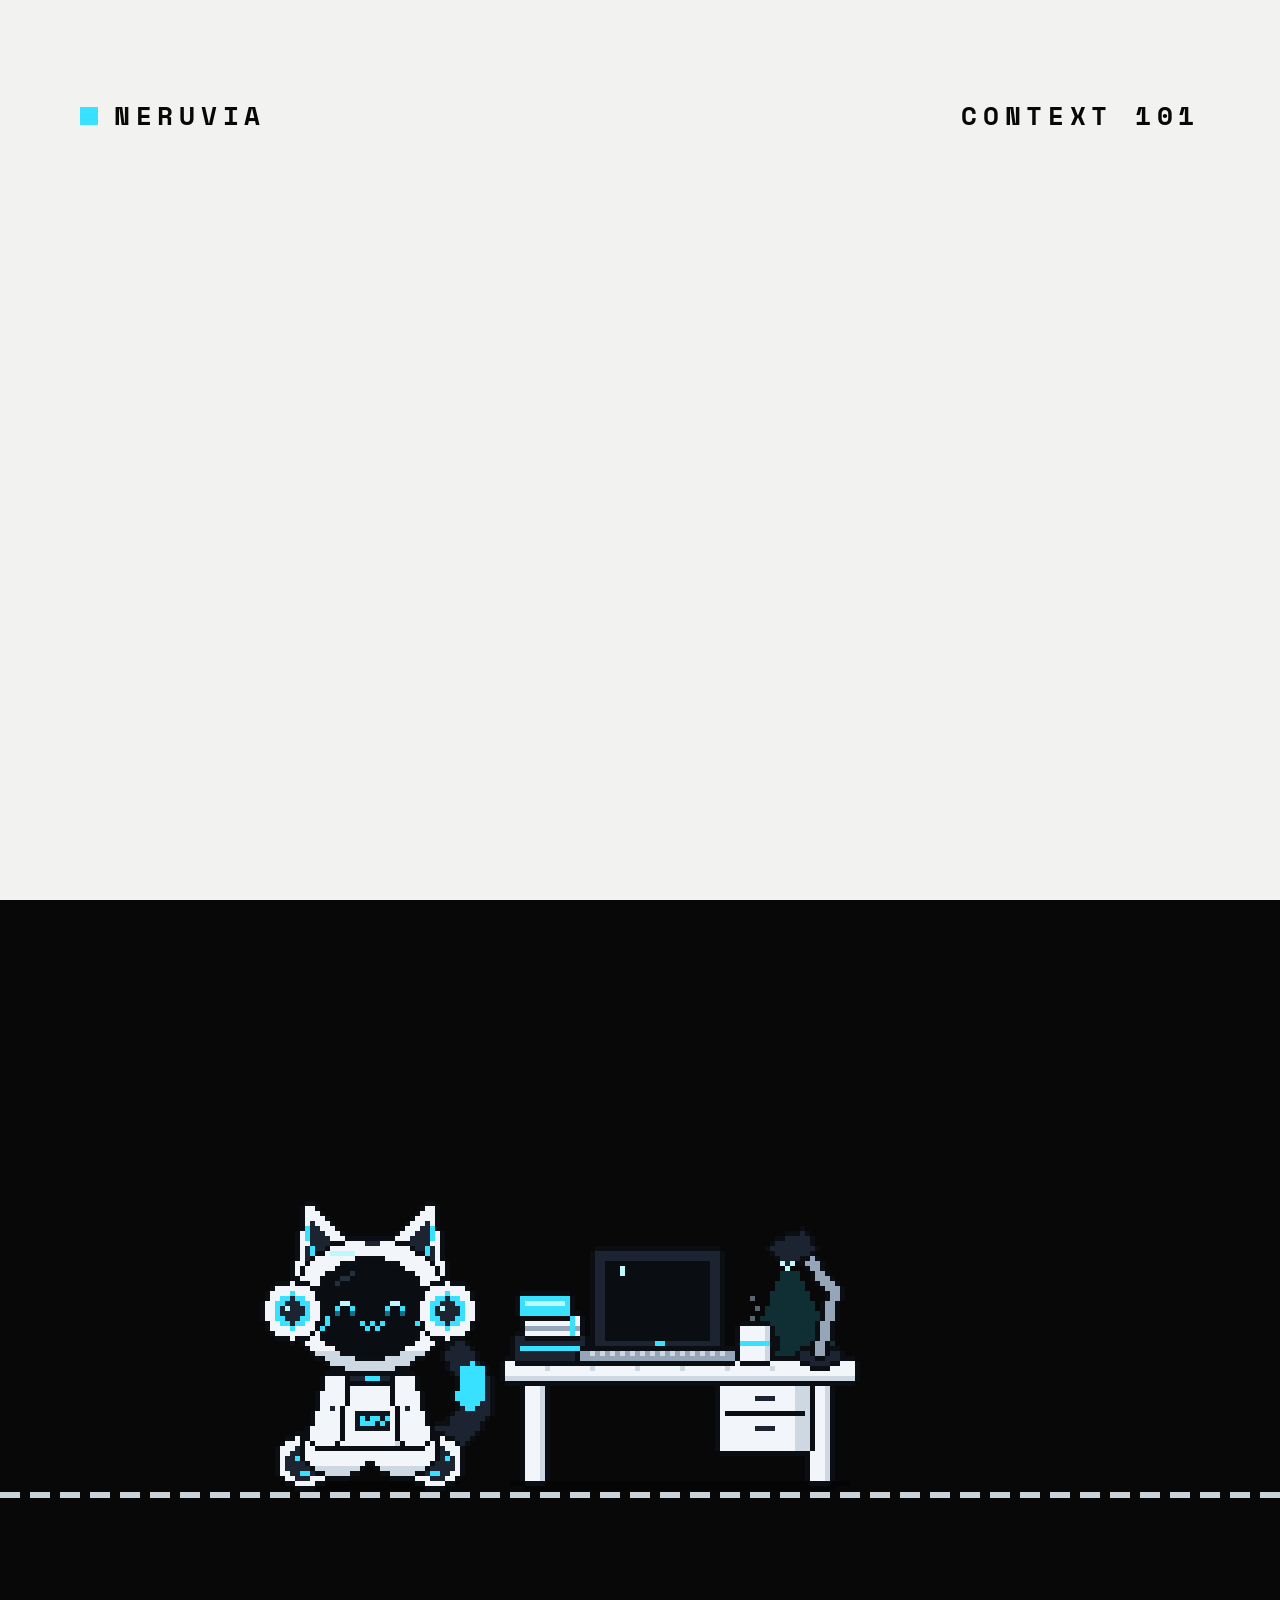
<file: tools/video/video-ce.html>
<!DOCTYPE html>
<html lang="id"><head><meta charset="utf-8">
<title>NERUVIA — Context Engineering 101 (portrait 1080x1920)</title>
<style>
@font-face{font-family:'SG';font-weight:300 700;src:url(/assets/fonts/SpaceGrotesk-latin.woff2) format('woff2')}
@font-face{font-family:'SM';font-weight:400;src:url(/assets/fonts/SpaceMono-400-latin.woff2) format('woff2')}
@font-face{font-family:'SM';font-weight:700;src:url(/assets/fonts/SpaceMono-700-latin.woff2) format('woff2')}
@font-face{font-family:'PX';font-weight:700;src:url(/assets/fonts/Silkscreen-700-latin.woff2) format('woff2')}
:root{--ink:#080808;--paper:#F2F2F0;--cyan:#38E1FF;--g1:#666;--g2:#8A8A8A}
*{box-sizing:border-box;margin:0;padding:0}
html,body{width:1080px;height:1920px;overflow:hidden;background:var(--ink);font-family:'SG',sans-serif;-webkit-font-smoothing:antialiased}
.scene{position:absolute;inset:0;display:none;overflow:hidden}
.scene.on{display:block}
.dark{background:var(--ink);color:#fff}
.light{background:var(--paper);color:var(--ink)}
.cap{display:none!important}
.abs{position:absolute;left:80px;right:80px}
.hd{position:absolute;top:96px;left:80px;right:80px;display:flex;justify-content:space-between;font:700 26px 'SM';letter-spacing:.22em}
.hd span:first-child::before{content:'';display:inline-block;width:18px;height:18px;background:var(--cyan);margin-right:16px}
.dark .hd{color:#fff}.light .hd{color:var(--ink)}
.lbl{font:700 30px 'SM';letter-spacing:.18em;color:var(--cyan)}
.light .lbl{color:var(--ink)}
.big{font-weight:700;line-height:.92;letter-spacing:-.03em;text-transform:uppercase}
.hl{background:var(--cyan);color:var(--ink);padding:0 14px;-webkit-box-decoration-break:clone;box-decoration-break:clone}
.mono{font-family:'SM',monospace}
.sub{font-weight:500;font-size:46px;line-height:1.25}
.row{display:flex;align-items:center;gap:28px;border:4px solid #3a3a3a;background:#0c1117;padding:0 32px;height:110px;margin-bottom:14px}
.row b{font:700 34px 'PX';color:var(--cyan)}
.row span{font-weight:700;font-size:48px;letter-spacing:-.01em;text-transform:uppercase}
.gridw{display:grid;grid-template-columns:448px 448px;gap:24px}
.gi{height:230px;border:4px solid #3a3a3a;padding:26px 30px;color:#666;background:#0c1117}
.gi b{display:block;font:700 34px 'PX'}
.gi i{display:block;font-style:normal;font-weight:700;font-size:64px;letter-spacing:-.02em;margin-top:14px;text-transform:uppercase}
.gi u{display:block;text-decoration:none;font:400 26px 'SM';margin-top:10px}
.gi.all{color:#fff;border-color:var(--g2)}.gi.all b{color:var(--cyan)}
.gi.act{color:#fff;border-color:var(--cyan)}.gi.act b{color:var(--cyan)}
.det{border-left:10px solid var(--cyan);padding:8px 0 8px 30px;font-weight:500;font-size:40px;line-height:1.25}
.bar{height:14px;margin-bottom:18px;background:#4a4a4a}
.bar.k{background:var(--cyan)}
.tag{display:inline-block;background:var(--cyan);color:var(--ink);font:700 34px 'SM';letter-spacing:.1em;padding:12px 26px}
/* ---- lapisan pixel (Neru + meja + dialog) ---- */
#px{position:absolute;inset:0;z-index:30;pointer-events:none}
#spr,#desk{position:absolute;top:1196px;height:300px;image-rendering:pixelated}
#spr{left:230px;width:280px}#desk{left:500px;width:360px}
.floor{position:absolute;left:0;right:0;top:1492px;height:6px;background:repeating-linear-gradient(90deg,var(--fl,#1c2733) 0 20px,transparent 20px 30px)}
.pglow{position:absolute;left:150px;top:1120px;width:780px;height:440px;border-radius:50%;background:radial-gradient(closest-side,rgba(56,225,255,.12),rgba(56,225,255,0))}
.dlg{position:absolute;left:80px;right:80px;top:940px;height:226px;background:#0c1117;border:6px solid var(--cyan);
 box-shadow:0 0 0 6px #0c1117,0 0 0 12px #1c2733,0 0 40px rgba(56,225,255,.22)}
.dlg .tag2{position:absolute;left:28px;top:-34px;background:var(--cyan);color:#06090c;font:700 30px 'PX';letter-spacing:.06em;padding:6px 16px 8px}
.dlg .dt{position:absolute;left:36px;right:36px;top:26px;font:600 36px/1.38 'SG';color:#fff}
.dlg .nx{position:absolute;right:24px;bottom:14px;border-left:13px solid transparent;border-right:13px solid transparent;border-top:15px solid var(--cyan)}
.dlg .ptr{position:absolute;left:268px;bottom:-30px;width:30px;height:24px;background:var(--cyan);clip-path:polygon(0 0,100% 0,50% 100%)}
</style></head><body>
<script>
// kartu 2x2 untuk adegan 6-10. aktif: nomor kartu yang menyala (0 = semua tampil bertahap)
const GI=[['01','Latar','siapa & untuk apa'],['02','Data','angka & catatanmu'],['03','Contoh','satu hasil favorit'],['04','Batasan','panjang, gaya, larangan']];
function grid(act,times){return '<div class="gridw">'+GI.map((g,i)=>{
  const c=act?(i+1===act?'act':''):'all';
  const rv=times?` rv" data-t="${times[i]}`:'';
  return `<div class="gi ${c}${rv}"><b>${g[0]}</b><i>${g[1]}</i><u>${g[2]}</u></div>`}).join('')+'</div>'}
</script>

<!-- 1 · pembuka -->
<section class="scene light"><div class="hd"><span>NERUVIA</span><span>CONTEXT 101</span></div>
 <div class="abs" style="top:230px">
  <div class="rv" data-t=".2"><div class="big" style="font-size:120px">Prompt<br>bagus,</div></div>
  <div class="rv" data-t="1.3"><div class="big" style="font-size:120px;margin-top:22px">jawaban<br><span class="hl">tetap<br>meleset?</span></div></div>
 </div>
 <div class="cap"><span>Promptmu sudah bagus, tapi jawaban AI masih meleset? Mungkin masalahnya ada di konteks.</span></div></section>

<!-- 2 · definisi konteks -->
<section class="scene dark"><div class="hd"><span>NERUVIA</span><span>CONTEXT 101</span></div>
 <div class="abs" style="top:200px"><div class="lbl">/KONTEKS</div></div>
 <div class="abs" style="top:262px"><div class="rv" data-t=".1"><div class="big" style="font-size:110px">Semua yang<br><span style="color:var(--cyan)">AI lihat</span></div></div></div>
 <div class="abs" style="top:520px">
  <div class="rv row" data-t="1.9"><b>01</b><span>Perintahmu</span></div>
  <div class="rv row" data-t="2.9"><b>02</b><span>Riwayat chat</span></div>
  <div class="rv row" data-t="3.9"><b>03</b><span>Dokumen tempelan</span></div>
 </div>
 <div class="cap"><span>Konteks adalah semua yang AI lihat sebelum menjawab: perintahmu, riwayat chat, dan dokumen yang kamu tempel.</span></div></section>

<!-- 3 · jendela konteks -->
<section class="scene dark"><div class="hd"><span>NERUVIA</span><span>CONTEXT 101</span></div>
 <div class="abs" style="top:200px"><div class="lbl">/JENDELA KONTEKS</div></div>
 <div class="abs rv" data-t=".3" style="top:262px"><div style="border:4px dashed #555;color:#777;padding:22px 30px;font:400 30px 'SM'">chat kemarin → tidak terlihat</div></div>
 <div class="abs rv" data-t="1.2" style="top:390px"><div style="border:6px solid var(--cyan);height:400px;padding:34px 40px;background:#0c1117">
   <div class="bar" style="width:86%;background:#fff"></div><div class="bar" style="width:62%;background:#fff"></div>
   <div class="bar k" style="width:78%"></div><div class="bar" style="width:92%;background:#fff"></div>
   <div class="bar" style="width:48%;background:#fff"></div><div class="bar k" style="width:70%"></div>
   <div class="bar" style="width:84%;background:#fff"></div><div class="bar" style="width:40%;background:#fff"></div></div></div>
 <div class="abs rv" data-t="2.4" style="top:820px"><span class="tag">AI HANYA MELIHAT KOTAK INI</span></div>
 <div class="cap"><span>AI tidak punya ingatan seperti manusia. Ia hanya melihat isi jendela konteks saat itu.</span></div></section>

<!-- 4 · analogi karyawan baru -->
<section class="scene light"><div class="hd"><span>NERUVIA</span><span>CONTEXT 101</span></div>
 <div class="abs" style="top:200px"><div class="lbl">/ANALOGI</div></div>
 <div class="abs" style="top:262px">
  <div class="rv" data-t=".2"><div class="big" style="font-size:150px">AI =</div></div>
  <div class="rv" data-t=".9"><div class="big" style="font-size:134px;margin-top:6px"><span class="hl">karyawan<br>baru</span></div></div>
  <div class="rv sub" data-t="2.4" style="margin-top:40px">Pintar, tapi belum tahu apa pun soal kantormu.</div>
 </div>
 <div class="cap"><span>Anggap AI karyawan baru yang pintar, tapi belum tahu apa pun soal kantormu.</span></div></section>

<!-- 5 · tanpa konteks -->
<section class="scene dark"><div class="hd"><span>NERUVIA</span><span>CONTEXT 101</span></div>
 <div class="abs" style="top:200px"><div class="lbl">/TANPA KONTEKS</div></div>
 <div class="abs rv" data-t=".2" style="top:262px"><div style="border:4px solid var(--g2);background:#0c1117;padding:30px 36px;font:700 54px 'SM'"><span style="color:var(--cyan)">&gt;</span> Buatkan laporan.</div></div>
 <div class="abs" style="top:440px;display:flex;gap:70px;padding-left:40px">
  <div class="rv big" data-t="1.5" style="font-size:170px;color:var(--cyan)">?</div>
  <div class="rv big" data-t="2.0" style="font-size:170px;color:var(--cyan)">?</div>
  <div class="rv big" data-t="2.5" style="font-size:170px;color:var(--cyan)">?</div></div>
 <div class="abs rv" data-t="3.1" style="top:680px"><div class="big" style="font-size:96px">AI terpaksa<br><span style="color:var(--cyan)">menebak</span></div></div>
 <div class="cap"><span>Kalau kamu hanya bilang "buatkan laporan", AI terpaksa menebak.</span></div></section>

<!-- 6 · empat bahan -->
<section class="scene dark"><div class="hd"><span>NERUVIA</span><span>CONTEXT 101</span></div>
 <div class="abs" style="top:200px"><div class="lbl">/4 BAHAN KONTEKS</div></div>
 <div class="abs" style="top:262px"><script>document.write(grid(0,[1.4,2.1,2.8,3.5]))</script></div>
 <div class="cap"><span>Beri empat bahan: latar, data, contoh, dan batasan.</span></div></section>

<!-- 7 · latar -->
<section class="scene dark"><div class="hd"><span>NERUVIA</span><span>CONTEXT 101</span></div>
 <div class="abs" style="top:200px"><div class="lbl">/4 BAHAN KONTEKS</div></div>
 <div class="abs" style="top:262px"><script>document.write(grid(1))</script></div>
 <div class="abs rv" data-t=".5" style="top:770px"><div class="det">Untuk siapa laporan ini, dan untuk apa.</div></div>
 <div class="cap"><span>Latar: untuk siapa laporan ini, dan untuk apa.</span></div></section>

<!-- 8 · data -->
<section class="scene dark"><div class="hd"><span>NERUVIA</span><span>CONTEXT 101</span></div>
 <div class="abs" style="top:200px"><div class="lbl">/4 BAHAN KONTEKS</div></div>
 <div class="abs" style="top:262px"><script>document.write(grid(2))</script></div>
 <div class="abs rv" data-t=".5" style="top:770px"><div class="det">Angka atau catatan yang kamu punya.</div></div>
 <div class="cap"><span>Data: tempel angka atau catatan yang benar-benar kamu punya.</span></div></section>

<!-- 9 · contoh -->
<section class="scene dark"><div class="hd"><span>NERUVIA</span><span>CONTEXT 101</span></div>
 <div class="abs" style="top:200px"><div class="lbl">/4 BAHAN KONTEKS</div></div>
 <div class="abs" style="top:262px"><script>document.write(grid(3))</script></div>
 <div class="abs rv" data-t=".5" style="top:770px"><div class="det">Satu laporan lama yang kamu suka.</div></div>
 <div class="cap"><span>Contoh: tunjukkan satu laporan lama yang kamu suka.</span></div></section>

<!-- 10 · batasan -->
<section class="scene dark"><div class="hd"><span>NERUVIA</span><span>CONTEXT 101</span></div>
 <div class="abs" style="top:200px"><div class="lbl">/4 BAHAN KONTEKS</div></div>
 <div class="abs" style="top:262px"><script>document.write(grid(4))</script></div>
 <div class="abs rv" data-t=".5" style="top:770px"><div class="det">Satu halaman, bahasa santai.</div></div>
 <div class="cap"><span>Batasan: satu halaman, bahasa santai, tanpa istilah teknis.</span></div></section>

<!-- 11 · jangan berlebihan -->
<section class="scene dark"><div class="hd"><span>NERUVIA</span><span>CONTEXT 101</span></div>
 <div class="abs" style="top:200px"><div class="lbl">/JANGAN BERLEBIHAN</div></div>
 <div class="abs" style="top:258px"><div class="rv" data-t=".1"><div class="big" style="font-size:84px">Terlalu panjang<br>= fokus <span style="color:var(--cyan)">hilang</span></div></div></div>
 <div class="abs rv" data-t="3.2" style="top:470px"><span class="tag">PILIH YANG RELEVAN SAJA</span></div>
 <div class="abs" style="top:560px"><div style="border:4px solid var(--g2);padding:26px 34px 8px;background:#0c1117">
  <script>
  const W=[88,64,92,74,56,96,70,84];
  document.write(W.map((w,i)=>`<div class="rv bar${i===3||i===4?' k':''}" data-t="${(.5+i*.3).toFixed(2)}" style="width:${w}%;background:${i===3||i===4?'':'#8A8A8A'}"></div>`).join(''))
  </script></div></div>
 <div class="cap"><span>Tapi jangan tempel semuanya. Konteks yang terlalu panjang membuat AI kehilangan fokus. Pilih yang relevan saja.</span></div></section>

<!-- 12 · penutup (tanpa ajakan daftar, web belum siap) -->
<section class="scene light"><div class="hd"><span>NERUVIA</span><span>CONTEXT 101</span></div>
 <div class="abs" style="top:220px">
  <div class="rv" data-t=".2"><div class="big" style="font-size:108px">Konteks tepat</div></div>
  <div class="rv" data-t="1.5"><div class="big" style="font-size:108px;margin-top:10px"><span class="hl">= jawaban tepat</span></div></div>
 </div>
 <div class="cap"><span>Konteks yang tepat menghasilkan jawaban yang tepat.</span></div></section>

<div id="px"><div class="pglow" id="pglow"></div><div class="floor" id="floor"></div>
<canvas id="desk" width="72" height="60"></canvas><canvas id="spr" width="56" height="60"></canvas>
<div class="dlg" id="dlg"><div class="tag2">NERU</div><div class="dt" id="dt"></div><div class="nx" id="nx"></div><div class="ptr"></div></div></div>

<script src="env.js"></script>
<script>
// ---- dasar: tampilkan adegan aktif + munculkan elemen .rv sesuai data-t (detik, waktu adegan) ----
(function(){
const cl=(v,a,b)=>Math.max(a,Math.min(b,v));
const secs=[...document.querySelectorAll('.scene')];
window.DURS=window.DURS||secs.map(()=>5);
// Waktu data-t/ACT ditulis untuk durasi nominal tiap adegan; dipetakan ke durasi nyata (hasil env.py)
window.NOM=[5,5,5,5,5,5,4,4,4,4,5,6];
window.FS=DURS.map((d,i)=>d/NOM[i]);
window.render=function(t){
  let acc=0,idx=0;for(;idx<DURS.length-1;idx++){if(t<acc+DURS[idx])break;acc+=DURS[idx]}
  const lt=t-acc, f=FS[idx];
  secs.forEach((s,i)=>s.classList.toggle('on',i===idx));
  secs[idx].querySelectorAll('.rv').forEach(e=>{const p=cl((lt-(+e.dataset.t)*f)/.28,0,1);e.style.opacity=p;e.style.transform=`translateY(${(1-p)*28}px)`});
};
})();
// ---- koreografi Neru untuk episode ini (waktu adegan, detik) ----
const ACT0={
 1:[[0,.5,'hop'],[.15,1.2,'wave'],[2.8,4.4,'ask']],
 2:[[.3,4.8,'point']],
 3:[[.3,1.6,'point'],[1.8,4.4,'shake']],
 4:[[.3,2.2,'ask'],[2.4,4.6,'point']],
 5:[[.3,2.6,'shake'],[2.8,4.6,'ask']],
 6:[[.3,4.8,'point']],
 7:[[.15,.9,'point'],[.9,3.8,'desk']],
 8:[[.15,.9,'point'],[.9,4.2,'desk']],
 9:[[.15,.9,'point'],[.9,3.8,'desk']],
 10:[[.15,.9,'point'],[.9,4.2,'desk']],
 11:[[.3,3.0,'shake'],[3.2,5.4,'point']],
 12:[[.1,1.8,'wave'],[3.6,4.2,'hop'],[3.6,7,'happy']],
};
window.ACT={};for(const k in ACT0)window.ACT[k]=ACT0[k].map(([a,b,n])=>[a*FS[k-1],b*FS[k-1],n]);
window.SCREEN=function(si,lt){
  const typ=(st,d)=>Math.max(0,Math.min(1,(lt-st*FS[si-1])/(d*FS[si-1])));
  if(si===1) return {lines:0,partial:1,cursor:true};
  if(si===2||si===4) return {lines:1,partial:1,dim:true,cursor:false};
  if(si===3) return {lines:2,partial:1,dim:true,cursor:false};
  if(si===5) return {lines:1,partial:typ(.3,1.2),cursor:true};
  if(si===6) return {lines:1,partial:1,dim:true,cursor:true};
  if(si>=7&&si<=10) return {lines:si-6,partial:typ(.7,1.6),cursor:true};
  if(si===11) return {lines:6,partial:1,dim:true,cursor:false};
  return {lines:5,partial:1,ok:lt>2.4};
};
window.BLINKS=[1.9,4.3];
</script>
<script src="px.js"></script>
</body></html>
</file>
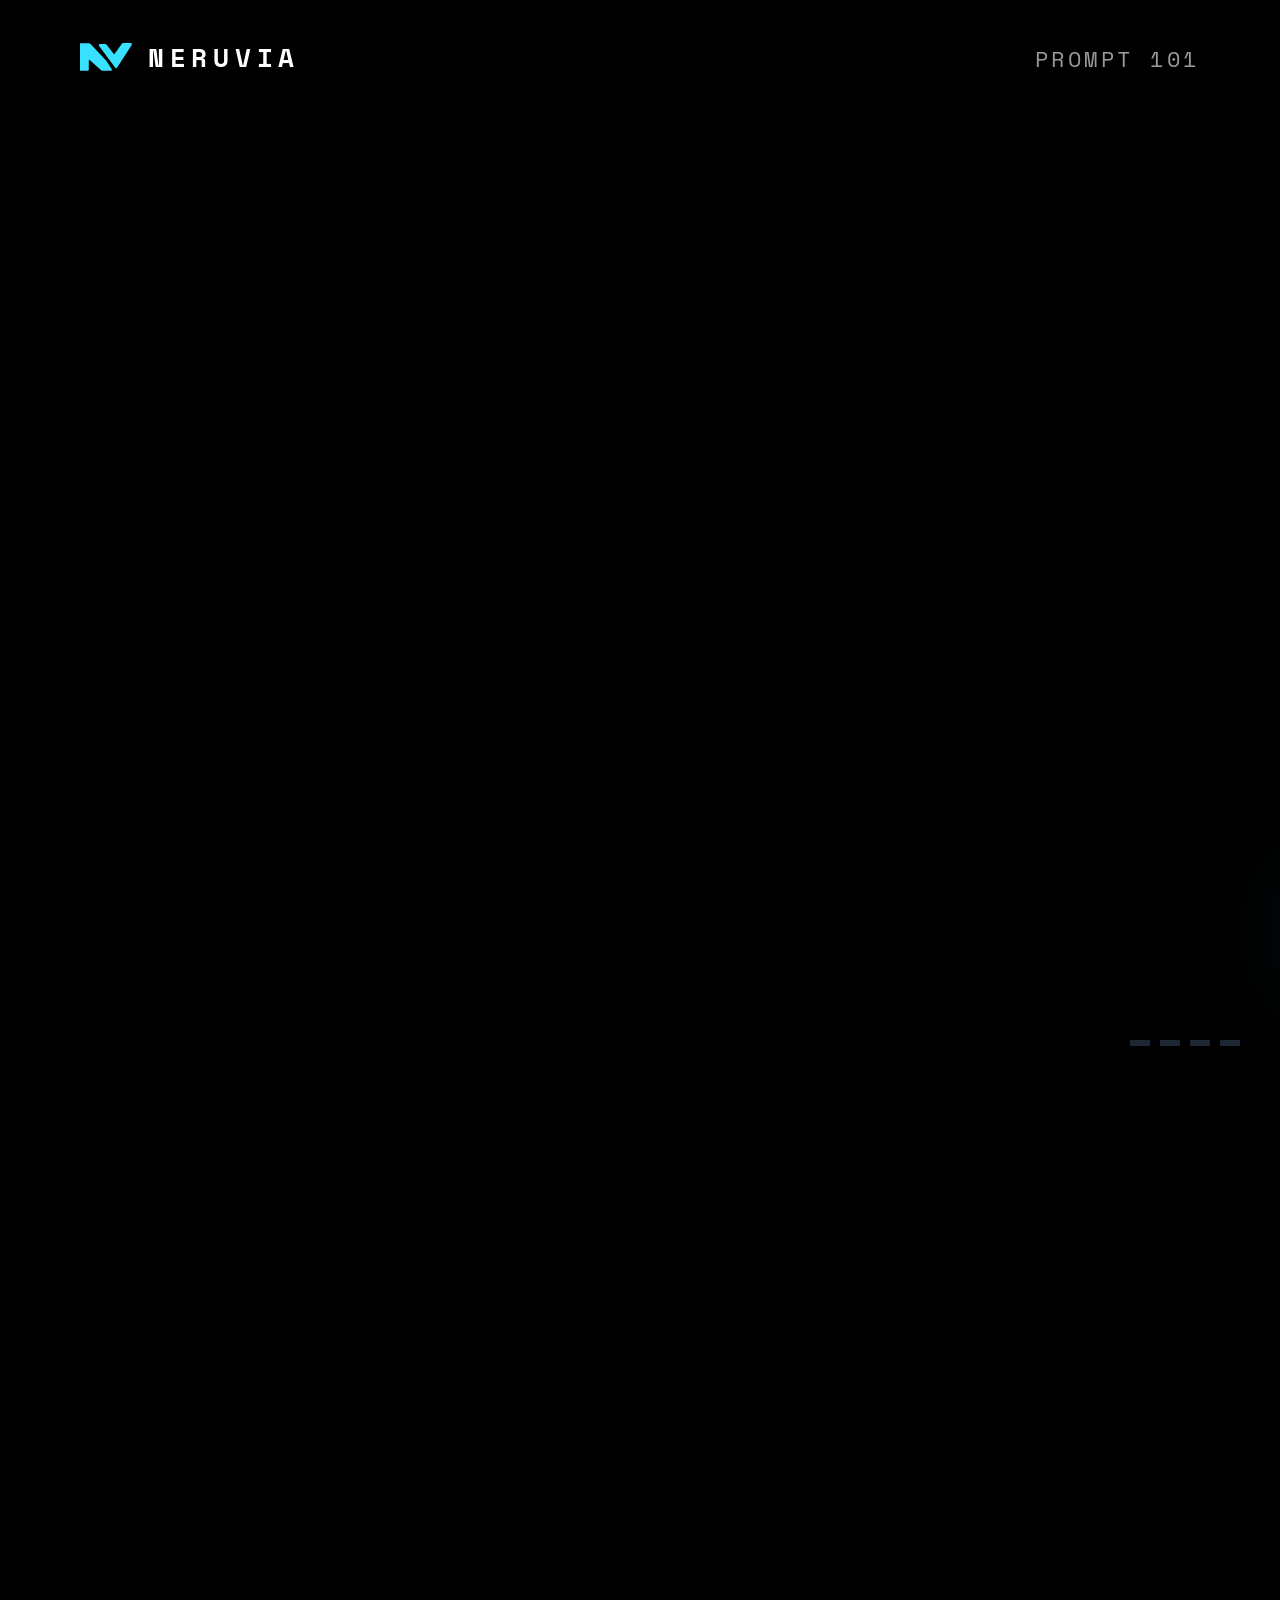
<file: tools/video/video-px-l.html>
<!DOCTYPE html>
<html lang="id"><head><meta charset="utf-8">
<meta name="robots" content="noindex, nofollow">
<style>
@font-face{font-family:'SG';font-weight:300 700;src:url(../../assets/fonts/SpaceGrotesk-latin.woff2) format('woff2')}
@font-face{font-family:'SM';font-weight:400;src:url(../../assets/fonts/SpaceMono-400-latin.woff2) format('woff2')}
@font-face{font-family:'SM';font-weight:700;src:url(../../assets/fonts/SpaceMono-700-latin.woff2) format('woff2')}
:root{--ink:#080808;--paper:#F2F2F0;--cyan:#38E1FF;--card:#141414;--coral:#FF8A80;--mint:#5BE49B}
*{box-sizing:border-box;margin:0;padding:0}
html,body{width:1920px;height:1080px;overflow:hidden;background:#000;font-family:'SG',sans-serif;-webkit-font-smoothing:antialiased}
.scene{position:absolute;inset:0;display:none;overflow:hidden}
.dark{background:var(--ink);color:#fff}
.light{background:var(--paper);color:var(--ink)}
.brand{position:absolute;top:96px;left:80px;display:flex;align-items:center;gap:16px;font:700 26px 'SM';letter-spacing:.22em;z-index:5}
.brand svg{height:30px;width:52px}
.dark .brand{color:#fff}.dark .brand svg{color:var(--cyan)}
.light .brand{color:var(--ink)}
.tagline{position:absolute;top:100px;right:80px;font:400 22px 'SM';letter-spacing:.16em;text-transform:uppercase;opacity:.6;z-index:5}
.prog{position:absolute;top:0;left:0;height:10px;background:var(--cyan);z-index:20;box-shadow:0 0 18px var(--cyan)}
.cap{position:absolute;left:90px;right:90px;bottom:430px;text-align:center;z-index:10}
.cap span{display:inline;font:600 44px/1.45 'SG';padding:6px 14px;-webkit-box-decoration-break:clone;box-decoration-break:clone;border-radius:10px}
.dark .cap span{background:rgba(255,255,255,.08);color:#fff}
.light .cap span{background:rgba(8,8,8,.86);color:#fff}
.big{font-weight:700;letter-spacing:-.045em;line-height:.95}
.hl{display:inline-block;background:var(--cyan);color:var(--ink);padding:0 22px 6px;border-radius:12px}
.mono{font-family:'SM';letter-spacing:.18em;text-transform:uppercase}
.lbl{display:inline-flex;align-items:center;gap:14px;font:700 28px 'SM';letter-spacing:.2em;text-transform:uppercase}
.lbl::before{content:"";width:16px;height:16px;background:currentColor}
.card{background:var(--card);border:1px solid #262626;border-radius:36px;padding:44px 48px;box-shadow:0 40px 90px -40px rgba(0,0,0,.8)}
.card .who{font:700 24px 'SM';letter-spacing:.18em;text-transform:uppercase;color:#8A8A8A;margin-bottom:22px}
.card .txt{font:500 46px/1.4 'SG';color:#fff}
.chip{display:inline-block;font:700 36px 'SG';border:3px solid var(--coral);color:var(--coral);border-radius:999px;padding:14px 30px;margin:0 14px 18px 0}
.neru{position:absolute}
.neru img{width:100%;display:block;filter:drop-shadow(0 30px 40px rgba(0,0,0,.35))}
.cur{display:inline-block;width:.5em;height:1em;background:var(--cyan);vertical-align:-4px;margin-left:4px}
.pl{font:700 30px 'SM';letter-spacing:.14em;color:#6A6A6A;margin-bottom:10px;text-transform:uppercase}
.pline{font:500 40px/1.38 'SG';color:#6A6A6A;padding:18px 0;border-top:1px solid #262626}
.pline.on{color:#fff}.pline.on .pl{color:var(--cyan)}
.sq{width:150px;height:150px;border-radius:28px;border:3px solid var(--ink);display:flex;align-items:center;justify-content:center;font:700 64px 'SG'}
.sq.f{background:var(--ink);color:var(--cyan)}
.mail{background:#fff;border-radius:36px;padding:52px 56px;box-shadow:0 50px 100px -40px rgba(8,8,8,.45);border:1px solid #E2E2DE}
.mail .sub{font:700 34px 'SG';padding-bottom:22px;border-bottom:1px solid #E7E7E4;margin-bottom:26px}
.mail p{font:400 36px/1.5 'SG';color:#222;margin-bottom:16px}
.ok{display:inline-flex;align-items:center;gap:14px;background:var(--ink);color:var(--mint);font:700 28px 'SM';letter-spacing:.18em;padding:16px 26px;border-radius:999px}
.f-row{display:flex;align-items:center;gap:24px;margin:16px 0}
.f-box{font:700 92px 'SG';letter-spacing:-.04em;border:3px solid #fff;border-radius:24px;padding:4px 30px 14px}
.f-plus{font:700 80px 'SG';color:var(--cyan)}
.btn{display:inline-flex;align-items:center;gap:18px;background:var(--cyan);color:var(--ink);font:700 48px 'SG';padding:30px 56px;border-radius:999px;box-shadow:0 0 50px rgba(56,225,255,.55)}
.cap{display:none!important}
.mail{padding:40px 48px!important}.mail .sub{font-size:30px!important;padding-bottom:16px!important;margin-bottom:18px!important}.mail p{font-size:31px!important;margin-bottom:10px!important}
.f-box{font-size:80px!important}.f-row{margin:10px 0!important}
.pline:not(.on){padding:10px 0}.pline:not(.on) .pl{font-size:22px;margin-bottom:2px}
.pline:not(.on)>div:last-child{font-size:28px;white-space:nowrap;overflow:hidden;text-overflow:ellipsis}
.pline.on>div:last-child{font-size:38px}
#px{position:absolute;inset:0;z-index:30;pointer-events:none}
#spr,#desk{position:absolute;top:1196px;height:300px;image-rendering:pixelated}
#spr{left:230px;width:280px}#desk{left:500px;width:360px}
.floor{position:absolute;left:0;right:0;top:1492px;height:6px;background:repeating-linear-gradient(90deg,var(--fl,#1c2733) 0 20px,transparent 20px 30px)}
.pglow{position:absolute;left:150px;top:1120px;width:780px;height:440px;border-radius:50%;background:radial-gradient(closest-side,rgba(56,225,255,.12),rgba(56,225,255,0))}
.dlg{position:absolute;left:80px;right:80px;top:990px;height:176px;background:#0c1117;border:6px solid var(--cyan);
 box-shadow:0 0 0 6px #0c1117,0 0 0 12px #1c2733,0 0 40px rgba(56,225,255,.22)}
.dlg .tag{position:absolute;left:28px;top:-34px;background:var(--cyan);color:#06090c;font:700 30px 'PX';letter-spacing:.06em;padding:6px 16px 8px}
.dlg .dt{position:absolute;left:36px;right:36px;top:28px;font:600 40px/1.4 'SG';color:#fff}
.dlg .nx{position:absolute;right:24px;bottom:14px;border-left:13px solid transparent;border-right:13px solid transparent;border-top:15px solid var(--cyan)}
.dlg .ptr{position:absolute;left:268px;bottom:-30px;width:30px;height:24px;background:var(--cyan);clip-path:polygon(0 0,100% 0,50% 100%)}
@font-face{font-family:'PX';font-weight:700;src:url(../../assets/fonts/Silkscreen-700-latin.woff2) format('woff2')}
#col{position:absolute;left:40px;top:-112px;width:1080px;height:1920px}
#col .brand,#col .tagline{display:none}
#col .scene{background:transparent!important}
body{transition:none}
.brand.L{top:38px;left:80px;color:var(--fg,#fff)}.brand.L svg{color:var(--cyan)}
.tagline.L{top:42px;right:80px;color:var(--fg,#fff)}
#spr,#desk{top:804px;height:240px}#spr{left:1264px;width:224px}#desk{left:1488px;width:288px}
.floor{top:1040px;left:1130px;right:40px}
.pglow{left:1220px;top:740px;width:620px;height:380px}
.dlg{left:1150px;right:70px;top:520px;height:236px}
.dlg .dt{font-size:38px;line-height:1.38}
.dlg .ptr{left:211px}
</style></head><body>
<div class="prog" id="prog"></div>
<svg width="0" height="0" style="position:absolute"><symbol id="nv" viewBox="7 8 133 70"><path d="M9,11 L31,11 L72.2,54.9 L85.4,75.2 L63.8,75.2 L26.5,42 L26.5,75.2 L9,75.2Z M58.3,13 L72.3,13 L94.5,41.5 L117,10.5 L136.7,10.5 L99.5,68.5Z" fill="currentColor" stroke="currentColor" stroke-width="6" stroke-linejoin="round" fill-rule="evenodd"/></symbol></svg>

<div id="col">
<!-- 1 -->
<section class="scene dark" data-d="4.61">
  <div style="position:absolute;left:80px;right:80px;top:360px">
    <div class="big" style="font-size:118px" data-in=".35" data-a="up">Jawaban AI-mu</div>
    <div class="big" style="font-size:118px;margin-top:24px" data-in=".75" data-a="up"><span class="hl">sering meleset?</span></div>
  </div>
  <div class="cap"><span>Pernah nyuruh AI, tapi jawabannya nggak sesuai harapan?</span></div>
</section>

<!-- 2 -->
<section class="scene light" data-d="4.53">
  <div style="position:absolute;left:80px;right:80px;top:230px">
    <div class="mono" style="font-size:30px;color:#666" data-in=".1" data-a="fade">// biasanya</div>
    <div class="big" style="font-size:132px;margin-top:40px" data-in=".25" data-a="up">Yang salah</div>
    <div class="big" style="font-size:132px" data-in=".55" data-a="up">bukan AI-nya.</div>
    <div class="big" style="font-size:132px;margin-top:70px" data-in="1.9" data-a="up">Tapi</div>
    <div class="big" style="font-size:150px;margin-top:16px" data-in="2.2" data-a="pop"><span class="hl">prompt-nya.</span></div>
  </div>
  <div class="cap"><span>Biasanya yang salah bukan AI-nya. Tapi prompt-nya.</span></div>
</section>

<!-- 3 -->
<section class="scene dark" data-d="3.25">
  <div style="position:absolute;left:80px;right:80px;top:400px">
    <div class="lbl" style="color:var(--coral)" data-in=".05" data-a="fade">Prompt jelek</div>
    <div class="card" style="margin-top:40px" data-in=".2" data-a="up">
      <div class="who">kamu ›</div>
      <div class="txt" style="font-size:76px;font-weight:700" data-type="Buatkan email izin." data-in=".9" data-cps="20"></div>
    </div>
  </div>
  <div class="cap"><span>Coba lihat prompt ini. Buatkan email izin.</span></div>
</section>

<!-- 4 -->
<section class="scene dark" data-d="7.0">
  <div style="position:absolute;left:80px;right:80px;top:240px">
    <div class="lbl" style="color:#8A8A8A" data-in=".05" data-a="fade">Hasil AI</div>
    <div class="card" style="margin-top:36px" data-in=".15" data-a="up">
      <div class="who">AI ›</div>
      <div class="txt" style="color:#BDBDBD">Kepada Yth. Bapak/Ibu,<br>Saya mohon izin tidak masuk.<br>Terima kasih.</div>
    </div>
    <div class="big" style="font-size:96px;margin-top:70px" data-in=".9" data-a="up">Terlalu umum.</div>
    <div style="margin-top:44px">
      <span class="chip" data-in="2.6" data-a="pop">Ke siapa?</span>
      <span class="chip" data-in="3.3" data-a="pop">Kenapa?</span>
      <span class="chip" data-in="4.0" data-a="pop">Berapa lama?</span>
    </div>
  </div>
  <div class="cap"><span>Hasilnya terlalu umum. AI nggak tahu izin ke siapa, kenapa, dan untuk berapa lama.</span></div>
</section>

<!-- 5 -->
<section class="scene light" data-d="3.07">
  <div style="position:absolute;left:80px;right:80px;top:320px">
    <div class="big" style="font-size:120px" data-in=".1" data-a="up">Perbaiki pakai</div>
    <div class="big" style="font-size:190px;margin-top:20px" data-in=".4" data-a="pop"><span class="hl">4 bagian</span></div>
    <div style="display:flex;gap:28px;margin-top:90px">
      <div class="sq" data-in=".9" data-a="pop">1</div><div class="sq" data-in="1.1" data-a="pop">2</div><div class="sq" data-in="1.3" data-a="pop">3</div><div class="sq" data-in="1.5" data-a="pop">4</div>
    </div>
  </div>
  <div class="cap"><span>Sekarang kita perbaiki pakai empat bagian.</span></div>
</section>

<!-- 6-9: prompt bertumbuh -->
<section class="scene dark" data-d="5.04" data-step="1"></section>
<section class="scene dark" data-d="4.61" data-step="2"></section>
<section class="scene dark" data-d="4.70" data-step="3"></section>
<section class="scene dark" data-d="4.35" data-step="4"></section>

<!-- 10 -->
<section class="scene light" data-d="5.29">
  <div style="position:absolute;left:70px;right:70px;top:220px">
    <div style="display:flex;justify-content:space-between;align-items:center">
      <div class="lbl" style="color:#555" data-in=".05" data-a="fade">Hasil AI</div>
      <div class="ok" data-in="2.4" data-a="pop">✓ SIAP KIRIM</div>
    </div>
    <div class="mail" style="margin-top:36px" data-in=".15" data-a="up">
      <div class="sub">Subjek: Izin tidak masuk kerja, Jumat</div>
      <p>Selamat sore, Bu Rina.</p>
      <p>Saya izin tidak masuk kerja besok, Jumat, karena ada urusan keluarga.</p>
      <p>Pekerjaan hari itu sudah saya titipkan ke Dimas.</p>
      <p>Terima kasih atas pengertiannya.</p>
      <p style="margin:0">Salam,<br>Andi</p>
    </div>
  </div>
  <div class="cap"><span>Hasilnya? Email yang jelas, sopan, dan siap kirim.</span></div>
</section>

<!-- 11 -->
<section class="scene dark" data-d="5.72">
  <div style="position:absolute;left:80px;right:80px;top:250px">
    <div class="mono" style="font-size:30px;color:var(--cyan)" data-in=".05" data-a="fade">// ingat rumusnya</div>
    <div style="margin-top:50px">
      <div class="f-row" data-in=".9" data-a="up"><div class="f-box">PERAN</div></div>
      <div class="f-row" data-in="1.5" data-a="up"><div class="f-plus">+</div><div class="f-box">TUGAS</div></div>
      <div class="f-row" data-in="2.1" data-a="up"><div class="f-plus">+</div><div class="f-box">KONTEKS</div></div>
      <div class="f-row" data-in="2.7" data-a="up"><div class="f-plus">+</div><div class="f-box" style="background:var(--cyan);color:var(--ink);border-color:var(--cyan)">FORMAT</div></div>
    </div>
  </div>
  <div class="cap"><span>Ingat rumusnya. Peran, tugas, konteks, format.</span></div>
</section>

<!-- 12 -->
<section class="scene light" data-d="6.83">
  <div style="position:absolute;left:80px;right:80px;top:300px;text-align:center">
    <div class="big" style="font-size:96px" data-in=".4" data-a="up">Belajar AI dari nol,</div>
    <div class="big" style="font-size:96px;margin-top:10px" data-in=".8" data-a="up">tanpa harus jago</div>
    <div class="big" style="font-size:96px;margin-top:10px" data-in="1.1" data-a="up">teknologi.</div>
    <div style="margin-top:56px;display:flex;justify-content:center;align-items:center;gap:22px" data-in="2.6" data-a="pop">
      <svg style="height:64px;width:112px;color:var(--ink)"><use href="#nv"/></svg>
      <span style="font:700 76px 'SG';letter-spacing:-.04em">NERUVIA</span>
    </div>
    <div style="margin-top:46px" data-in="3.4" data-a="pop"><span class="btn">Daftar gratis · link di bio</span></div>
  </div>
  <div class="cap"><span>Belajar AI dari nol, tanpa harus jago teknologi. Bareng Neru, di NERUVIA.</span></div>
</section>

</div>
<div id="px"><div class="pglow" id="pglow"></div><div class="floor" id="floor"></div>
<canvas id="desk" width="72" height="60"></canvas><canvas id="spr" width="56" height="60"></canvas>
<div class="brand L"><svg><use href="#nv"/></svg>NERUVIA</div><div class="tagline L">Prompt 101</div>
<div class="dlg" id="dlg"><div class="tag">NERU</div><div class="dt" id="dt"></div><div class="nx" id="nx"></div><div class="ptr"></div></div></div>
<script>
const LINES=[
 ['01','Peran','Kamu asisten penulis email kantor.'],
 ['02','Tugas','Tulis email izin tidak masuk kerja.'],
 ['03','Konteks','Untuk atasanku, Bu Rina. Besok, Jumat, aku ada urusan keluarga. Pekerjaanku sudah kutitipkan ke Dimas.'],
 ['04','Format','Bahasa sopan, maksimal 5 kalimat.']];
const CAPS=['Satu, peran. Kasih tahu AI harus jadi siapa.','Dua, tugas. Jelaskan apa yang harus dikerjakan.','Tiga, konteks. Ceritakan detail yang cuma kamu tahu.','Empat, format. Tentukan bentuk hasilnya.'];
const HINT=['Kasih tahu AI harus jadi siapa.','Jelaskan apa yang harus dikerjakan.','Ceritakan detail yang cuma kamu tahu.','Tentukan bentuk hasilnya.'];
document.querySelectorAll('[data-step]').forEach(sc=>{
  const n=+sc.dataset.step, L=LINES[n-1];
  let h=`<div style="position:absolute;left:80px;right:80px;top:210px">
   <div style="display:flex;align-items:baseline;gap:30px" data-in=".0" data-a="up">
     <div class="big" style="font-size:132px;color:transparent;-webkit-text-stroke:3px var(--cyan)">${L[0]}</div>
     <div class="big" style="font-size:104px">${L[1]}</div></div>
   <div class="mono" style="font-size:28px;color:#9A9A9A;margin-top:20px" data-in=".35" data-a="fade">${HINT[n-1]}</div>
   <div class="card" style="margin-top:36px;padding-top:26px;padding-bottom:26px" data-in=".1" data-a="fade">
     <div class="who" style="margin-bottom:6px">prompt kamu</div>`;
  for(let i=0;i<n;i++){
    const on=i===n-1;
    h+=`<div class="pline ${on?'on':''}"><div class="pl">${LINES[i][1]}</div><div ${on?`data-type="${LINES[i][2]}" data-in=".7" data-cps="30"`:''}>${on?'':LINES[i][2]}</div></div>`;
  }
  h+=`</div></div><div class="cap"><span>${CAPS[n-1]}</span></div>`;
  sc.innerHTML=h;
  sc.insertAdjacentHTML('afterbegin','');
});
// brand + tagline on every scene
document.querySelectorAll('.scene').forEach(sc=>{
  sc.insertAdjacentHTML('afterbegin',`<div class="brand"><svg><use href="#nv"/></svg>NERUVIA</div><div class="tagline">Prompt 101</div>`);
});
const scenes=[...document.querySelectorAll('.scene')];
const durs=scenes.map(s=>+s.dataset.d);
const total=durs.reduce((a,b)=>a+b,0);
const ease=p=>1-Math.pow(1-p,3);
const back=p=>{const c=1.70158,c3=c+1;return 1+c3*Math.pow(p-1,3)+c*Math.pow(p-1,2)};
const clamp=(v,a,b)=>Math.max(a,Math.min(b,v));
window.TOTAL=total; window.DURS=durs;
window.render=function(t){
  let acc=0,idx=0;
  for(;idx<scenes.length-1;idx++){ if(t<acc+durs[idx]) break; acc+=durs[idx]; }
  const lt=t-acc;
  scenes.forEach((s,i)=>s.style.display=i===idx?'block':'none');
  const sc=scenes[idx];
  document.getElementById('prog').style.width=(clamp(t/total,0,1)*1080)+'px';
  sc.querySelectorAll('[data-in]').forEach(el=>{
    const a=el.dataset.a, st=+el.dataset.in;
    if(el.dataset.type!==undefined){
      const cps=+(el.dataset.cps||25), full=el.dataset.type;
      const n=clamp(Math.floor((lt-st)*cps),0,full.length);
      el.innerHTML=full.slice(0,n)+(n<full.length||Math.floor(lt*2)%2===0?'<span class="cur"></span>':'');
      return;
    }
    const p=clamp((lt-st)/0.45,0,1);
    if(a==='up'){el.style.opacity=ease(p);el.style.transform=`translateY(${(1-ease(p))*70}px)`}
    else if(a==='pop'){el.style.opacity=clamp(p*2,0,1);el.style.transform=`scale(${0.7+0.3*back(p)})`;el.style.transformOrigin=el.style.transformOrigin||'50% 50%'}
    else {el.style.opacity=ease(p)}
  });
  // halus: sedikit zoom pada tiap adegan
  sc.style.transform=`scale(${1.035-0.035*ease(clamp(lt/0.5,0,1))})`;
};
render(0);
</script>
<script src="env.js"></script>
<script>window.LAND=1</script>
<script src="px.js"></script>
</body></html>
</file>
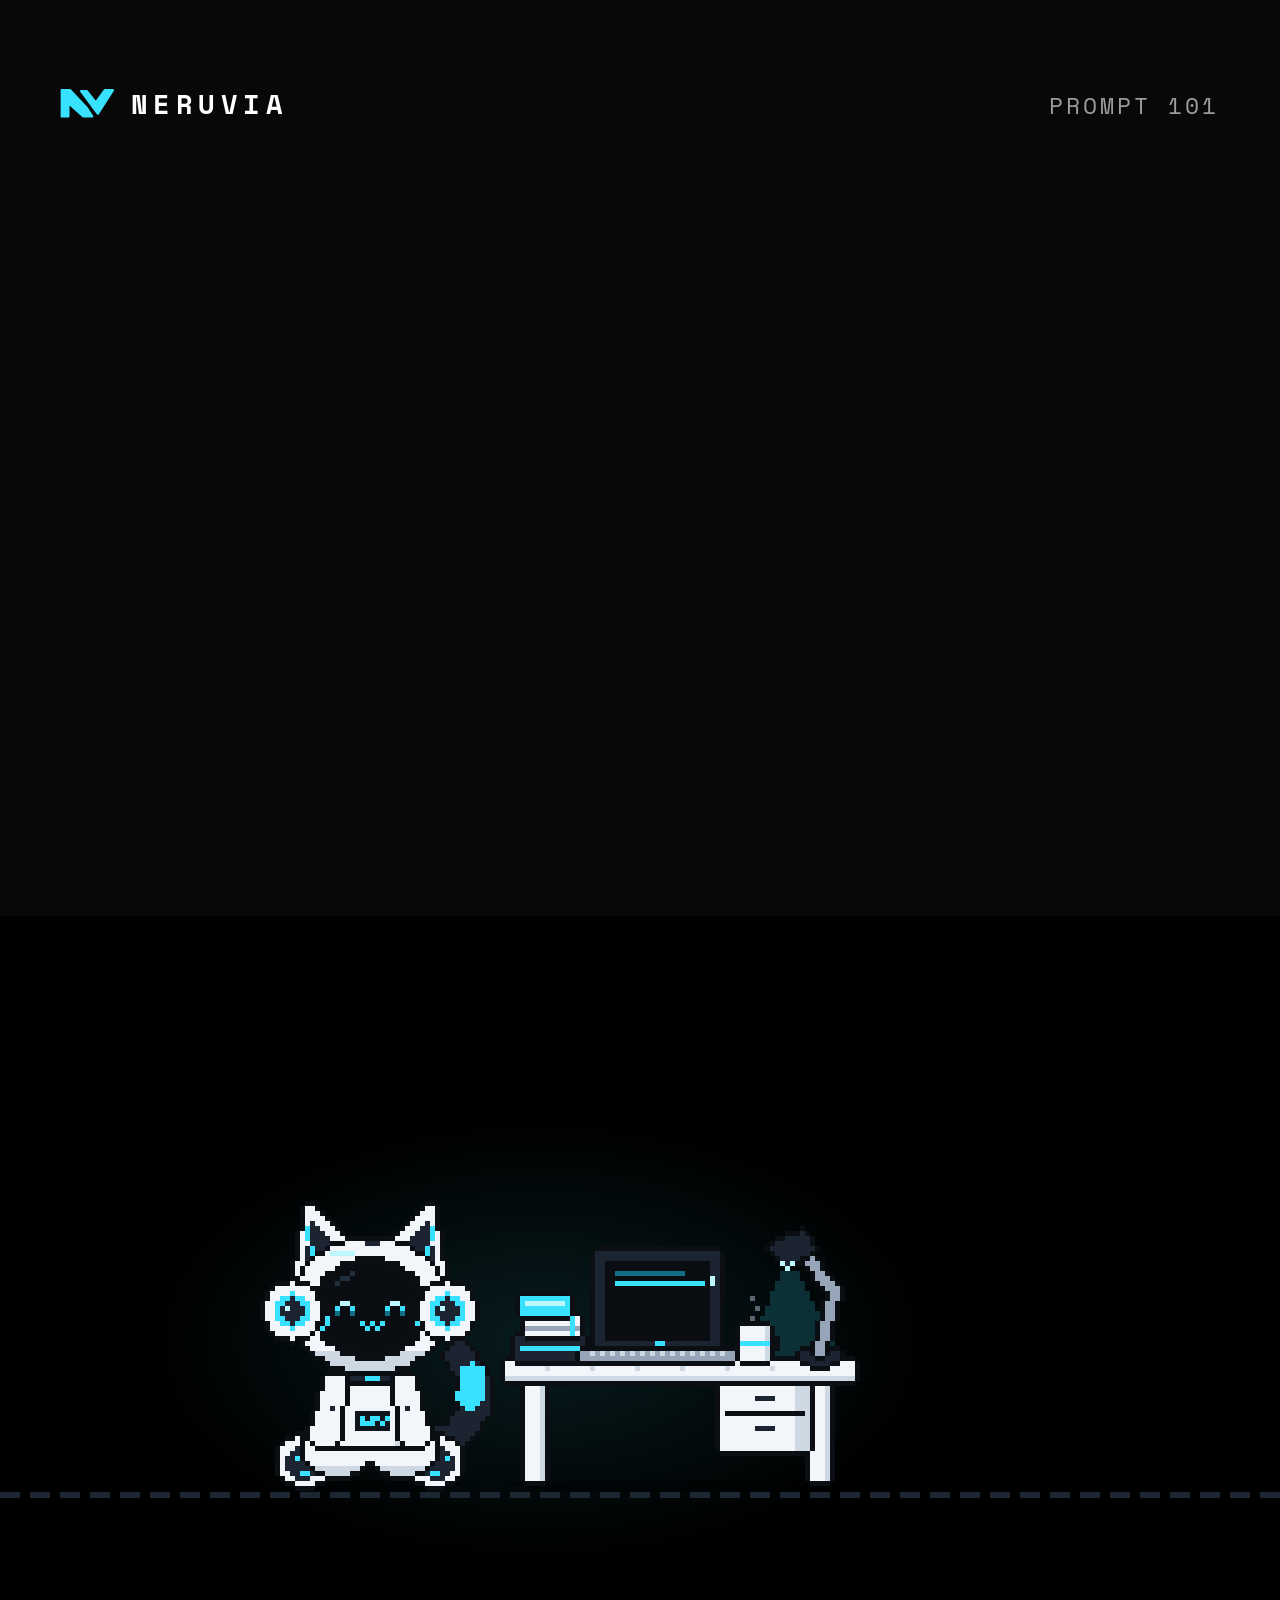
<file: tools/video/video-px.html>
<!DOCTYPE html>
<html lang="id"><head><meta charset="utf-8">
<meta name="robots" content="noindex, nofollow">
<style>
@font-face{font-family:'SG';font-weight:300 700;src:url(../../assets/fonts/SpaceGrotesk-latin.woff2) format('woff2')}
@font-face{font-family:'SM';font-weight:400;src:url(../../assets/fonts/SpaceMono-400-latin.woff2) format('woff2')}
@font-face{font-family:'SM';font-weight:700;src:url(../../assets/fonts/SpaceMono-700-latin.woff2) format('woff2')}
:root{--ink:#080808;--paper:#F2F2F0;--cyan:#38E1FF;--card:#141414;--coral:#FF8A80;--mint:#5BE49B}
*{box-sizing:border-box;margin:0;padding:0}
html,body{width:1080px;height:1920px;overflow:hidden;background:#000;font-family:'SG',sans-serif;-webkit-font-smoothing:antialiased}
.scene{position:absolute;inset:0;display:none;overflow:hidden}
.dark{background:var(--ink);color:#fff}
.light{background:var(--paper);color:var(--ink)}
.brand{position:absolute;top:96px;left:80px;display:flex;align-items:center;gap:16px;font:700 26px 'SM';letter-spacing:.22em;z-index:5}
.brand svg{height:30px;width:52px}
.dark .brand{color:#fff}.dark .brand svg{color:var(--cyan)}
.light .brand{color:var(--ink)}
.tagline{position:absolute;top:100px;right:80px;font:400 22px 'SM';letter-spacing:.16em;text-transform:uppercase;opacity:.6;z-index:5}
.prog{position:absolute;top:0;left:0;height:10px;background:var(--cyan);z-index:20;box-shadow:0 0 18px var(--cyan)}
.cap{position:absolute;left:90px;right:90px;bottom:430px;text-align:center;z-index:10}
.cap span{display:inline;font:600 44px/1.45 'SG';padding:6px 14px;-webkit-box-decoration-break:clone;box-decoration-break:clone;border-radius:10px}
.dark .cap span{background:rgba(255,255,255,.08);color:#fff}
.light .cap span{background:rgba(8,8,8,.86);color:#fff}
.big{font-weight:700;letter-spacing:-.045em;line-height:.95}
.hl{display:inline-block;background:var(--cyan);color:var(--ink);padding:0 22px 6px;border-radius:12px}
.mono{font-family:'SM';letter-spacing:.18em;text-transform:uppercase}
.lbl{display:inline-flex;align-items:center;gap:14px;font:700 28px 'SM';letter-spacing:.2em;text-transform:uppercase}
.lbl::before{content:"";width:16px;height:16px;background:currentColor}
.card{background:var(--card);border:1px solid #262626;border-radius:36px;padding:44px 48px;box-shadow:0 40px 90px -40px rgba(0,0,0,.8)}
.card .who{font:700 24px 'SM';letter-spacing:.18em;text-transform:uppercase;color:#8A8A8A;margin-bottom:22px}
.card .txt{font:500 46px/1.4 'SG';color:#fff}
.chip{display:inline-block;font:700 36px 'SG';border:3px solid var(--coral);color:var(--coral);border-radius:999px;padding:14px 30px;margin:0 14px 18px 0}
.neru{position:absolute}
.neru img{width:100%;display:block;filter:drop-shadow(0 30px 40px rgba(0,0,0,.35))}
.cur{display:inline-block;width:.5em;height:1em;background:var(--cyan);vertical-align:-4px;margin-left:4px}
.pl{font:700 30px 'SM';letter-spacing:.14em;color:#6A6A6A;margin-bottom:10px;text-transform:uppercase}
.pline{font:500 40px/1.38 'SG';color:#6A6A6A;padding:18px 0;border-top:1px solid #262626}
.pline.on{color:#fff}.pline.on .pl{color:var(--cyan)}
.sq{width:150px;height:150px;border-radius:28px;border:3px solid var(--ink);display:flex;align-items:center;justify-content:center;font:700 64px 'SG'}
.sq.f{background:var(--ink);color:var(--cyan)}
.mail{background:#fff;border-radius:36px;padding:52px 56px;box-shadow:0 50px 100px -40px rgba(8,8,8,.45);border:1px solid #E2E2DE}
.mail .sub{font:700 34px 'SG';padding-bottom:22px;border-bottom:1px solid #E7E7E4;margin-bottom:26px}
.mail p{font:400 36px/1.5 'SG';color:#222;margin-bottom:16px}
.ok{display:inline-flex;align-items:center;gap:14px;background:var(--ink);color:var(--mint);font:700 28px 'SM';letter-spacing:.18em;padding:16px 26px;border-radius:999px}
.f-row{display:flex;align-items:center;gap:24px;margin:16px 0}
.f-box{font:700 92px 'SG';letter-spacing:-.04em;border:3px solid #fff;border-radius:24px;padding:4px 30px 14px}
.f-plus{font:700 80px 'SG';color:var(--cyan)}
.btn{display:inline-flex;align-items:center;gap:18px;background:var(--cyan);color:var(--ink);font:700 48px 'SG';padding:30px 56px;border-radius:999px;box-shadow:0 0 50px rgba(56,225,255,.55)}
.cap{display:none!important}
.mail{padding:40px 48px!important}.mail .sub{font-size:30px!important;padding-bottom:16px!important;margin-bottom:18px!important}.mail p{font-size:31px!important;margin-bottom:10px!important}
.f-box{font-size:80px!important}.f-row{margin:10px 0!important}
.pline:not(.on){padding:10px 0}.pline:not(.on) .pl{font-size:22px;margin-bottom:2px}
.pline:not(.on)>div:last-child{font-size:28px;white-space:nowrap;overflow:hidden;text-overflow:ellipsis}
.pline.on>div:last-child{font-size:38px}
#px{position:absolute;inset:0;z-index:30;pointer-events:none}
#spr,#desk{position:absolute;top:1196px;height:300px;image-rendering:pixelated}
#spr{left:230px;width:280px}#desk{left:500px;width:360px}
.floor{position:absolute;left:0;right:0;top:1492px;height:6px;background:repeating-linear-gradient(90deg,var(--fl,#1c2733) 0 20px,transparent 20px 30px)}
.pglow{position:absolute;left:150px;top:1120px;width:780px;height:440px;border-radius:50%;background:radial-gradient(closest-side,rgba(56,225,255,.12),rgba(56,225,255,0))}
.dlg{position:absolute;left:80px;right:80px;top:990px;height:176px;background:#0c1117;border:6px solid var(--cyan);
 box-shadow:0 0 0 6px #0c1117,0 0 0 12px #1c2733,0 0 40px rgba(56,225,255,.22)}
.dlg .tag{position:absolute;left:28px;top:-34px;background:var(--cyan);color:#06090c;font:700 30px 'PX';letter-spacing:.06em;padding:6px 16px 8px}
.dlg .dt{position:absolute;left:36px;right:36px;top:28px;font:600 40px/1.4 'SG';color:#fff}
.dlg .nx{position:absolute;right:24px;bottom:14px;border-left:13px solid transparent;border-right:13px solid transparent;border-top:15px solid var(--cyan)}
.dlg .ptr{position:absolute;left:268px;bottom:-30px;width:30px;height:24px;background:var(--cyan);clip-path:polygon(0 0,100% 0,50% 100%)}
@font-face{font-family:'PX';font-weight:700;src:url(../../assets/fonts/Silkscreen-700-latin.woff2) format('woff2')}
</style></head><body>
<div class="prog" id="prog"></div>
<svg width="0" height="0" style="position:absolute"><symbol id="nv" viewBox="7 8 133 70"><path d="M9,11 L31,11 L72.2,54.9 L85.4,75.2 L63.8,75.2 L26.5,42 L26.5,75.2 L9,75.2Z M58.3,13 L72.3,13 L94.5,41.5 L117,10.5 L136.7,10.5 L99.5,68.5Z" fill="currentColor" stroke="currentColor" stroke-width="6" stroke-linejoin="round" fill-rule="evenodd"/></symbol></svg>

<!-- 1 -->
<section class="scene dark" data-d="4.61">
  <div style="position:absolute;left:80px;right:80px;top:360px">
    <div class="big" style="font-size:118px" data-in=".35" data-a="up">Jawaban AI-mu</div>
    <div class="big" style="font-size:118px;margin-top:24px" data-in=".75" data-a="up"><span class="hl">sering meleset?</span></div>
  </div>
  <div class="cap"><span>Pernah nyuruh AI, tapi jawabannya nggak sesuai harapan?</span></div>
</section>

<!-- 2 -->
<section class="scene light" data-d="4.53">
  <div style="position:absolute;left:80px;right:80px;top:230px">
    <div class="mono" style="font-size:30px;color:#666" data-in=".1" data-a="fade">// biasanya</div>
    <div class="big" style="font-size:132px;margin-top:40px" data-in=".25" data-a="up">Yang salah</div>
    <div class="big" style="font-size:132px" data-in=".55" data-a="up">bukan AI-nya.</div>
    <div class="big" style="font-size:132px;margin-top:70px" data-in="1.9" data-a="up">Tapi</div>
    <div class="big" style="font-size:150px;margin-top:16px" data-in="2.2" data-a="pop"><span class="hl">prompt-nya.</span></div>
  </div>
  <div class="cap"><span>Biasanya yang salah bukan AI-nya. Tapi prompt-nya.</span></div>
</section>

<!-- 3 -->
<section class="scene dark" data-d="3.25">
  <div style="position:absolute;left:80px;right:80px;top:400px">
    <div class="lbl" style="color:var(--coral)" data-in=".05" data-a="fade">Prompt jelek</div>
    <div class="card" style="margin-top:40px" data-in=".2" data-a="up">
      <div class="who">kamu ›</div>
      <div class="txt" style="font-size:76px;font-weight:700" data-type="Buatkan email izin." data-in=".9" data-cps="20"></div>
    </div>
  </div>
  <div class="cap"><span>Coba lihat prompt ini. Buatkan email izin.</span></div>
</section>

<!-- 4 -->
<section class="scene dark" data-d="7.0">
  <div style="position:absolute;left:80px;right:80px;top:240px">
    <div class="lbl" style="color:#8A8A8A" data-in=".05" data-a="fade">Hasil AI</div>
    <div class="card" style="margin-top:36px" data-in=".15" data-a="up">
      <div class="who">AI ›</div>
      <div class="txt" style="color:#BDBDBD">Kepada Yth. Bapak/Ibu,<br>Saya mohon izin tidak masuk.<br>Terima kasih.</div>
    </div>
    <div class="big" style="font-size:96px;margin-top:70px" data-in=".9" data-a="up">Terlalu umum.</div>
    <div style="margin-top:44px">
      <span class="chip" data-in="2.6" data-a="pop">Ke siapa?</span>
      <span class="chip" data-in="3.3" data-a="pop">Kenapa?</span>
      <span class="chip" data-in="4.0" data-a="pop">Berapa lama?</span>
    </div>
  </div>
  <div class="cap"><span>Hasilnya terlalu umum. AI nggak tahu izin ke siapa, kenapa, dan untuk berapa lama.</span></div>
</section>

<!-- 5 -->
<section class="scene light" data-d="3.07">
  <div style="position:absolute;left:80px;right:80px;top:320px">
    <div class="big" style="font-size:120px" data-in=".1" data-a="up">Perbaiki pakai</div>
    <div class="big" style="font-size:190px;margin-top:20px" data-in=".4" data-a="pop"><span class="hl">4 bagian</span></div>
    <div style="display:flex;gap:28px;margin-top:90px">
      <div class="sq" data-in=".9" data-a="pop">1</div><div class="sq" data-in="1.1" data-a="pop">2</div><div class="sq" data-in="1.3" data-a="pop">3</div><div class="sq" data-in="1.5" data-a="pop">4</div>
    </div>
  </div>
  <div class="cap"><span>Sekarang kita perbaiki pakai empat bagian.</span></div>
</section>

<!-- 6-9: prompt bertumbuh -->
<section class="scene dark" data-d="5.04" data-step="1"></section>
<section class="scene dark" data-d="4.61" data-step="2"></section>
<section class="scene dark" data-d="4.70" data-step="3"></section>
<section class="scene dark" data-d="4.35" data-step="4"></section>

<!-- 10 -->
<section class="scene light" data-d="5.29">
  <div style="position:absolute;left:70px;right:70px;top:220px">
    <div style="display:flex;justify-content:space-between;align-items:center">
      <div class="lbl" style="color:#555" data-in=".05" data-a="fade">Hasil AI</div>
      <div class="ok" data-in="2.4" data-a="pop">✓ SIAP KIRIM</div>
    </div>
    <div class="mail" style="margin-top:36px" data-in=".15" data-a="up">
      <div class="sub">Subjek: Izin tidak masuk kerja, Jumat</div>
      <p>Selamat sore, Bu Rina.</p>
      <p>Saya izin tidak masuk kerja besok, Jumat, karena ada urusan keluarga.</p>
      <p>Pekerjaan hari itu sudah saya titipkan ke Dimas.</p>
      <p>Terima kasih atas pengertiannya.</p>
      <p style="margin:0">Salam,<br>Andi</p>
    </div>
  </div>
  <div class="cap"><span>Hasilnya? Email yang jelas, sopan, dan siap kirim.</span></div>
</section>

<!-- 11 -->
<section class="scene dark" data-d="5.72">
  <div style="position:absolute;left:80px;right:80px;top:250px">
    <div class="mono" style="font-size:30px;color:var(--cyan)" data-in=".05" data-a="fade">// ingat rumusnya</div>
    <div style="margin-top:50px">
      <div class="f-row" data-in=".9" data-a="up"><div class="f-box">PERAN</div></div>
      <div class="f-row" data-in="1.5" data-a="up"><div class="f-plus">+</div><div class="f-box">TUGAS</div></div>
      <div class="f-row" data-in="2.1" data-a="up"><div class="f-plus">+</div><div class="f-box">KONTEKS</div></div>
      <div class="f-row" data-in="2.7" data-a="up"><div class="f-plus">+</div><div class="f-box" style="background:var(--cyan);color:var(--ink);border-color:var(--cyan)">FORMAT</div></div>
    </div>
  </div>
  <div class="cap"><span>Ingat rumusnya. Peran, tugas, konteks, format.</span></div>
</section>

<!-- 12 -->
<section class="scene light" data-d="6.83">
  <div style="position:absolute;left:80px;right:80px;top:300px;text-align:center">
    <div class="big" style="font-size:96px" data-in=".4" data-a="up">Belajar AI dari nol,</div>
    <div class="big" style="font-size:96px;margin-top:10px" data-in=".8" data-a="up">tanpa harus jago</div>
    <div class="big" style="font-size:96px;margin-top:10px" data-in="1.1" data-a="up">teknologi.</div>
    <div style="margin-top:56px;display:flex;justify-content:center;align-items:center;gap:22px" data-in="2.6" data-a="pop">
      <svg style="height:64px;width:112px;color:var(--ink)"><use href="#nv"/></svg>
      <span style="font:700 76px 'SG';letter-spacing:-.04em">NERUVIA</span>
    </div>
    <div style="margin-top:46px" data-in="3.4" data-a="pop"><span class="btn">Daftar gratis · link di bio</span></div>
  </div>
  <div class="cap"><span>Belajar AI dari nol, tanpa harus jago teknologi. Bareng Neru, di NERUVIA.</span></div>
</section>

<div id="px"><div class="pglow" id="pglow"></div><div class="floor" id="floor"></div>
<canvas id="desk" width="72" height="60"></canvas><canvas id="spr" width="56" height="60"></canvas>
<div class="dlg" id="dlg"><div class="tag">NERU</div><div class="dt" id="dt"></div><div class="nx" id="nx"></div><div class="ptr"></div></div></div>
<script>
const LINES=[
 ['01','Peran','Kamu asisten penulis email kantor.'],
 ['02','Tugas','Tulis email izin tidak masuk kerja.'],
 ['03','Konteks','Untuk atasanku, Bu Rina. Besok, Jumat, aku ada urusan keluarga. Pekerjaanku sudah kutitipkan ke Dimas.'],
 ['04','Format','Bahasa sopan, maksimal 5 kalimat.']];
const CAPS=['Satu, peran. Kasih tahu AI harus jadi siapa.','Dua, tugas. Jelaskan apa yang harus dikerjakan.','Tiga, konteks. Ceritakan detail yang cuma kamu tahu.','Empat, format. Tentukan bentuk hasilnya.'];
const HINT=['Kasih tahu AI harus jadi siapa.','Jelaskan apa yang harus dikerjakan.','Ceritakan detail yang cuma kamu tahu.','Tentukan bentuk hasilnya.'];
document.querySelectorAll('[data-step]').forEach(sc=>{
  const n=+sc.dataset.step, L=LINES[n-1];
  let h=`<div style="position:absolute;left:80px;right:80px;top:210px">
   <div style="display:flex;align-items:baseline;gap:30px" data-in=".0" data-a="up">
     <div class="big" style="font-size:132px;color:transparent;-webkit-text-stroke:3px var(--cyan)">${L[0]}</div>
     <div class="big" style="font-size:104px">${L[1]}</div></div>
   <div class="mono" style="font-size:28px;color:#9A9A9A;margin-top:20px" data-in=".35" data-a="fade">${HINT[n-1]}</div>
   <div class="card" style="margin-top:36px;padding-top:26px;padding-bottom:26px" data-in=".1" data-a="fade">
     <div class="who" style="margin-bottom:6px">prompt kamu</div>`;
  for(let i=0;i<n;i++){
    const on=i===n-1;
    h+=`<div class="pline ${on?'on':''}"><div class="pl">${LINES[i][1]}</div><div ${on?`data-type="${LINES[i][2]}" data-in=".7" data-cps="30"`:''}>${on?'':LINES[i][2]}</div></div>`;
  }
  h+=`</div></div><div class="cap"><span>${CAPS[n-1]}</span></div>`;
  sc.innerHTML=h;
  sc.insertAdjacentHTML('afterbegin','');
});
// brand + tagline on every scene
document.querySelectorAll('.scene').forEach(sc=>{
  sc.insertAdjacentHTML('afterbegin',`<div class="brand"><svg><use href="#nv"/></svg>NERUVIA</div><div class="tagline">Prompt 101</div>`);
});
const scenes=[...document.querySelectorAll('.scene')];
const durs=scenes.map(s=>+s.dataset.d);
const total=durs.reduce((a,b)=>a+b,0);
const ease=p=>1-Math.pow(1-p,3);
const back=p=>{const c=1.70158,c3=c+1;return 1+c3*Math.pow(p-1,3)+c*Math.pow(p-1,2)};
const clamp=(v,a,b)=>Math.max(a,Math.min(b,v));
window.TOTAL=total; window.DURS=durs;
window.render=function(t){
  let acc=0,idx=0;
  for(;idx<scenes.length-1;idx++){ if(t<acc+durs[idx]) break; acc+=durs[idx]; }
  const lt=t-acc;
  scenes.forEach((s,i)=>s.style.display=i===idx?'block':'none');
  const sc=scenes[idx];
  document.getElementById('prog').style.width=(clamp(t/total,0,1)*1080)+'px';
  sc.querySelectorAll('[data-in]').forEach(el=>{
    const a=el.dataset.a, st=+el.dataset.in;
    if(el.dataset.type!==undefined){
      const cps=+(el.dataset.cps||25), full=el.dataset.type;
      const n=clamp(Math.floor((lt-st)*cps),0,full.length);
      el.innerHTML=full.slice(0,n)+(n<full.length||Math.floor(lt*2)%2===0?'<span class="cur"></span>':'');
      return;
    }
    const p=clamp((lt-st)/0.45,0,1);
    if(a==='up'){el.style.opacity=ease(p);el.style.transform=`translateY(${(1-ease(p))*70}px)`}
    else if(a==='pop'){el.style.opacity=clamp(p*2,0,1);el.style.transform=`scale(${0.7+0.3*back(p)})`;el.style.transformOrigin=el.style.transformOrigin||'50% 50%'}
    else {el.style.opacity=ease(p)}
  });
  // halus: sedikit zoom pada tiap adegan
  sc.style.transform=`scale(${1.035-0.035*ease(clamp(lt/0.5,0,1))})`;
};
render(0);
</script>
<script src="env.js"></script>
<script src="px.js"></script>
</body></html>
</file>
<file: belajar/ruang.css>
@font-face{font-family:'Space Grotesk';font-weight:300 700;font-style:normal;font-display:swap;src:url(../assets/fonts/SpaceGrotesk-latin.woff2) format('woff2')}
@font-face{font-family:'Space Mono';font-weight:400;font-style:normal;font-display:swap;src:url(../assets/fonts/SpaceMono-400-latin.woff2) format('woff2')}
@font-face{font-family:'Silkscreen';font-weight:400;font-style:normal;font-display:swap;src:url(../assets/fonts/Silkscreen-400-latin.woff2) format('woff2')}
:root{--ink:#080808;--bg:#fff;--card:#F2F2F0;--line:#D9D9D6;--muted:#666;--cyan:#38E1FF;--ok:#1B7F4B;--bad:#C62828;
  --f-main:'Space Grotesk',system-ui,-apple-system,'Segoe UI',Roboto,sans-serif;--f-mono:'Space Mono',ui-monospace,Menlo,Consolas,monospace;--f-pixel:'Silkscreen','Courier New',monospace;
  --ease:cubic-bezier(.16,1,.3,1)}
*,*::before,*::after{box-sizing:border-box;margin:0;padding:0}
html{-webkit-text-size-adjust:100%}
body{font-family:var(--f-main);background:var(--bg);color:var(--ink);line-height:1.55;-webkit-font-smoothing:antialiased;min-height:100vh}
a{color:inherit}
:focus-visible{outline:3px solid var(--ink);outline-offset:3px;border-radius:8px}
.skip{position:absolute;left:-999px;top:8px;background:var(--ink);color:#fff;padding:10px 16px;border-radius:10px;z-index:20}.skip:focus{left:8px}
header{position:sticky;top:0;z-index:10;background:rgba(255,255,255,.92);backdrop-filter:blur(10px);border-bottom:1px solid var(--line)}
.bar{max-width:1120px;margin:0 auto;padding:14px clamp(20px,5vw,40px);display:flex;justify-content:space-between;align-items:center;gap:16px}
.brand{display:flex;align-items:center;gap:10px;min-height:44px;text-decoration:none;font-family:var(--f-mono);letter-spacing:.2em;font-size:14px}
.brand svg{height:18px;width:auto}
.back{display:inline-flex;align-items:center;min-height:44px;font-size:15px;text-decoration:none;border:1px solid var(--line);border-radius:999px;padding:8px 16px;color:var(--muted)}
.back:hover{border-color:var(--ink);color:var(--ink)}
main{max-width:1120px;margin:0 auto;padding:clamp(40px,6vw,72px) clamp(20px,5vw,40px) 96px}
.eyebrow{font-family:var(--f-mono);font-size:13px;letter-spacing:.14em;text-transform:uppercase;color:var(--ink)}
.eyebrow::before{content:"";display:inline-block;width:9px;height:9px;background:var(--cyan);margin-right:10px;vertical-align:baseline}
h1{font-size:clamp(38px,6vw,68px);line-height:1.02;letter-spacing:-.035em;margin:14px 0 16px;max-width:16ch}
.lead{font-size:18px;color:var(--muted);max-width:58ch}
.note{margin-top:20px;display:inline-block;font-size:14px;color:var(--muted);border:1px dashed var(--line);border-radius:12px;padding:10px 14px}
</file>
<file: admin/admin.css>
[hidden]{display:none!important}
.sr{position:absolute;width:1px;height:1px;margin:-1px;padding:0;overflow:hidden;clip:rect(0 0 0 0);white-space:nowrap;border:0}
.login{margin-top:32px;max-width:420px;display:grid;gap:10px;background:var(--card);border:1px solid var(--line);border-radius:24px;padding:26px}
.login label{font-family:var(--f-mono);font-size:12px;letter-spacing:.12em;text-transform:uppercase;color:var(--muted)}
.login input{height:48px;border-radius:12px;border:1px solid var(--line);background:#fff;color:var(--ink);padding:0 14px;font:400 16px var(--f-main)}
.login input:focus-visible{outline:3px solid var(--ink);outline-offset:2px;border-color:var(--ink)}
.f{cursor:pointer;font:500 15px var(--f-main);height:44px;padding:0 18px;border-radius:999px;border:1px solid var(--line);background:#fff;color:var(--ink)}
.f:hover{border-color:var(--ink)}
.f:focus-visible{outline:3px solid var(--ink);outline-offset:2px}
.f.solid{margin-top:8px;background:var(--ink);color:#fff;border-color:var(--ink)}
.f[disabled]{opacity:.55;cursor:not-allowed}
.msg{min-height:22px;font-size:15px;color:var(--muted)}
.msg.err{color:var(--bad)}
.msg.ok{color:var(--ok)}
.head{display:flex;justify-content:space-between;align-items:flex-start;gap:16px;flex-wrap:wrap}
.stats{margin:32px 0 8px;display:grid;grid-template-columns:repeat(auto-fill,minmax(200px,1fr));gap:12px}
.stat{background:var(--card);border:1px solid var(--line);border-radius:20px;padding:18px 20px}
.stat b{display:block;font-family:var(--f-pixel);font-size:clamp(22px,3vw,32px);font-weight:400;color:var(--ink);line-height:1.2}
.stat span{font-size:14px;color:var(--muted)}
.blok{margin-top:28px;background:var(--card);border:1px solid var(--line);border-radius:24px;padding:22px}
.blok h2{font-size:20px;line-height:1.25;letter-spacing:-.01em}
.sub{font-size:14px;color:var(--muted);margin-top:2px}
.chart{margin-top:14px}
.chart svg{display:block;width:100%;height:auto}
.chart .bar{fill:var(--ink)}
.chart .bar.ini{fill:var(--cyan);stroke:var(--ink);stroke-width:1}
.chart .nol{fill:var(--line)}
.chart text{font:400 16px var(--f-mono);fill:var(--ink)}
.chart text.tgl{fill:var(--muted)}
.rows{list-style:none;margin:14px 0 0;padding:0;display:grid;gap:10px}
.rows li{display:grid;grid-template-columns:minmax(110px,180px) 1fr auto;gap:12px;align-items:center;font-size:15px}
.rows svg{display:block;width:100%;height:10px}
.rows .bg{fill:#fff;stroke:var(--line)}
.rows .fg{fill:var(--ink)}
.rows b{font-family:var(--f-mono);font-weight:700;min-width:2ch;text-align:right}
.tw{margin-top:14px;overflow-x:auto}
table{width:100%;border-collapse:collapse;font-size:14px}
th,td{text-align:left;padding:9px 10px;border-bottom:1px solid var(--line);white-space:nowrap}
th{font-family:var(--f-mono);font-size:11px;letter-spacing:.12em;text-transform:uppercase;color:var(--muted);font-weight:400}
td.kosong{color:var(--muted);white-space:normal}
.next{margin-top:28px;display:grid;grid-template-columns:repeat(auto-fill,minmax(260px,1fr));gap:12px}
.soon{border:1px dashed var(--line);border-radius:20px;padding:18px 20px}
.soon h2{font-size:18px;line-height:1.25;letter-spacing:-.01em;margin-bottom:6px}
.soon p{font-size:14px;color:var(--muted)}
@media (max-width:520px){.rows li{grid-template-columns:1fr auto}.rows svg{grid-column:1/-1;grid-row:2}}
.editor{margin-top:18px;display:grid;gap:10px}
.editor label,.unggah label{font-family:var(--f-mono);font-size:12px;letter-spacing:.12em;text-transform:uppercase;color:var(--muted)}
.editor input,.editor textarea,.unggah input[type=file]{width:100%;border-radius:12px;border:1px solid var(--line);background:#fff;color:var(--ink);padding:10px 14px;font:400 16px var(--f-main)}
.editor input{height:46px}
.editor textarea{resize:vertical;line-height:1.5}
.editor input:focus-visible,.editor textarea:focus-visible,.unggah input:focus-visible{outline:3px solid var(--ink);outline-offset:2px;border-color:var(--ink)}
.editor input[readonly]{background:var(--card);color:var(--muted)}
.editor fieldset{border:1px solid var(--line);border-radius:16px;padding:14px 16px;display:grid;gap:8px;margin:0;min-width:0;background:#fff}
.editor legend{padding:0 6px;font-weight:700}
.bagian{display:grid;gap:8px;border-top:1px dashed var(--line);padding-top:10px}
.bagian:first-child{border-top:0;padding-top:0}
.aksi{display:flex;flex-wrap:wrap;gap:10px;margin-top:6px}
.aksi .f.solid{margin-top:0}
.galat{margin:0;padding-left:20px;color:var(--bad);font-size:14px;display:grid;gap:4px}
.galat:empty{display:none}
.daftar .item{display:flex;justify-content:space-between;align-items:center;gap:12px;flex-wrap:wrap;padding:8px 0;border-bottom:1px solid var(--line);font-family:var(--f-mono);font-size:13px;word-break:break-all}
.daftar .kosong{display:block;color:var(--muted);font-size:14px}
.aksi-kecil{display:flex;gap:8px}
.aksi-kecil .f{height:36px;font-size:14px;padding:0 14px}
.unggah{display:grid;gap:10px;margin-top:14px;max-width:520px}
progress{display:block;width:100%;max-width:520px;height:10px;margin-top:10px;accent-color:var(--ink)}
#v-putar{display:block;width:100%;max-width:720px;margin-top:14px;border-radius:16px;background:#000}
code{font-family:var(--f-mono);font-size:.9em}
.editor .f,.unggah .f{justify-self:start}
</file>
